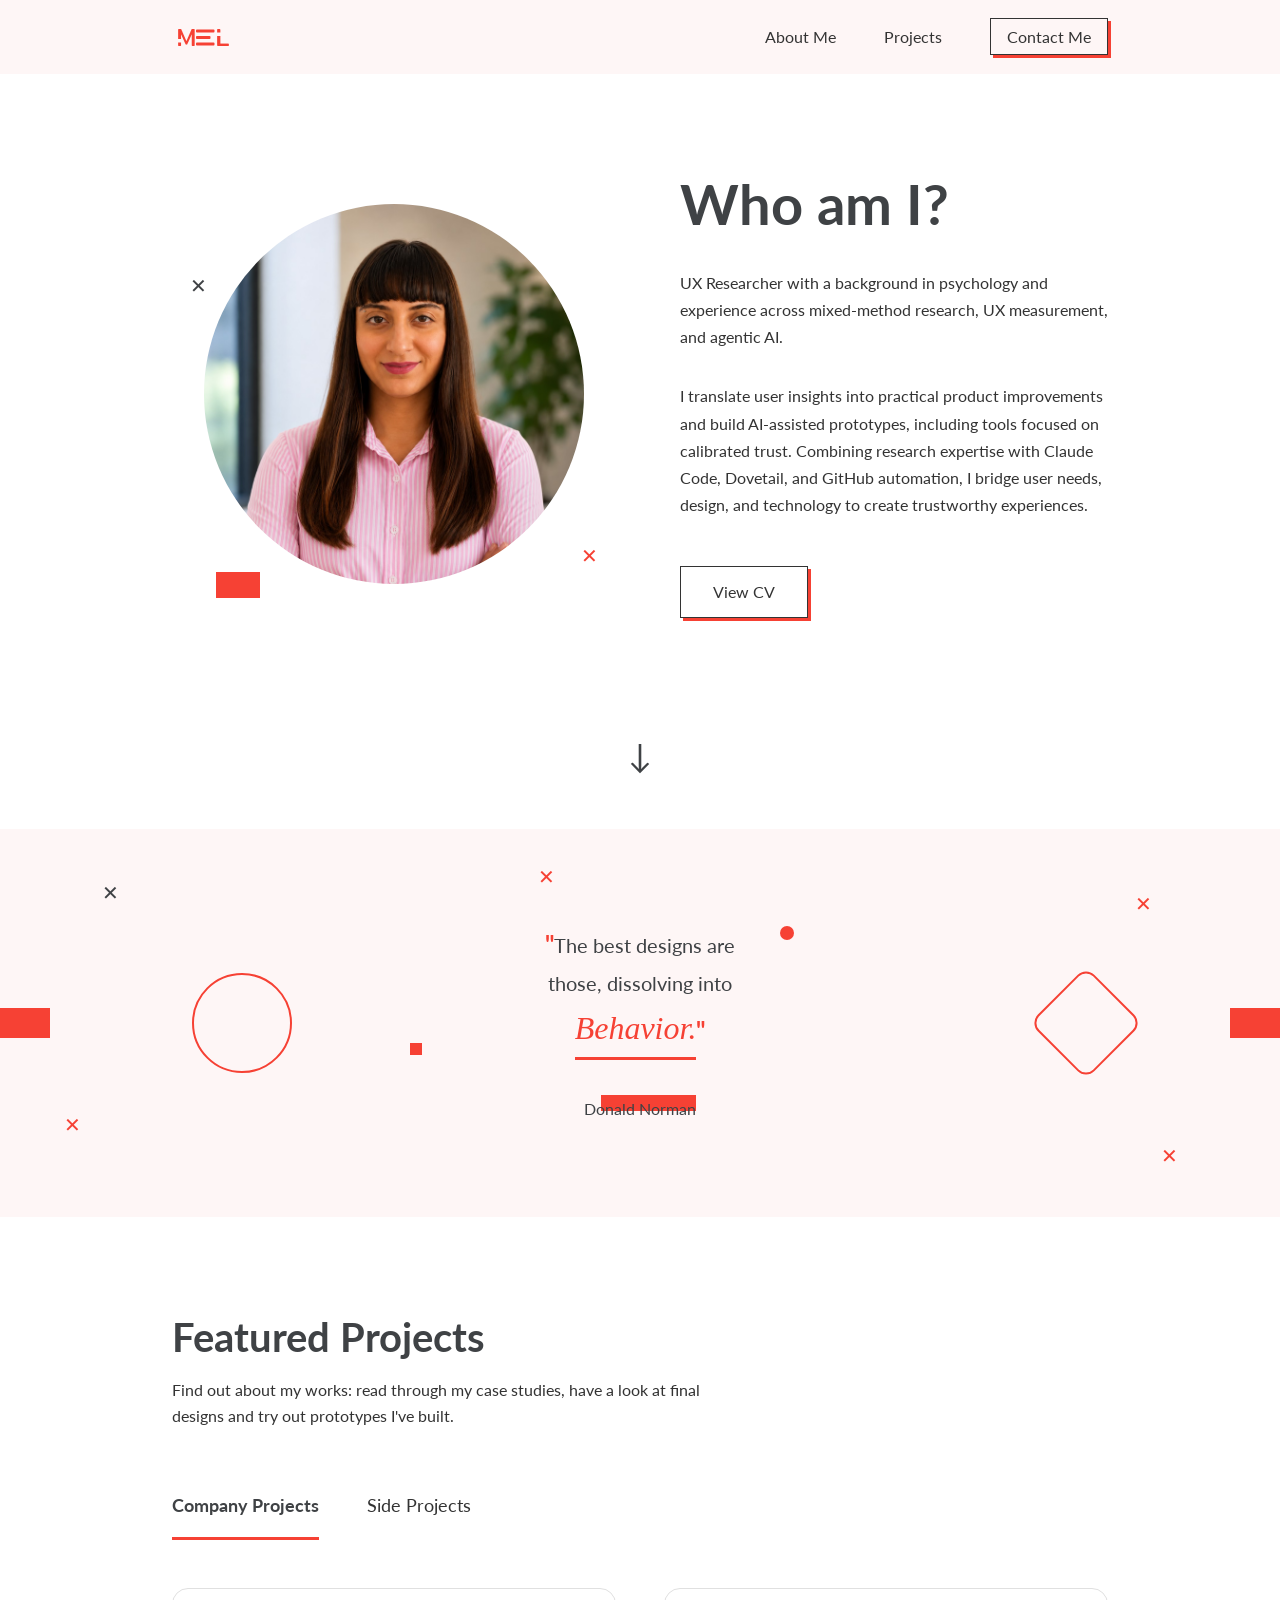
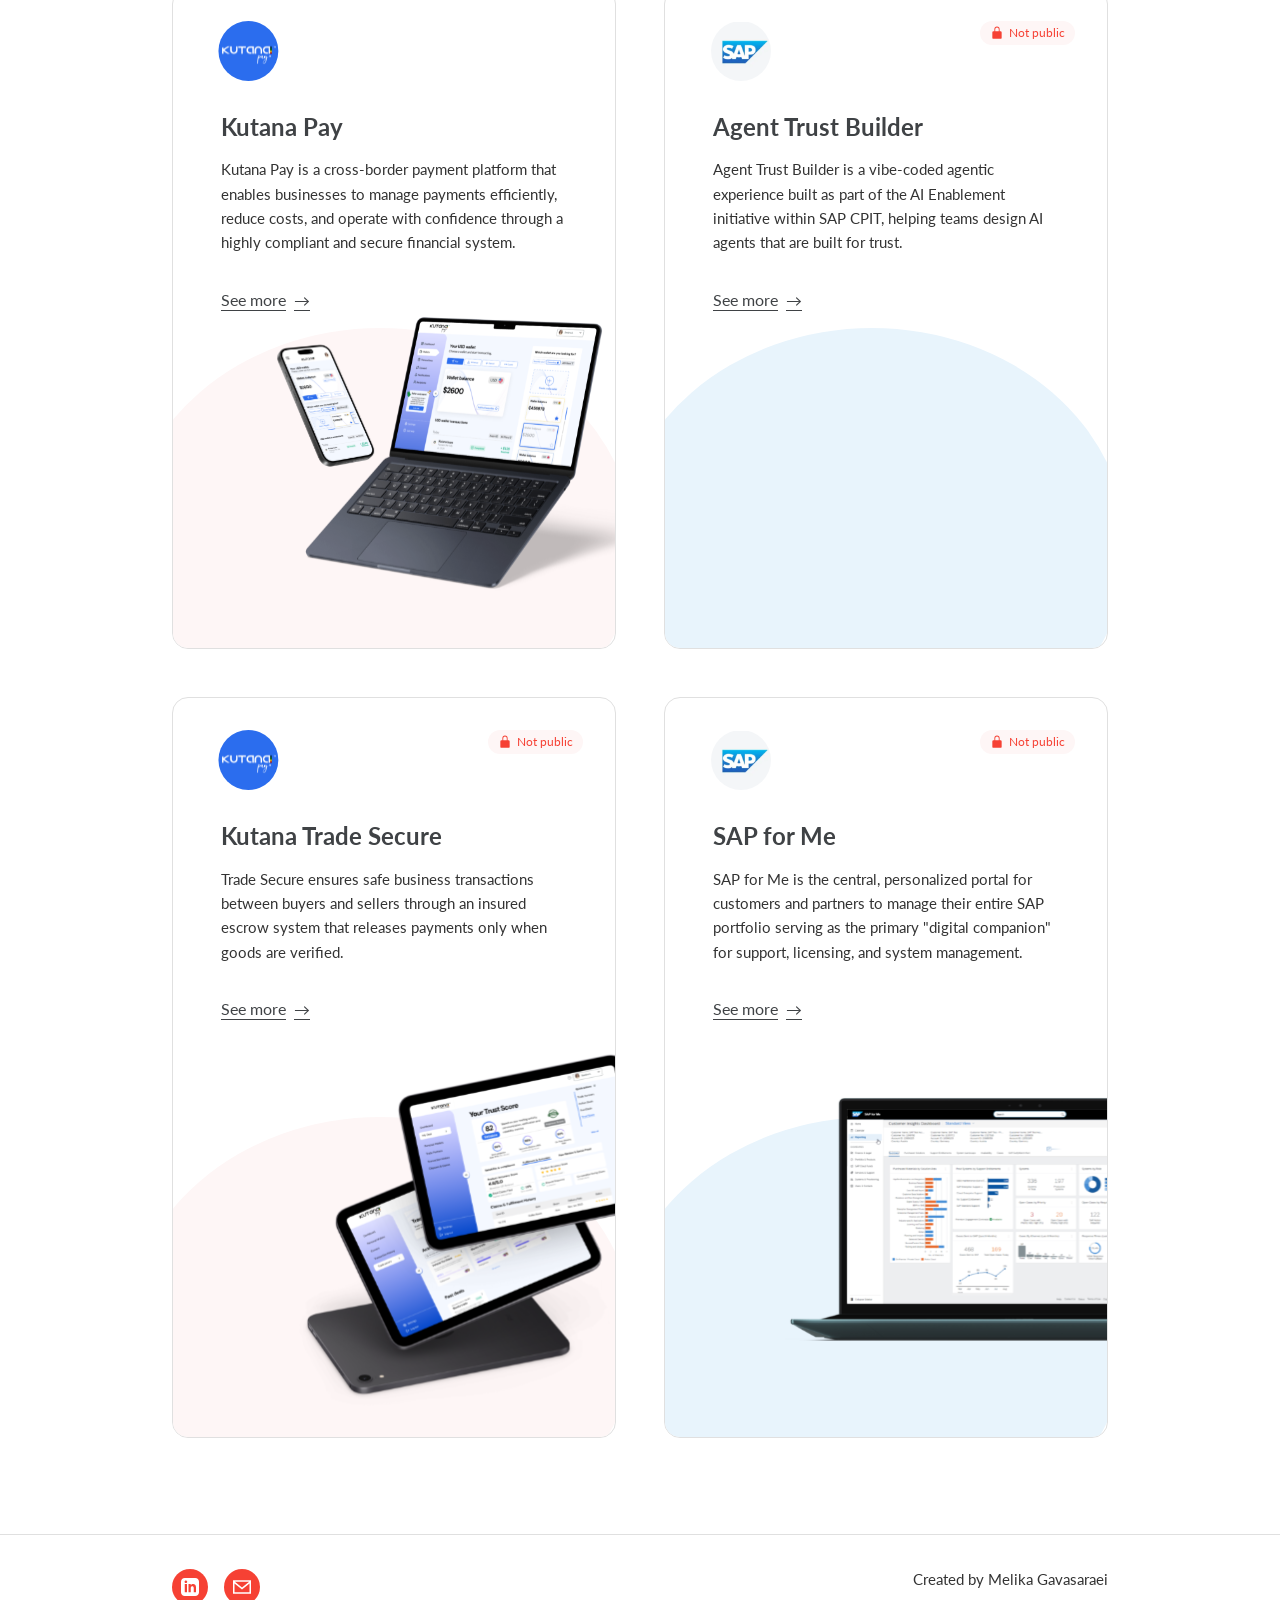
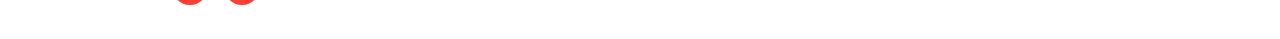
<file: index.html>
<!DOCTYPE html>
<html lang="en">

<head>
    <meta charset="UTF-8">
    <meta name="viewport" content="width=device-width, initial-scale=1.0">
    <meta name="description" content="Melika Gavasaraei: UX Researcher with a background in psychology and experience
across mixed-method research, UX measurement, and agentic AI">
    <meta name="keywords"
        content="Melika Gavasaraei, UI/UX Design, Portfolio, Web Design, Mobile Design, User Experience">
    <meta name="author" content="Your Name">

    <!-- Open Graph Meta Tags -->
    <meta property="og:title" content="Melika Gavasaraei: UI/UX Researcher & Designer Portfolio">
    <meta property="og:description" content="UX Researcher with a background in psychology and experience
across mixed-method research, UX measurement, and agentic AI">
    <meta property="og:type" content="website">
    <meta property="og:url" content="https://melikamzg.github.io/melika-portfolio/">

    <title>Melika Gavasaraei - UX Researcher with a background in psychology and experience
        across mixed-method research, UX measurement, and agentic AI</title>

    <!-- Google Fonts -->
    <link rel="preconnect" href="https://fonts.googleapis.com">
    <link rel="preconnect" href="https://fonts.gstatic.com" crossorigin>
    <link href="https://fonts.googleapis.com/css2?family=Lato:wght@300;400;700&display=swap" rel="stylesheet">

    <!-- Stylesheets -->
    <link rel="stylesheet" href="css/reset.css">
    <link rel="stylesheet" href="css/style.css">
</head>

<body>
    <!-- Navigation -->
    <nav class="nav">
        <div class="container nav__container">
            <a href="index.html" class="nav__logo">
                <img src="assets/home/logo.png" alt="MEL logo">
            </a>

            <div class="nav__toggle" id="navToggle" aria-label="Toggle navigation">
                <span class="nav__toggle-bar"></span>
                <span class="nav__toggle-bar"></span>
                <span class="nav__toggle-bar"></span>
            </div>

            <ul class="nav__menu" id="navMenu">
                <li><a href="#about" class="nav__link">About Me</a></li>
                <li><a href="#projects" class="nav__link">Projects</a></li>
                <li><a href="contact.html" class="nav__link nav__cta">Contact Me</a></li>
            </ul>
        </div>
    </nav>

    <!-- Hero Section -->
    <section class="hero" id="about">
        <div class="container">
            <div class="hero__content">
                <div class="hero__image-wrapper">
                    <div class="hero__image">
                        <img src="assets/home/me.png" alt="Melika - UX Designer" loading="lazy">
                    </div>
                    <span class="hero__decoration hero__decoration--x-left">✕</span>
                    <span class="hero__decoration hero__decoration--x-right">✕</span>
                    <span class="hero__decoration hero__decoration--square"></span>
                </div>
                <div class="hero__text">
                    <h1>Who am I?</h1>
                    <p>UX Researcher with a background in psychology and experience
                        across mixed-method research, UX measurement, and agentic AI. </p>
                    <p>
                        I translate user insights into practical product improvements and build
                        AI-assisted prototypes, including tools focused on calibrated trust.
                        Combining research expertise with Claude Code, Dovetail, and
                        GitHub automation, I bridge user needs, design, and technology to
                        create trustworthy experiences.</p>
                    <a href="assets/cv.pdf" target="_blank" class="btn btn--outline">View CV</a>
                </div>
            </div>
            <div class="hero__scroll-indicator">
                <span class="hero__scroll-arrow">↓</span>
            </div>
        </div>
    </section>

    <!-- Quote Section -->
    <section class="quote-section">
        <div class="quote-section__decorations">
            <span class="quote-decoration quote-decoration--x quote-decoration--x1">✕</span>
            <span class="quote-decoration quote-decoration--x quote-decoration--x2">✕</span>
            <span class="quote-decoration quote-decoration--x quote-decoration--x3">✕</span>
            <span class="quote-decoration quote-decoration--x quote-decoration--x4">✕</span>
            <span class="quote-decoration quote-decoration--x quote-decoration--x5">✕</span>
            <span class="quote-decoration quote-decoration--circle"></span>
            <span class="quote-decoration quote-decoration--diamond"></span>
            <span class="quote-decoration quote-decoration--dot"></span>
            <span class="quote-decoration quote-decoration--rect quote-decoration--rect-left"></span>
            <span class="quote-decoration quote-decoration--rect quote-decoration--rect-right"></span>
            <span class="quote-decoration quote-decoration--small-square"></span>
        </div>
        <div class="container">
            <blockquote class="quote-section__quote">
                <p class="quote-line"><span class="quote-mark">"</span>The best designs are</p>
                <p class="quote-line">those, dissolving into</p>
                <p class="quote-line"><em class="quote-highlight">Behavior.</em><span class="quote-mark">"</span></p>
                <cite>Donald Norman</cite>
            </blockquote>
        </div>
    </section>

    <!-- Projects Section -->
    <section class="projects" id="projects">
        <div class="container">
            <div class="projects__header">
                <h2>Featured Projects</h2>
                <p>Find out about my works: read through my case studies, have a look at final designs and try out
                    prototypes I've built.</p>
            </div>

            <!-- Project Tabs -->
            <div class="projects__tabs">
                <button class="tab active" data-tab="company">Company Projects</button>
                <button class="tab" data-tab="side">Side Projects</button>
            </div>

            <!-- Company Projects -->
            <div class="tab-content active" id="company">
                <div class="projects__grid">
                    <div class="project-card">
                        <div class="project-card__header">
                            <img src="assets/home/company-projects/kutana-logo.svg" alt="Kutana Pay logo"
                                class="project-card__logo project-card__logo--wide">
                        </div>
                        <div class="project-card__content">
                            <h3 class="project-card__title">Kutana Pay</h3>
                            <p class="project-card__description">Kutana Pay is a cross-border payment platform that
                                enables businesses to manage payments efficiently, reduce costs, and operate with
                                confidence through a highly compliant and secure financial system.</p>
                            <a href="projects/kutanapay.html" class="project-card__link">See more <span>→</span></a>
                        </div>
                        <div class="project-card__mockup project-card__mockup--pink">
                            <img src="assets/home/company-projects/kutanapay.svg" alt="Kutana Pay mockup"
                                loading="lazy">
                        </div>
                    </div>

                    <div class="project-card">
                        <div class="project-card__header">
                            <img src="assets/home/company-projects/sap-logo.svg" alt="SAP logo"
                                class="project-card__logo project-card__logo--wide">
                            <span class="project-card__badge">
                                <svg width="14" height="14" viewBox="0 0 24 24" fill="currentColor" aria-hidden="true">
                                    <path fill-rule="evenodd"
                                        d="M12 1a4.5 4.5 0 00-4.5 4.5V9H6a2 2 0 00-2 2v9a2 2 0 002 2h12a2 2 0 002-2v-9a2 2 0 00-2-2h-1.5V5.5A4.5 4.5 0 0012 1zm3 8V5.5a3 3 0 10-6 0V9h6z"
                                        clip-rule="evenodd" />
                                </svg>
                                Not public
                            </span>
                        </div>
                        <div class="project-card__content">
                            <h3 class="project-card__title">Agent Trust Builder</h3>
                            <p class="project-card__description">Agent Trust Builder is a vibe-coded agentic
                                experience built as part of the AI Enablement initiative within SAP CPIT, helping
                                teams design AI agents that are built for trust.</p>
                            <a href="#" class="project-card__link">See more <span>→</span></a>
                        </div>
                        <div class="project-card__mockup project-card__mockup--blue">
                        </div>
                    </div>

                    <div class="project-card">
                        <div class="project-card__header">
                            <img src="assets/home/company-projects/kutana-logo.svg" alt="Kutana logo"
                                class="project-card__logo project-card__logo--wide">
                            <span class="project-card__badge">
                                <svg width="14" height="14" viewBox="0 0 24 24" fill="currentColor" aria-hidden="true">
                                    <path fill-rule="evenodd"
                                        d="M12 1a4.5 4.5 0 00-4.5 4.5V9H6a2 2 0 00-2 2v9a2 2 0 002 2h12a2 2 0 002-2v-9a2 2 0 00-2-2h-1.5V5.5A4.5 4.5 0 0012 1zm3 8V5.5a3 3 0 10-6 0V9h6z"
                                        clip-rule="evenodd" />
                                </svg>
                                Not public
                            </span>
                        </div>
                        <div class="project-card__content">
                            <h3 class="project-card__title">Kutana Trade Secure</h3>
                            <p class="project-card__description">Trade Secure ensures safe business transactions between
                                buyers and sellers through an insured escrow system that releases payments only when
                                goods are verified.</p>
                            <a href="https://kutanapay.com/" class="project-card__link" target="_blank"
                                rel="noopener">See more <span>→</span></a>
                        </div>
                        <div class="project-card__mockup project-card__mockup--pink">
                            <img src="assets/home/company-projects/kutana-trade-secure.svg"
                                alt="Kutana Trade Secure mockup" loading="lazy">
                        </div>
                    </div>

                    <div class="project-card">
                        <div class="project-card__header">
                            <img src="assets/home/company-projects/sap-logo.svg" alt="SAP logo"
                                class="project-card__logo project-card__logo--wide">
                            <span class="project-card__badge">
                                <svg width="14" height="14" viewBox="0 0 24 24" fill="currentColor" aria-hidden="true">
                                    <path fill-rule="evenodd"
                                        d="M12 1a4.5 4.5 0 00-4.5 4.5V9H6a2 2 0 00-2 2v9a2 2 0 002 2h12a2 2 0 002-2v-9a2 2 0 00-2-2h-1.5V5.5A4.5 4.5 0 0012 1zm3 8V5.5a3 3 0 10-6 0V9h6z"
                                        clip-rule="evenodd" />
                                </svg>
                                Not public
                            </span>
                        </div>
                        <div class="project-card__content">
                            <h3 class="project-card__title">SAP for Me</h3>
                            <p class="project-card__description">SAP for Me is the central, personalized portal for
                                customers and partners to manage their entire SAP portfolio serving as the primary
                                "digital companion" for support, licensing, and system management.</p>
                            <a href="https://me.sap.com/" class="project-card__link">See more <span>→</span></a>
                        </div>
                        <div class="project-card__mockup project-card__mockup--blue">
                            <img src="assets/home/company-projects/sap-for-me.svg" alt="SAP For Me mockup"
                                loading="lazy">
                        </div>
                    </div>
                </div>
            </div>

            <!-- Side Projects -->
            <div class="tab-content" id="side">
                <div class="projects__grid projects__grid--side">
                    <!-- Tote Bag App -->
                    <div class="project-card project-card--small project-card--totebag">
                        <span class="project-card__circle project-card__circle--top"></span>
                        <div class="project-card__header">
                            <img src="assets/home/side-projects/totebag-logo.svg" alt="Totebag logo"
                                class="project-card__logo">
                        </div>
                        <div class="project-card__content">
                            <h3 class="project-card__title">Tote Bag App</h3>
                            <p class="project-card__description">AI powered shopping app designed to enhance user
                                experience by finding the perfect products that fit best with user needs.</p>
                            <a href="projects/totebag.html" class="project-card__link">See more <span>→</span></a>
                        </div>
                        <div class="project-card__mockup project-card__mockup--yellow">
                            <span class="project-card__circle project-card__circle--bottom"></span>
                            <img src="assets/home/side-projects/totebag-mockup.svg" alt="Totebag mockup" loading="lazy">
                        </div>
                    </div>

                    <!-- Gigulu Chatbot -->
                    <div class="project-card project-card--small project-card--gigulu">
                        <span class="project-card__circle project-card__circle--top"></span>
                        <div class="project-card__header">
                            <img src="assets/home/side-projects/gigulu-logo.svg" alt="Gigulu logo"
                                class="project-card__logo">
                        </div>
                        <div class="project-card__content">
                            <h3 class="project-card__title">Gigulu Chatbot</h3>
                            <p class="project-card__description">A platform which helps freelancers and clients from the
                                creative sector find their next gig or project, or the best talent with an AI assistant.
                            </p>
                            <a href="projects/gigulu.html" class="project-card__link">See more <span>→</span></a>
                        </div>
                        <div class="project-card__mockup project-card__mockup--blue-light">
                            <span class="project-card__circle project-card__circle--bottom"></span>
                            <img src="assets/home/side-projects/gigulu-mockup.svg" alt="Gigulu mockup" loading="lazy">
                        </div>
                    </div>

                    <!-- Floo Pay - Featured Horizontal Card -->
                    <div class="project-card project-card--featured">
                        <span class="project-card__circle project-card__circle--top"></span>
                        <div class="project-card__body">
                            <div class="project-card__left">
                                <div class="project-card__header">
                                    <img src="assets/home/side-projects/floopay-logo.svg" alt="Floopay logo"
                                        class="project-card__logo">
                                </div>
                                <div class="project-card__content">
                                    <h3 class="project-card__title">Floo Pay</h3>
                                    <p class="project-card__description">FlooPay is a digital financial management
                                        platform that enables users to track their income, expenses, transactions, and
                                        wallets while also providing currency conversion services.</p>
                                    <a href="projects/floopay.html" class="project-card__link">See more
                                        <span>→</span></a>
                                </div>
                            </div>
                            <div class="project-card__mockup project-card__mockup--pink">
                                <img src="assets/home/side-projects/floopay-mockup.svg" alt="Floopay mockup"
                                    loading="lazy">
                            </div>
                        </div>
                    </div>
                </div>
            </div>
        </div>
    </section>

    <!-- Footer -->
    <footer class="footer">
        <div class="container footer__container">
            <div class="footer__social">
                <a href="https://www.linkedin.com/in/melikamzg/" class="footer__social-link" aria-label="LinkedIn"
                    target="_blank" rel="noopener">
                    <svg width="24" height="24" viewBox="0 0 24 24" fill="currentColor">
                        <path
                            d="M19 0h-14c-2.761 0-5 2.239-5 5v14c0 2.761 2.239 5 5 5h14c2.762 0 5-2.239 5-5v-14c0-2.761-2.238-5-5-5zm-11 19h-3v-11h3v11zm-1.5-12.268c-.966 0-1.75-.79-1.75-1.764s.784-1.764 1.75-1.764 1.75.79 1.75 1.764-.783 1.764-1.75 1.764zm13.5 12.268h-3v-5.604c0-3.368-4-3.113-4 0v5.604h-3v-11h3v1.765c1.396-2.586 7-2.777 7 2.476v6.759z" />
                    </svg>
                </a>
                <a href="mailto:melikamzg@outlook.com" class="footer__social-link" aria-label="Email">
                    <svg width="24" height="24" viewBox="0 0 24 24" fill="currentColor">
                        <path
                            d="M0 3v18h24v-18h-24zm21.518 2l-9.518 7.713-9.518-7.713h19.036zm-19.518 14v-11.817l10 8.104 10-8.104v11.817h-20z" />
                    </svg>
                </a>
            </div>
            <p class="footer__credit">Created by Melika Gavasaraei</p>
        </div>
    </footer>

    <!-- JavaScript -->
    <script src="js/main.js"></script>
</body>

</html>
</file>
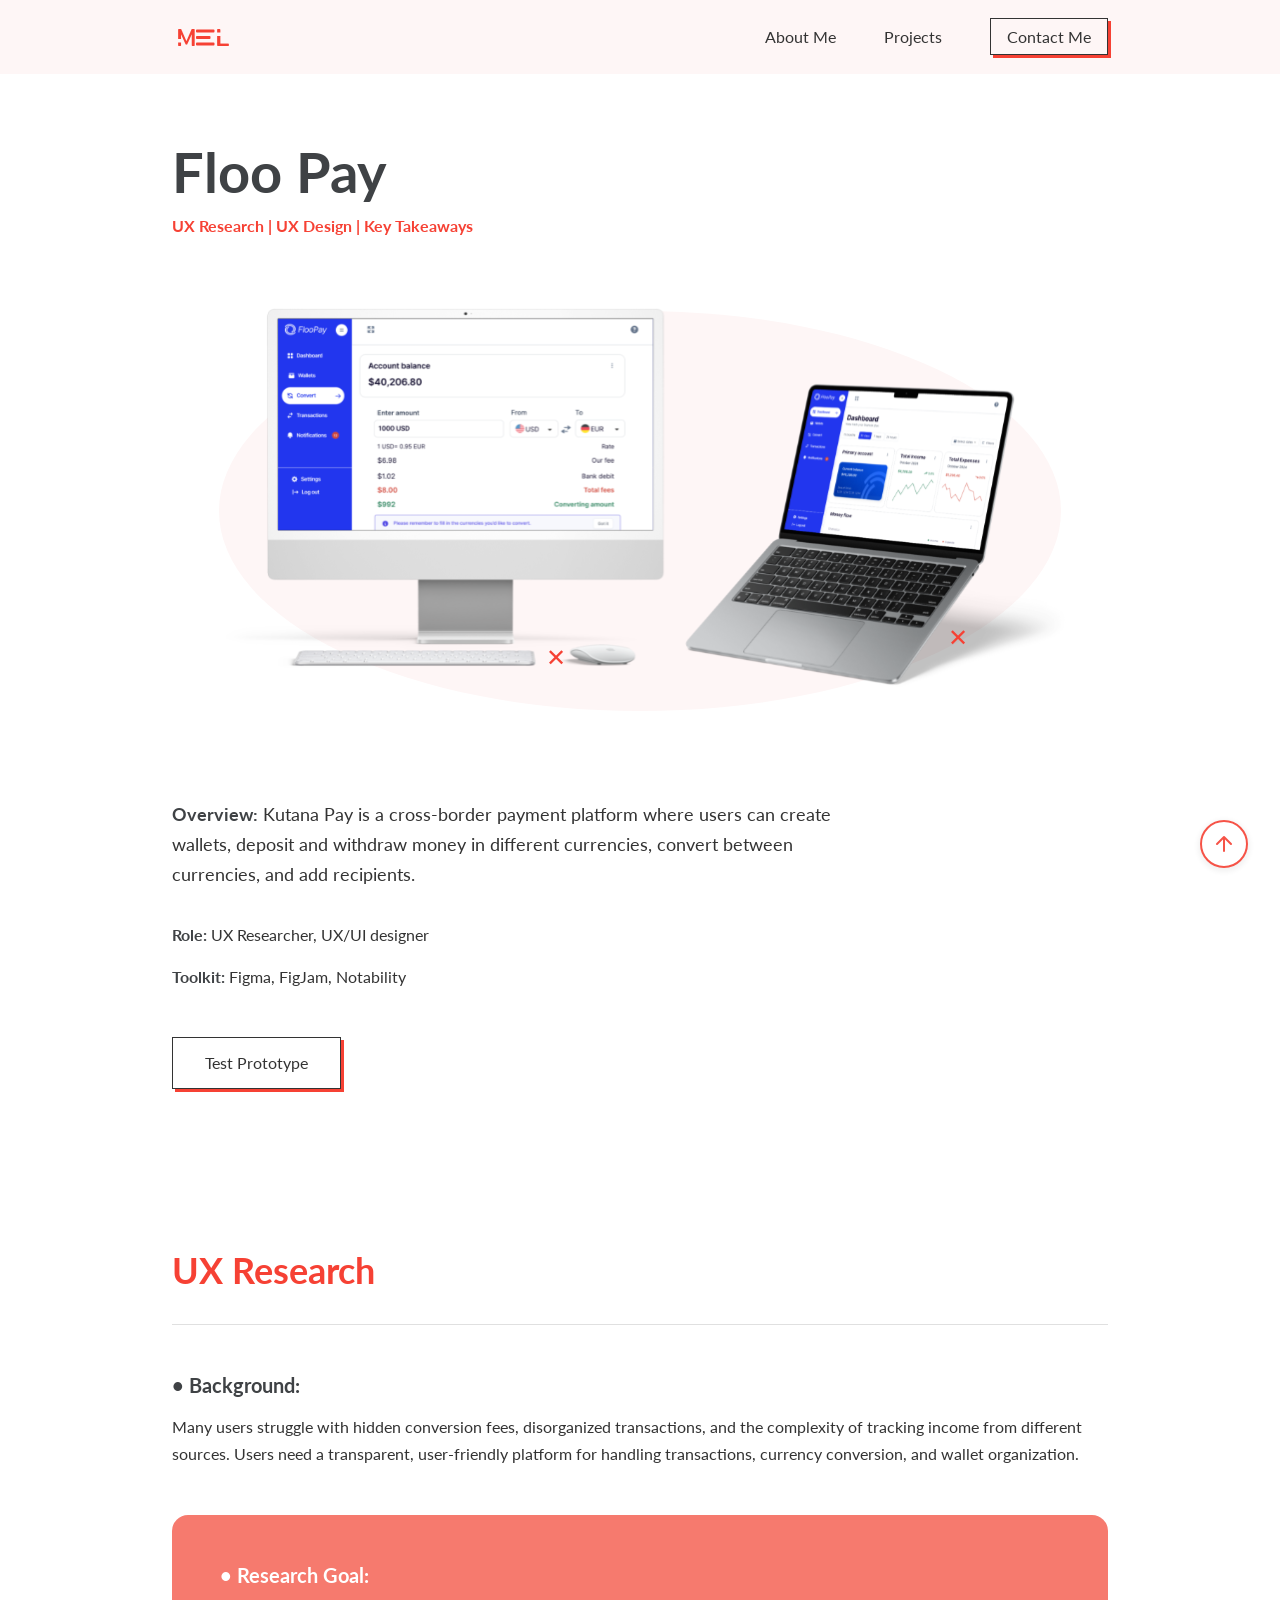
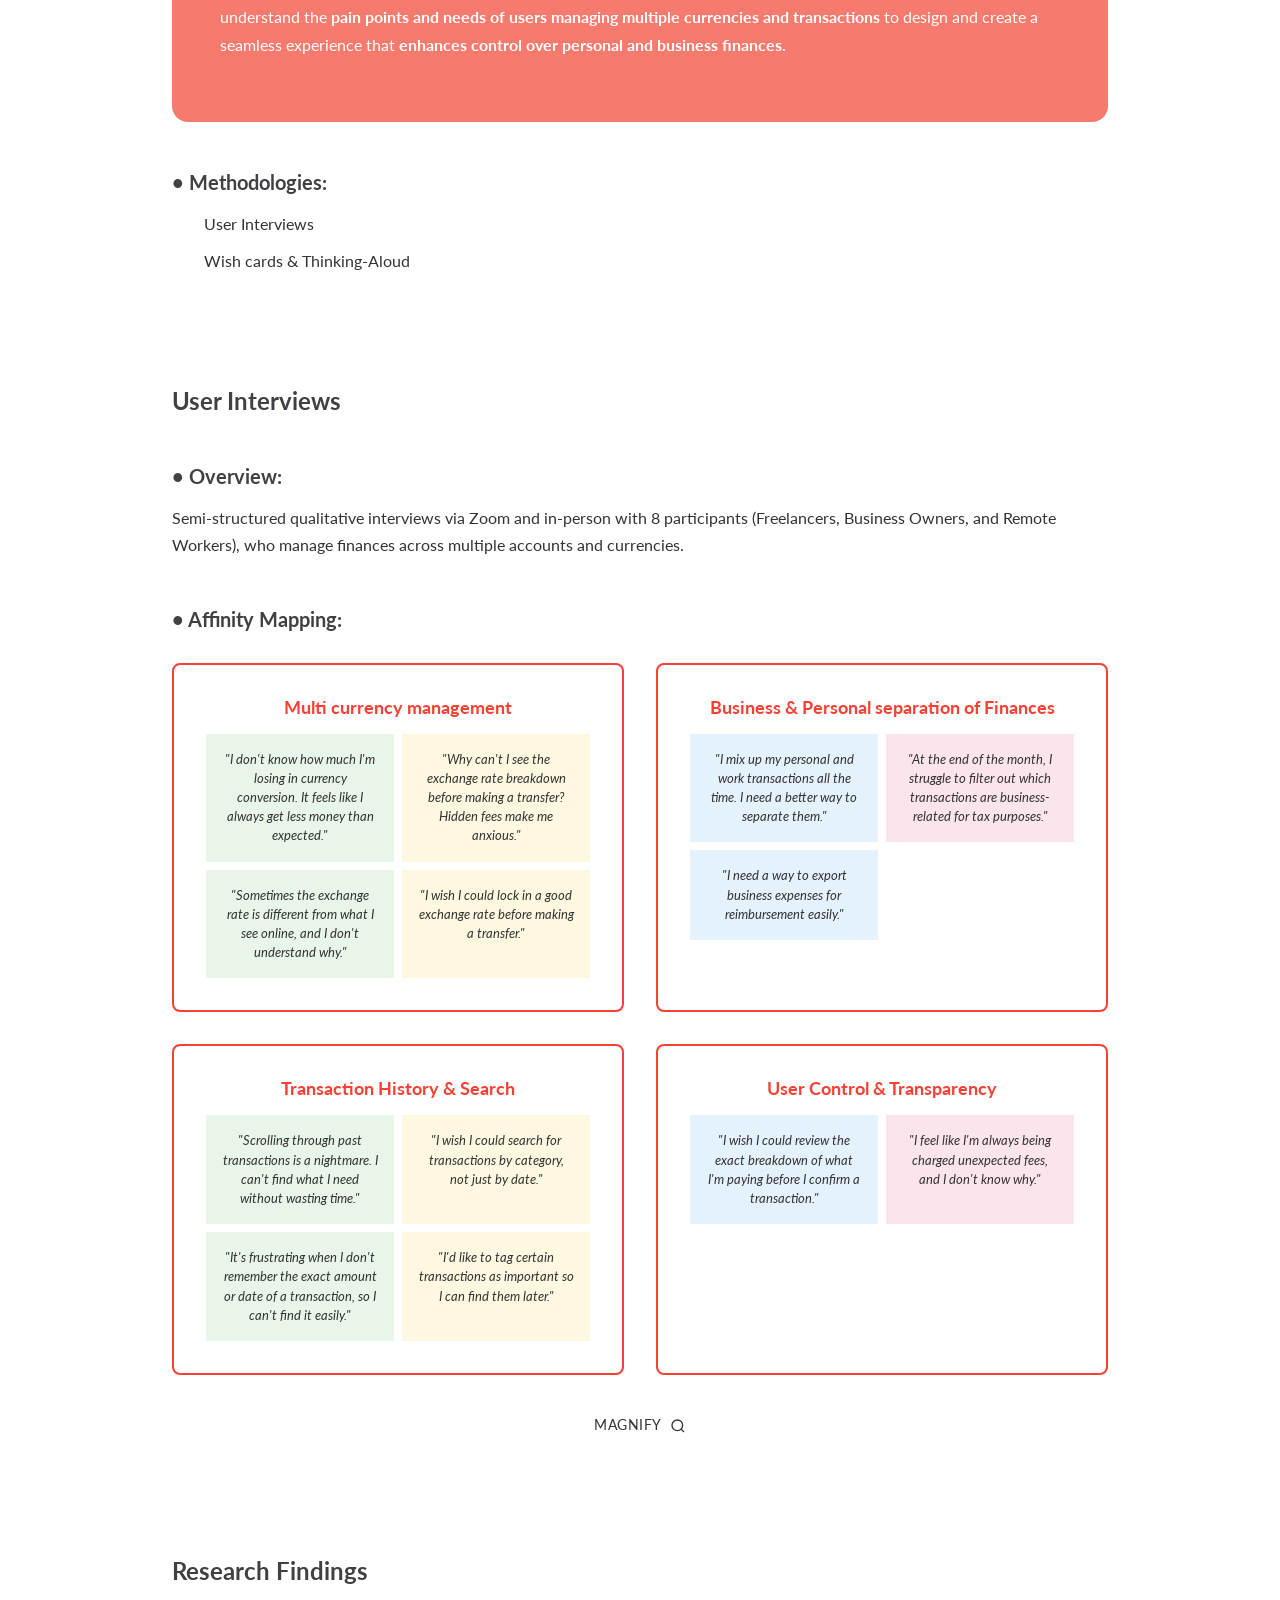
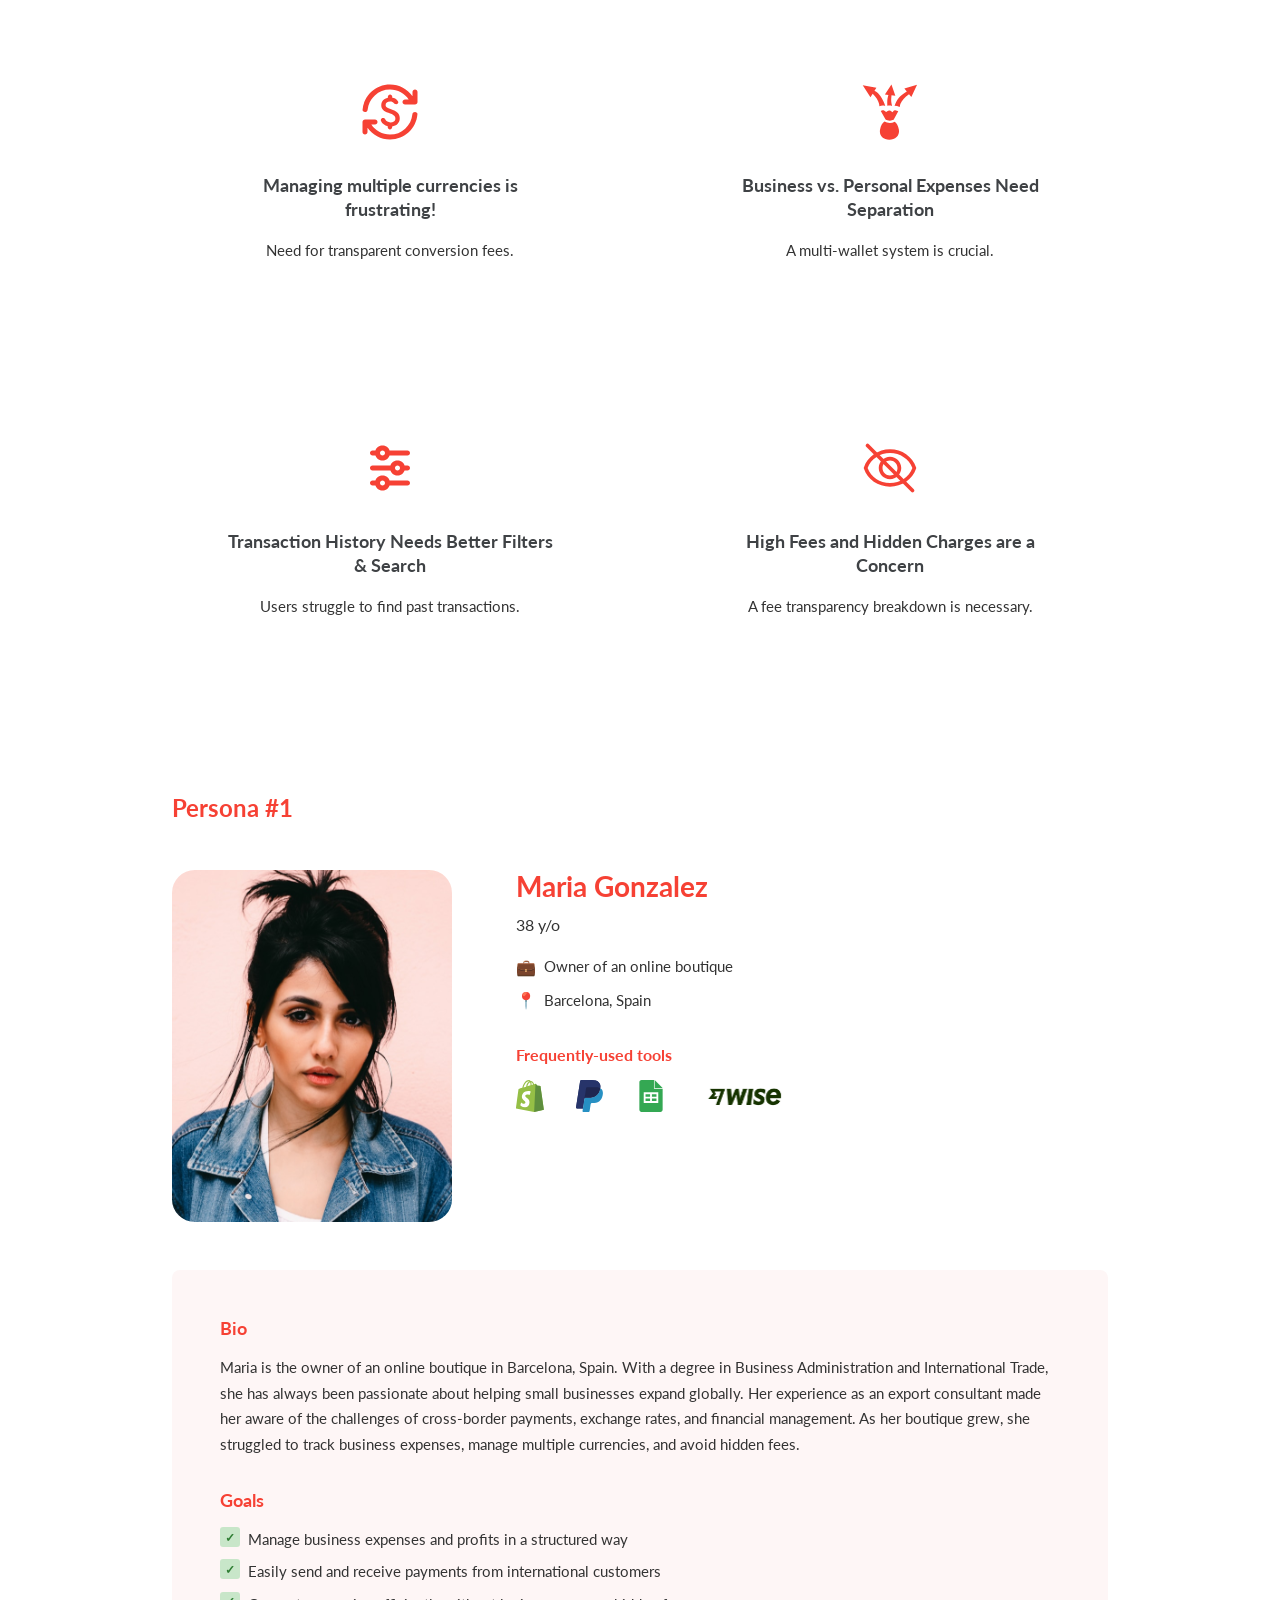
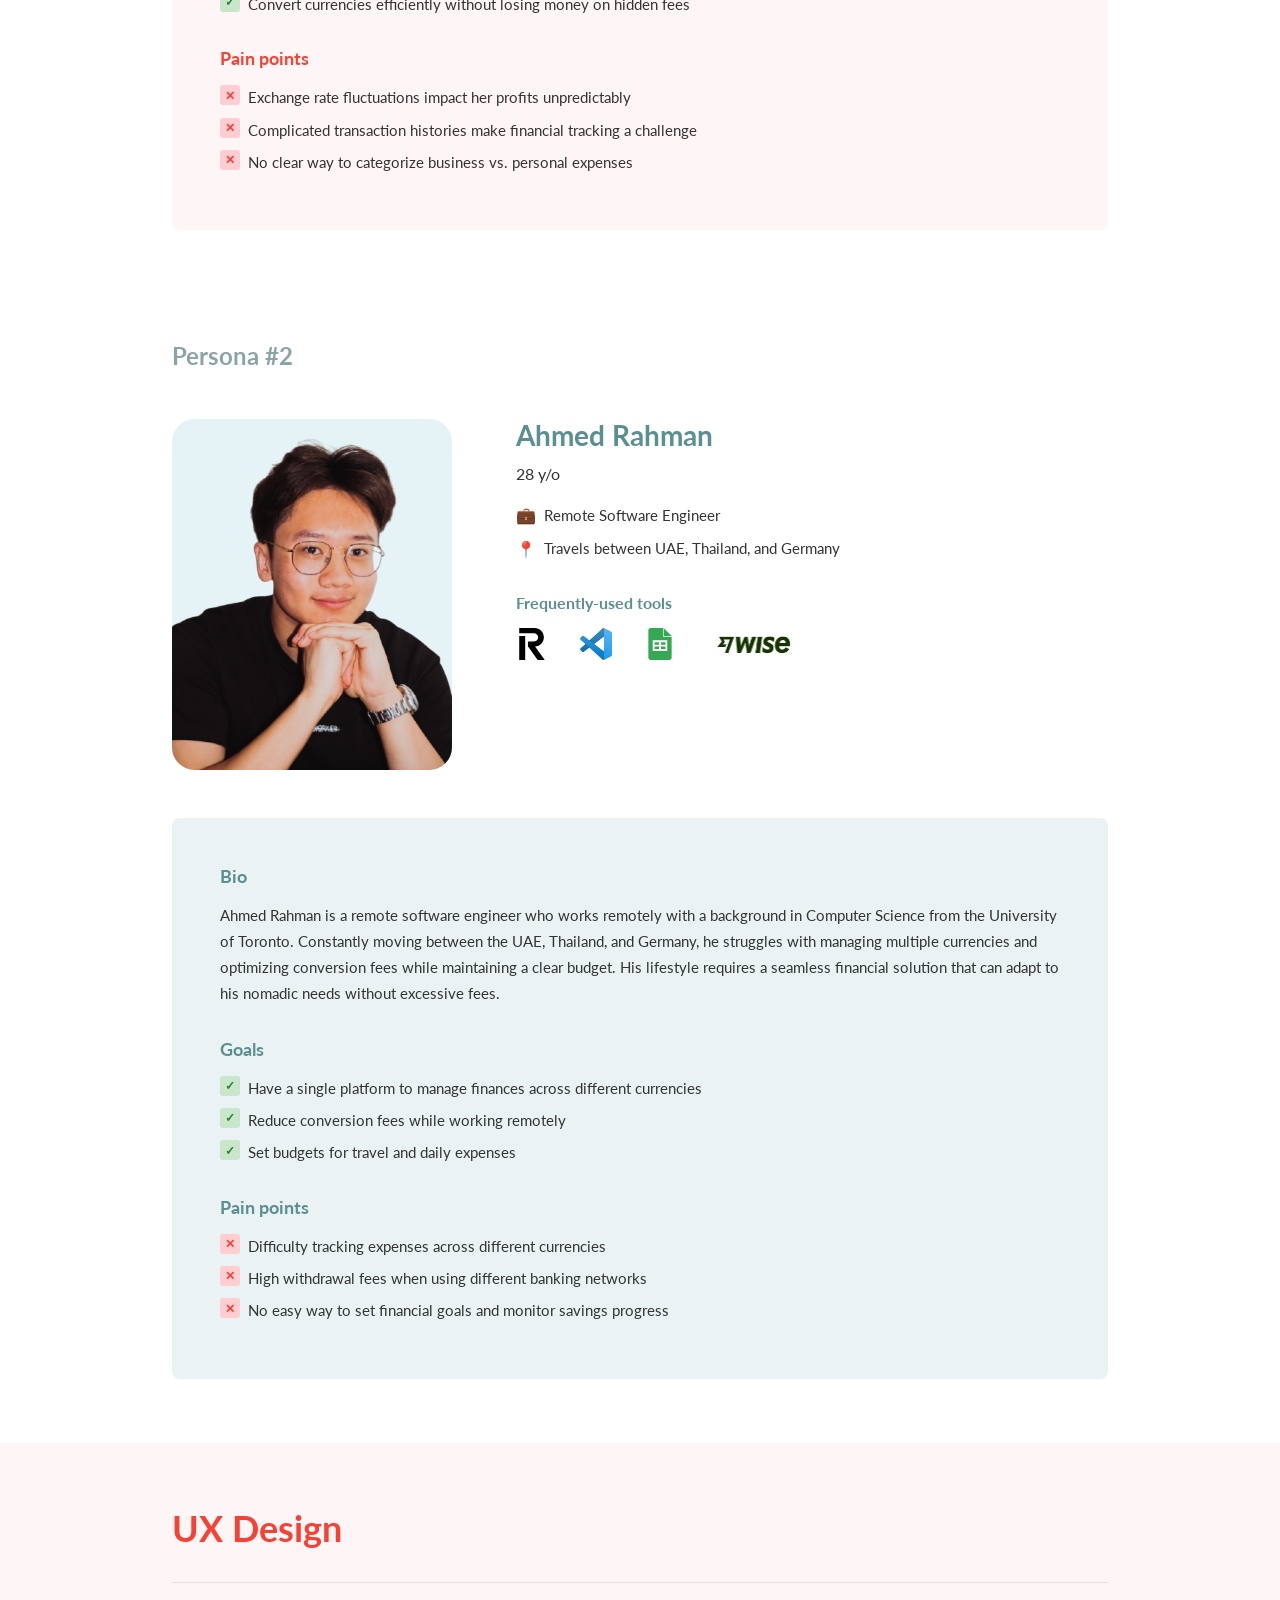
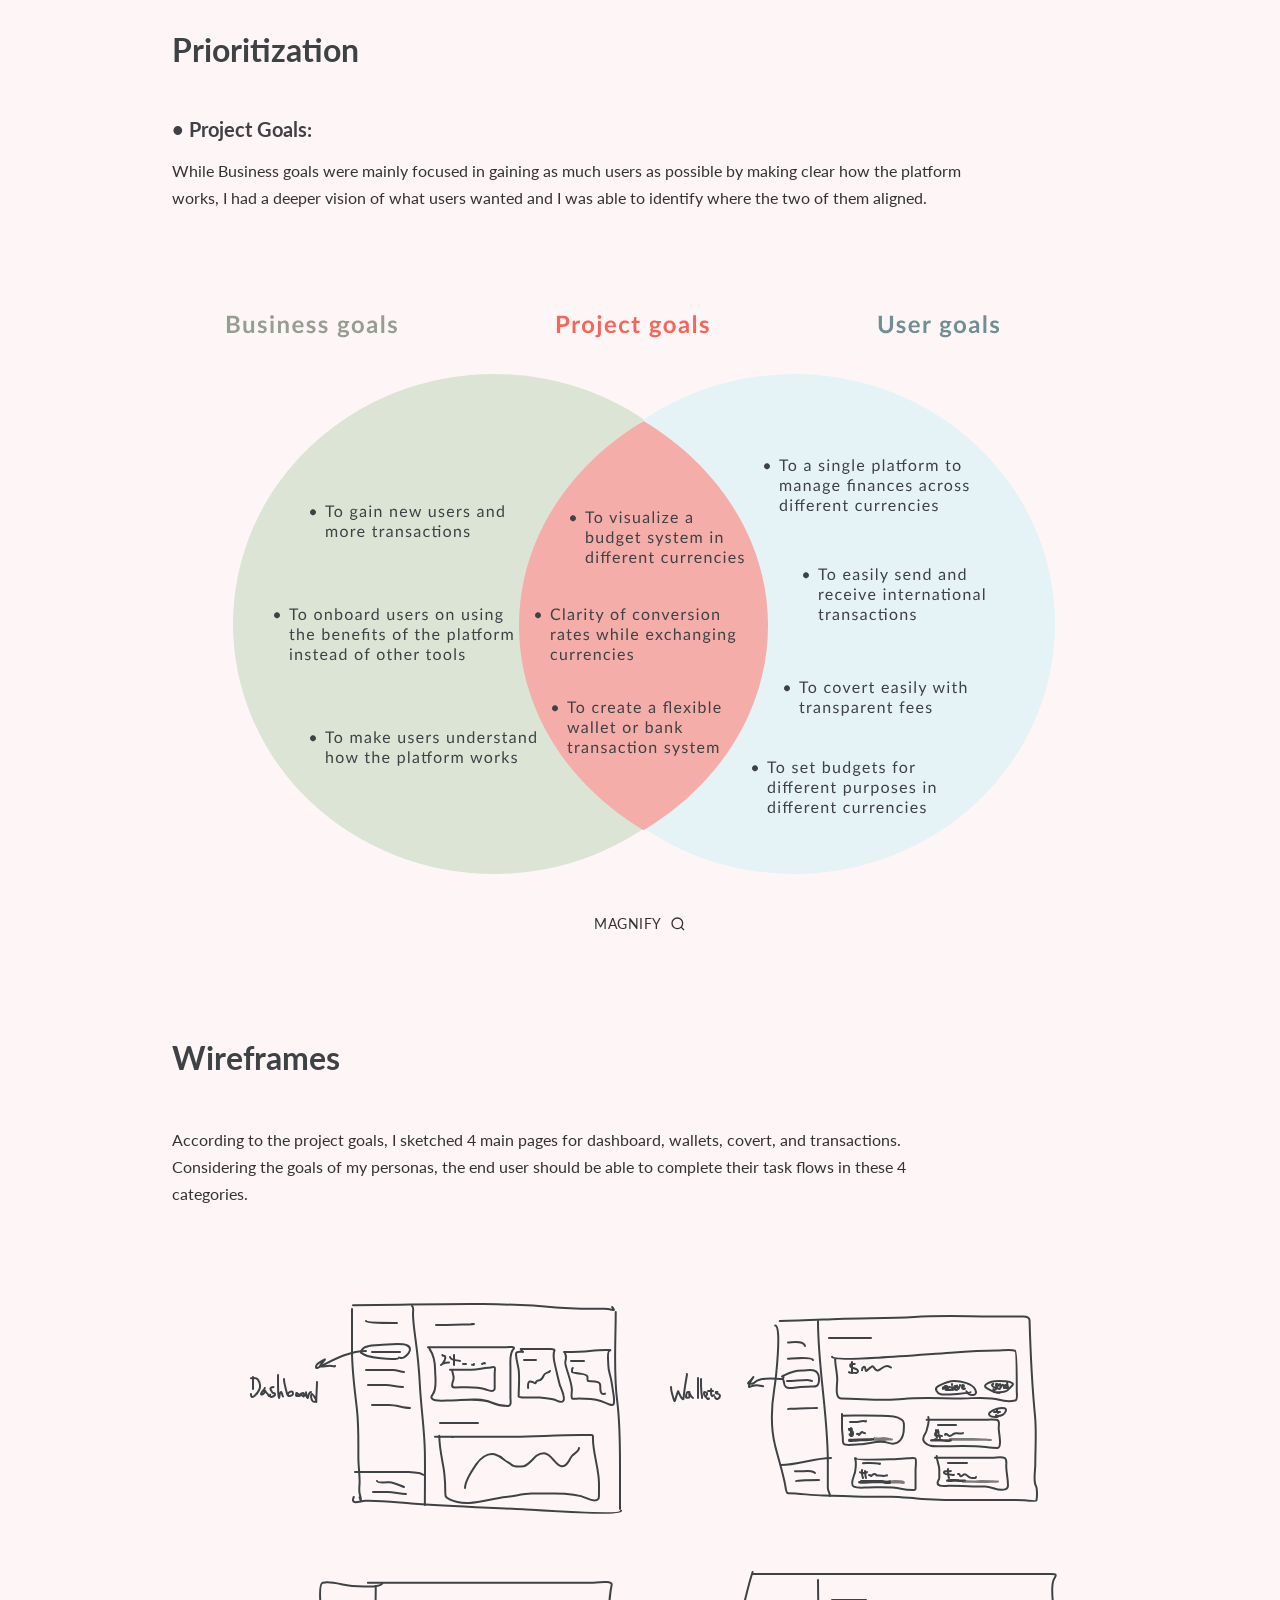
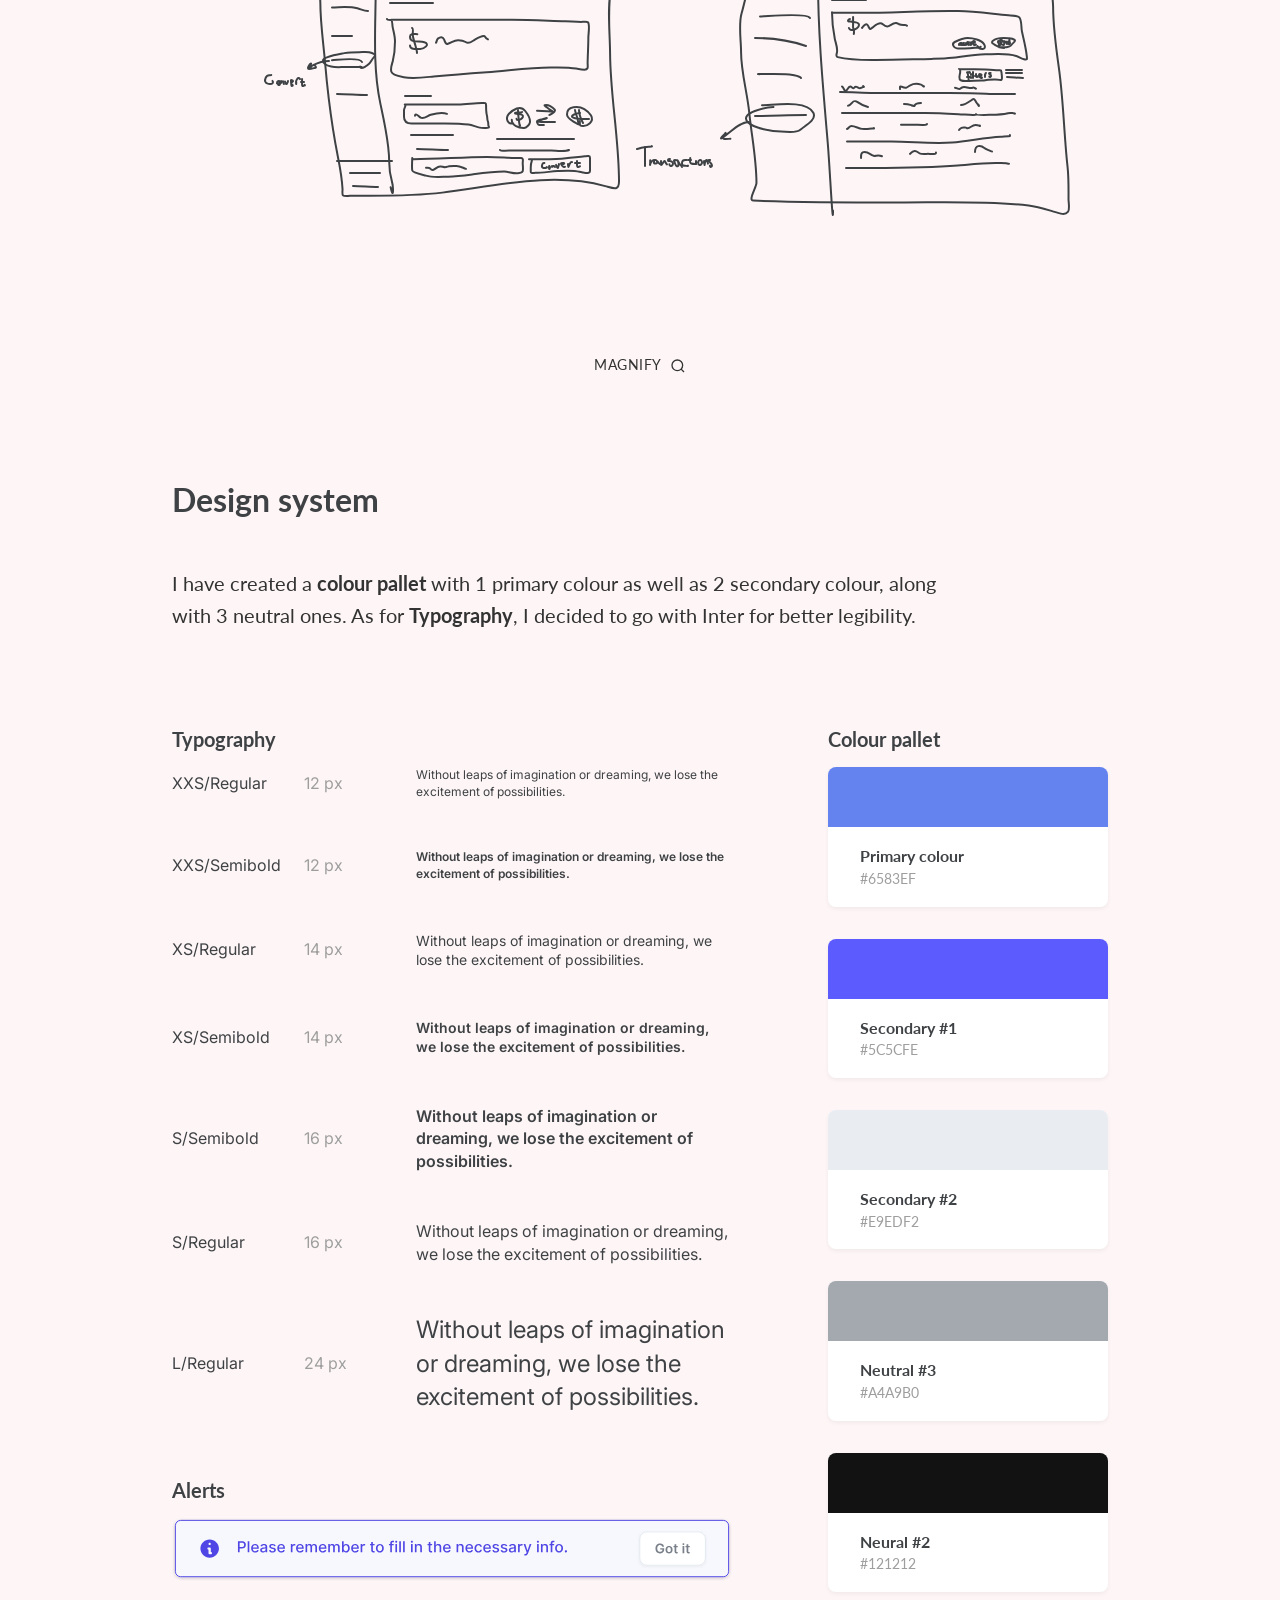
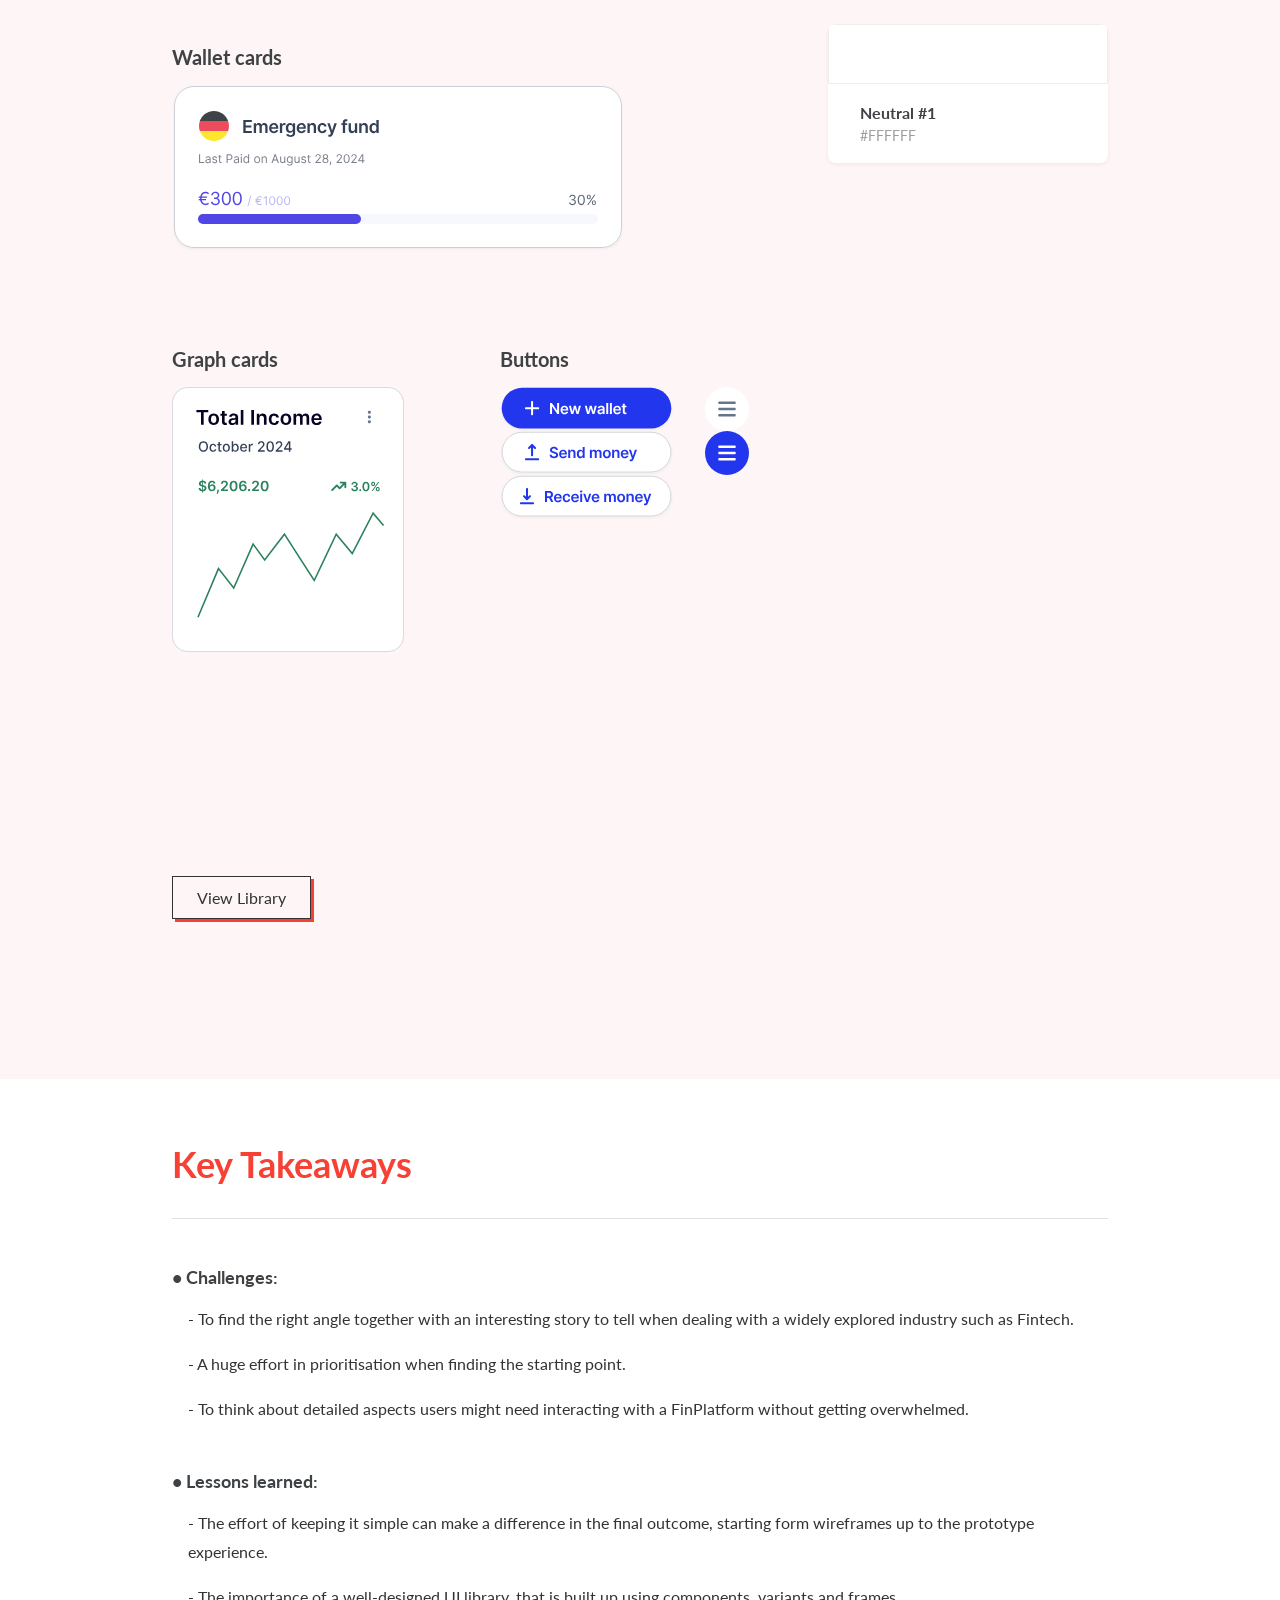
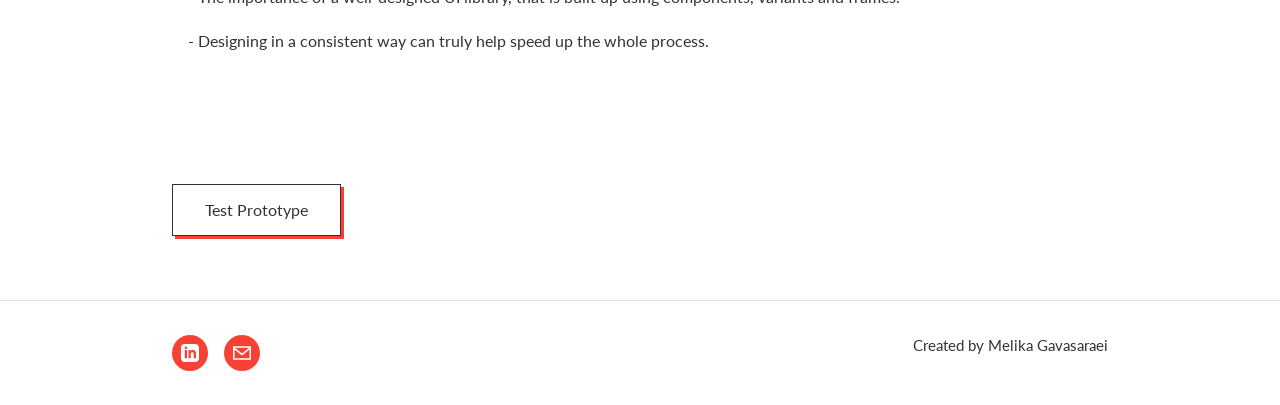
<file: projects/floopay.html>
<!DOCTYPE html>
<html lang="en">

<head>
    <meta charset="UTF-8">
    <meta name="viewport" content="width=device-width, initial-scale=1.0">
    <meta name="description" content="Floopay - Modern freelancer payment management app case study">
    <meta name="keywords" content="UI/UX Design, Floopay, Payment App, Freelancer, Case Study">
    <meta name="author" content="Your Name">

    <!-- Open Graph Meta Tags -->
    <meta property="og:title" content="Floopay Case Study - UI/UX Designer Portfolio">
    <meta property="og:description" content="Modern freelancer payment management app case study">
    <meta property="og:type" content="website">

    <title>Floopay Case Study - UI/UX Designer Portfolio</title>

    <!-- Google Fonts -->
    <link rel="preconnect" href="https://fonts.googleapis.com">
    <link rel="preconnect" href="https://fonts.gstatic.com" crossorigin>
    <link
        href="https://fonts.googleapis.com/css2?family=Lato:wght@300;400;700&family=Inter:wght@400;600;700&display=swap"
        rel="stylesheet">

    <!-- Stylesheets -->
    <link rel="stylesheet" href="../css/reset.css">
    <link rel="stylesheet" href="../css/style.css">
</head>

<body>
    <!-- Navigation -->
    <nav class="nav">
        <div class="container nav__container">
            <a href="../index.html" class="nav__logo">
                <img src="../assets/home/logo.png" alt="MEL logo">
            </a>

            <div class="nav__toggle" id="navToggle" aria-label="Toggle navigation">
                <span class="nav__toggle-bar"></span>
                <span class="nav__toggle-bar"></span>
                <span class="nav__toggle-bar"></span>
            </div>

            <ul class="nav__menu" id="navMenu">
                <li><a href="../index.html#about" class="nav__link">About Me</a></li>
                <li><a href="../index.html#projects" class="nav__link">Projects</a></li>
                <li><a href="../contact.html" class="nav__link nav__cta">Contact Me</a></li>
            </ul>
        </div>
    </nav>

    <!-- Case Study Content -->
    <main class="case-study">
        <!-- Hero Section -->
        <section class="case-study__hero">
            <div class="container">
                <div class="case-study__header">
                    <h1>Floo Pay</h1>
                    <p class="case-study__tags">
                        <a href="#ux-research" class="case-study__tag-link">UX Research</a> | 
                        <a href="#ux-design" class="case-study__tag-link">UX Design</a> | 
                        <a href="#key-takeaways" class="case-study__tag-link">Key Takeaways</a>
                    </p>
                </div>

                <div class="case-study__mockup-wrapper">
                    <div class="case-study__mockup-bg"></div>
                    <img src="../assets/floopay/floopay-screens.svg" alt="Floo Pay app screens"
                        class="case-study__mockup-img" loading="lazy">
                    <span class="case-study__decoration case-study__decoration--x1">✕</span>
                    <span class="case-study__decoration case-study__decoration--x2">✕</span>
                </div>

                <div class="case-study__info">
                    <p class="case-study__overview"><strong>Overview:</strong> Kutana Pay is a cross-border payment
                        platform where users can create wallets, deposit and withdraw money in different currencies,
                        convert between currencies, and add recipients.</p>
                    <p class="case-study__detail"><strong>Role:</strong> UX Researcher, UX/UI designer</p>
                    <p class="case-study__detail"><strong>Toolkit:</strong> Figma, FigJam, Notability</p>
                    <a href="https://www.figma.com/proto/hyI5PpmSeFoUoJUbZQVKau/Floo-Pay?node-id=3-2&p=f&viewport=227%2C143%2C0.65&t=alt76jIr6PstJtSr-1&scaling=scale-down&content-scaling=fixed&starting-point-node-id=3%3A2&page-id=0%3A1" target="_blank" rel="noopener" class="btn btn--outline case-study__cta">Test Prototype</a>
                </div>
            </div>
        </section>

        <!-- UX Research Section -->
        <section id="ux-research" class="case-study__section case-study__ux-research">
            <div class="container">
                <h2 class="case-study__section-title case-study__section-title--red">UX Research</h2>
                <hr class="case-study__divider">

                <div class="ux-research__content">
                    <div class="ux-research__block">
                        <h3 class="ux-research__heading">• Background:</h3>
                        <p class="ux-research__text">Many users struggle with hidden conversion fees, disorganized
                            transactions, and the complexity of tracking income from different sources. Users need a
                            transparent, user-friendly platform for handling transactions, currency conversion, and
                            wallet organization.</p>
                    </div>

                    <div class="ux-research__goal-card">
                        <h3 class="ux-research__goal-title">• Research Goal:</h3>
                        <p class="ux-research__goal-text">understand the <strong>pain points and needs of users managing
                                multiple currencies and transactions</strong> to design and create a seamless experience
                            that <strong>enhances control over personal and business finances.</strong></p>
                    </div>

                    <div class="ux-research__block">
                        <h3 class="ux-research__heading">• Methodologies:</h3>
                        <ol class="ux-research__list">
                            <li>User Interviews</li>
                            <li>Wish cards & Thinking-Aloud</li>
                        </ol>
                    </div>

                    <!-- User Interviews Subsection -->
                    <div class="ux-research__subsection">
                        <h3 class="ux-research__subtitle">User Interviews</h3>

                        <div class="ux-research__block">
                            <h4 class="ux-research__heading">• Overview:</h4>
                            <p class="ux-research__text">Semi-structured qualitative interviews via Zoom and in-person
                                with 8 participants (Freelancers, Business Owners, and Remote Workers), who manage
                                finances across multiple accounts and currencies.</p>
                        </div>

                        <div class="ux-research__block">
                            <h4 class="ux-research__heading">• Affinity Mapping:</h4>
                            <div class="affinity-map" id="affinityMapContainer">
                                <div class="affinity-grid">
                                    <!-- Multi currency management -->
                                    <div class="affinity-category">
                                        <h5 class="affinity-category__title">Multi currency management</h5>
                                        <div class="affinity-category__quotes">
                                            <div class="affinity-quote affinity-quote--mint">"I don't know how much I'm
                                                losing in currency conversion. It feels like I always get less money
                                                than expected."</div>
                                            <div class="affinity-quote affinity-quote--cream">"Why can't I see the
                                                exchange rate breakdown before making a transfer? Hidden fees make me
                                                anxious."</div>
                                            <div class="affinity-quote affinity-quote--mint">"Sometimes the exchange
                                                rate is different from what I see online, and I don't understand why."
                                            </div>
                                            <div class="affinity-quote affinity-quote--cream">"I wish I could lock in a
                                                good exchange rate before making a transfer."</div>
                                        </div>
                                    </div>

                                    <!-- Business & Personal separation of Finances -->
                                    <div class="affinity-category">
                                        <h5 class="affinity-category__title">Business & Personal separation of Finances
                                        </h5>
                                        <div class="affinity-category__quotes">
                                            <div class="affinity-quote affinity-quote--blue">"I mix up my personal and
                                                work transactions all the time. I need a better way to separate them."
                                            </div>
                                            <div class="affinity-quote affinity-quote--pink">"At the end of the month, I
                                                struggle to filter out which transactions are business-related for tax
                                                purposes."</div>
                                            <div class="affinity-quote affinity-quote--blue">"I need a way to export
                                                business expenses for reimbursement easily."</div>
                                        </div>
                                    </div>

                                    <!-- Transaction History & Search -->
                                    <div class="affinity-category">
                                        <h5 class="affinity-category__title">Transaction History & Search</h5>
                                        <div class="affinity-category__quotes">
                                            <div class="affinity-quote affinity-quote--mint">"Scrolling through past
                                                transactions is a nightmare. I can't find what I need without wasting
                                                time."</div>
                                            <div class="affinity-quote affinity-quote--cream">"I wish I could search for
                                                transactions by category, not just by date."</div>
                                            <div class="affinity-quote affinity-quote--mint">"It's frustrating when I
                                                don't remember the exact amount or date of a transaction, so I can't
                                                find it easily."</div>
                                            <div class="affinity-quote affinity-quote--cream">"I'd like to tag certain
                                                transactions as important so I can find them later."</div>
                                        </div>
                                    </div>

                                    <!-- User Control & Transparency -->
                                    <div class="affinity-category">
                                        <h5 class="affinity-category__title">User Control & Transparency</h5>
                                        <div class="affinity-category__quotes">
                                            <div class="affinity-quote affinity-quote--blue">"I wish I could review the
                                                exact breakdown of what I'm paying before I confirm a transaction."
                                            </div>
                                            <div class="affinity-quote affinity-quote--pink">"I feel like I'm always
                                                being charged unexpected fees, and I don't know why."</div>
                                        </div>
                                    </div>
                                </div>
                                <button class="affinity-map__magnify" onclick="openFullscreen('affinityMapContainer')">
                                    MAGNIFY
                                    <svg width="16" height="16" viewBox="0 0 24 24" fill="none" stroke="currentColor"
                                        stroke-width="2">
                                        <circle cx="11" cy="11" r="8"></circle>
                                        <path d="M21 21l-4.35-4.35"></path>
                                    </svg>
                                </button>
                            </div>
                        </div>
                    </div>

                    <!-- Research Findings Subsection -->
                    <div class="ux-research__subsection">
                        <h3 class="ux-research__subtitle">Research Findings</h3>

                        <div class="findings-grid">
                            <div class="finding-card">
                                <img src="../assets/floopay/icon/currency-icon.svg" alt="Currency icon"
                                    class="finding-card__icon">
                                <h4 class="finding-card__title">Managing multiple currencies is frustrating!</h4>
                                <p class="finding-card__text">Need for transparent conversion fees.</p>
                            </div>

                            <div class="finding-card">
                                <img src="../assets/floopay/icon/expenses-icon.svg" alt="Expenses icon"
                                    class="finding-card__icon">
                                <h4 class="finding-card__title">Business vs. Personal Expenses Need Separation</h4>
                                <p class="finding-card__text">A multi-wallet system is crucial.</p>
                            </div>

                            <div class="finding-card">
                                <img src="../assets/floopay/icon/filter-icon.svg" alt="Filter icon"
                                    class="finding-card__icon">
                                <h4 class="finding-card__title">Transaction History Needs Better Filters & Search</h4>
                                <p class="finding-card__text">Users struggle to find past transactions.</p>
                            </div>

                            <div class="finding-card">
                                <img src="../assets/floopay/icon/hide-icon.svg" alt="Hidden fees icon"
                                    class="finding-card__icon">
                                <h4 class="finding-card__title">High Fees and Hidden Charges are a Concern</h4>
                                <p class="finding-card__text">A fee transparency breakdown is necessary.</p>
                            </div>
                        </div>
                    </div>

                    <!-- Persona #1 Subsection -->
                    <div class="ux-research__subsection persona--red">
                        <h3 class="ux-research__subtitle">Persona #1</h3>

                        <div class="persona">
                            <div class="persona__header">
                                <div class="persona__photo-wrapper">
                                    <img src="../assets/floopay/persona-1.svg" alt="Maria Gonzalez"
                                        class="persona__photo">
                                </div>
                                <div class="persona__info">
                                    <h4 class="persona__name">Maria Gonzalez</h4>
                                    <p class="persona__age">38 y/o</p>
                                    <p class="persona__detail">
                                        <span class="persona__icon">💼</span> Owner of an online boutique
                                    </p>
                                    <p class="persona__detail">
                                        <span class="persona__icon">📍</span> Barcelona, Spain
                                    </p>

                                    <h5 class="persona__tools-title">Frequently-used tools</h5>
                                    <div class="persona__tools">
                                        <img src="../assets/floopay/shopify-logo.svg" alt="Shopify"
                                            class="persona__tool-logo">
                                        <img src="../assets/floopay/paypal-logo.svg" alt="PayPal"
                                            class="persona__tool-logo">
                                        <img src="../assets/floopay/sheets-logo.svg" alt="Google Sheets"
                                            class="persona__tool-logo">
                                        <img src="../assets/floopay/wise-logo.svg" alt="Wise"
                                            class="persona__tool-logo">
                                    </div>
                                </div>
                            </div>

                            <div class="persona__card">
                                <div class="persona__section">
                                    <h5 class="persona__section-title">Bio</h5>
                                    <p class="persona__section-text">Maria is the owner of an online boutique in
                                        Barcelona, Spain. With a degree in Business Administration and International
                                        Trade, she has always been passionate about helping small businesses expand
                                        globally. Her experience as an export consultant made her aware of the
                                        challenges of cross-border payments, exchange rates, and financial management.
                                        As her boutique grew, she struggled to track business expenses, manage multiple
                                        currencies, and avoid hidden fees.</p>
                                </div>

                                <div class="persona__section">
                                    <h5 class="persona__section-title">Goals</h5>
                                    <ul class="persona__list persona__list--goals">
                                        <li>Manage business expenses and profits in a structured way</li>
                                        <li>Easily send and receive payments from international customers</li>
                                        <li>Convert currencies efficiently without losing money on hidden fees</li>
                                    </ul>
                                </div>

                                <div class="persona__section">
                                    <h5 class="persona__section-title persona__section-title--pain">Pain points</h5>
                                    <ul class="persona__list persona__list--pain">
                                        <li>Exchange rate fluctuations impact her profits unpredictably</li>
                                        <li>Complicated transaction histories make financial tracking a challenge</li>
                                        <li>No clear way to categorize business vs. personal expenses</li>
                                    </ul>
                                </div>
                            </div>
                        </div>
                    </div>

                    <!-- Persona #2 Subsection -->
                    <div class="ux-research__subsection persona--blue">
                        <h3 class="ux-research__subtitle">Persona #2</h3>

                        <div class="persona persona--blue">
                            <div class="persona__header">
                                <div class="persona__photo-wrapper">
                                    <img src="../assets/floopay/persona-2.svg" alt="Ahmed Rahman"
                                        class="persona__photo">
                                </div>
                                <div class="persona__info">
                                    <h4 class="persona__name">Ahmed Rahman</h4>
                                    <p class="persona__age">28 y/o</p>
                                    <p class="persona__detail">
                                        <span class="persona__icon">💼</span> Remote Software Engineer
                                    </p>
                                    <p class="persona__detail">
                                        <span class="persona__icon">📍</span> Travels between UAE, Thailand, and Germany
                                    </p>

                                    <h5 class="persona__tools-title">Frequently-used tools</h5>
                                    <div class="persona__tools">
                                        <img src="../assets/floopay/revolut-logo.svg" alt="Revolut"
                                            class="persona__tool-logo">
                                        <img src="../assets/floopay/vscode-logo.svg" alt="VS Code"
                                            class="persona__tool-logo">
                                        <img src="../assets/floopay/sheets-logo.svg" alt="Google Sheets"
                                            class="persona__tool-logo">
                                        <img src="../assets/floopay/wise-logo.svg" alt="Wise"
                                            class="persona__tool-logo">
                                    </div>
                                </div>
                            </div>

                            <div class="persona__card">
                                <div class="persona__section">
                                    <h5 class="persona__section-title">Bio</h5>
                                    <p class="persona__section-text">Ahmed Rahman is a remote software engineer who
                                        works remotely with a background in Computer Science from the University of
                                        Toronto. Constantly moving between the UAE, Thailand, and Germany, he struggles
                                        with managing multiple currencies and optimizing conversion fees while
                                        maintaining a clear budget. His lifestyle requires a seamless financial solution
                                        that can adapt to his nomadic needs without excessive fees.</p>
                                </div>

                                <div class="persona__section">
                                    <h5 class="persona__section-title">Goals</h5>
                                    <ul class="persona__list persona__list--goals">
                                        <li>Have a single platform to manage finances across different currencies</li>
                                        <li>Reduce conversion fees while working remotely</li>
                                        <li>Set budgets for travel and daily expenses</li>
                                    </ul>
                                </div>

                                <div class="persona__section">
                                    <h5 class="persona__section-title persona__section-title--pain">Pain points</h5>
                                    <ul class="persona__list persona__list--pain">
                                        <li>Difficulty tracking expenses across different currencies</li>
                                        <li>High withdrawal fees when using different banking networks</li>
                                        <li>No easy way to set financial goals and monitor savings progress</li>
                                    </ul>
                                </div>
                            </div>
                        </div>
                    </div>
                </div>
            </div>
        </section>

        <!-- UX Design Section -->
        <section id="ux-design" class="case-study__section case-study__ux-design">
            <div class="container">
                <h2 class="case-study__section-title--red">UX Design</h2>
                <div class="case-study__divider"></div>

                <div class="ux-design__content">
                    <div class="ux-design__block">
                        <h3 class="ux-design__subtitle">Prioritization</h3>
                        <div class="ux-design__subblock">
                            <h4 class="ux-design__heading">• Project Goals:</h4>
                            <p class="ux-design__text">While Business goals were mainly focused in gaining as much users
                                as possible by making clear how the platform works, I had a deeper vision of what users
                                wanted and I was able to identify where the two of them aligned.</p>
                        </div>
                    </div>

                    <div class="ux-design__venn-section">
                        <div class="affinity-map" id="vennDiagramContainer">
                            <img src="../assets/floopay/venn-diagaram.svg"
                                alt="Prioritization Venn Diagram - Business, Project, and User Goals"
                                class="affinity-map__image" id="vennDiagramImage">
                            <button class="affinity-map__magnify" onclick="openFullscreen('vennDiagramContainer')">
                                MAGNIFY
                                <svg width="16" height="16" viewBox="0 0 24 24" fill="none" stroke="currentColor"
                                    stroke-width="2">
                                    <circle cx="11" cy="11" r="8"></circle>
                                    <path d="M21 21l-4.35-4.35"></path>
                                </svg>
                            </button>
                        </div>
                    </div>

                    <div class="ux-design__block" style="margin-top: var(--spacing-xxl);">
                        <h3 class="ux-design__subtitle">Wireframes</h3>
                        <div class="ux-design__subblock">
                            <p class="ux-design__text">According to the project goals, I sketched 4 main pages for
                                dashboard, wallets, covert, and transactions. Considering the goals of my personas, the
                                end user should be able to complete their task flows in these 4 categories.</p>
                        </div>
                    </div>

                    <div class="ux-design__image-section">
                        <div class="affinity-map" id="wireframesContainer">
                            <img src="../assets/floopay/wireframe-sketches.svg"
                                alt="Wireframe sketches for dashboard, wallets, convert, and transactions"
                                class="affinity-map__image" id="wireframesImage">
                            <button class="affinity-map__magnify" onclick="openFullscreen('wireframesContainer')">
                                MAGNIFY
                                <svg width="16" height="16" viewBox="0 0 24 24" fill="none" stroke="currentColor"
                                    stroke-width="2">
                                    <circle cx="11" cy="11" r="8"></circle>
                                    <path d="M21 21l-4.35-4.35"></path>
                                </svg>
                            </button>
                        </div>
                    </div>
                    <div class="ux-design__block" style="margin-top: var(--spacing-xxl);">
                        <h3 class="ux-design__subtitle">Design system</h3>
                        <div class="ux-design__subblock">

                            <p class="design-system__intro">I have created a <strong>colour pallet</strong> with 1
                                primary
                                colour as
                                well as 2 secondary colour, along with 3 neutral ones. As for
                                <strong>Typography</strong>, I
                                decided
                                to go with Inter for better legibility.
                            </p>

                            <div class="design-system__main-grid">
                                <!-- Left Column: Typography and Components -->
                                <div class="design-system__left-col">
                                    <div class="design-system__subsection">
                                        <h4 class="ux-design__heading">Typography</h4>
                                        <div class="typography-showcase">
                                            <div class="typography-row">
                                                <div class="typography-spec">XXS/Regular</div>
                                                <div class="typography-size">12 px</div>
                                                <div class="typography-example typography--xxs-reg">Without leaps of
                                                    imagination
                                                    or
                                                    dreaming, we lose the excitement of possibilities.</div>
                                            </div>
                                            <div class="typography-row">
                                                <div class="typography-spec">XXS/Semibold</div>
                                                <div class="typography-size">12 px</div>
                                                <div class="typography-example typography--xxs-semi">Without leaps of
                                                    imagination or
                                                    dreaming, we lose the excitement of possibilities.</div>
                                            </div>
                                            <div class="typography-row">
                                                <div class="typography-spec">XS/Regular</div>
                                                <div class="typography-size">14 px</div>
                                                <div class="typography-example typography--xs-reg">Without leaps of
                                                    imagination
                                                    or
                                                    dreaming, we lose the excitement of possibilities.</div>
                                            </div>
                                            <div class="typography-row">
                                                <div class="typography-spec">XS/Semibold</div>
                                                <div class="typography-size">14 px</div>
                                                <div class="typography-example typography--xs-semi">Without leaps of
                                                    imagination
                                                    or
                                                    dreaming, we lose the excitement of possibilities.</div>
                                            </div>
                                            <div class="typography-row">
                                                <div class="typography-spec">S/Semibold</div>
                                                <div class="typography-size">16 px</div>
                                                <div class="typography-example typography--s-semi">Without leaps of
                                                    imagination
                                                    or
                                                    dreaming, we lose the excitement of possibilities.</div>
                                            </div>
                                            <div class="typography-row">
                                                <div class="typography-spec">S/Regular</div>
                                                <div class="typography-size">16 px</div>
                                                <div class="typography-example typography--s-reg">Without leaps of
                                                    imagination
                                                    or
                                                    dreaming, we lose the excitement of possibilities.</div>
                                            </div>
                                            <div class="typography-row">
                                                <div class="typography-spec">L/Regular</div>
                                                <div class="typography-size">24 px</div>
                                                <div class="typography-example typography--l-reg">Without leaps of
                                                    imagination
                                                    or
                                                    dreaming, we lose the excitement of possibilities.</div>
                                            </div>
                                        </div>
                                    </div>

                                    <div class="design-system__subsection">
                                        <h4 class="ux-design__heading">Alerts</h4>
                                        <div class="ds-component-wrapper">
                                            <img src="../assets/floopay/alert-strip.svg" alt="Alert Design"
                                                class="ds-asset-img">
                                        </div>
                                    </div>

                                    <div class="design-system__subsection">
                                        <h4 class="ux-design__heading">Wallet cards</h4>
                                        <div class="ds-component-wrapper">
                                            <img src="../assets/floopay/wallet-asset.svg" alt="Wallet Card Design"
                                                class="ds-asset-img">
                                        </div>
                                    </div>

                                    <div class="design-system__bottom-flex">
                                        <div class="design-system__subsection">
                                            <h4 class="ux-design__heading">Graph cards</h4>
                                            <div class="ds-component-wrapper">
                                                <img src="../assets/floopay/income-chart.svg" alt="Graph Card Design"
                                                    class="ds-asset-img">
                                            </div>
                                        </div>

                                        <div class="design-system__subsection">
                                            <h4 class="ux-design__heading">Buttons</h4>
                                            <div class="component-svg--buttons">
                                                <div class="ds-btn-row">
                                                    <img src="../assets/floopay/main-button.svg" alt="Primary Button"
                                                        class="ds-asset-img btn-asset">
                                                    <img src="../assets/floopay/hamburger-menu-1.svg" alt="Menu Icon"
                                                        class="ds-asset-img icon-asset">
                                                </div>
                                                <div class="ds-btn-row">
                                                    <img src="../assets/floopay/button-2.svg" alt="Secondary Button"
                                                        class="ds-asset-img btn-asset">
                                                    <img src="../assets/floopay/hamburger-menu-2.svg"
                                                        alt="Menu Icon Alt" class="ds-asset-img icon-asset">
                                                </div>
                                                <div class="ds-btn-row">
                                                    <img src="../assets/floopay/button-1.svg" alt="Outline Button"
                                                        class="ds-asset-img btn-asset">
                                                </div>
                                            </div>
                                        </div>
                                    </div>
                                </div>

                                <!-- Right Column: Colour Pallet -->
                                <div class="design-system__right-col">
                                    <div class="design-system__subsection">
                                        <h4 class="ux-design__heading">Colour pallet</h4>
                                        <div class="palette-showcase">
                                            <div class="palette-card">
                                                <div class="palette-color" style="background-color: #6583EF;"></div>
                                                <div class="palette-info">
                                                    <div class="palette-name">Primary colour</div>
                                                    <div class="palette-hex">#6583EF</div>
                                                </div>
                                            </div>
                                            <div class="palette-card">
                                                <div class="palette-color" style="background-color: #5C5CFE;"></div>
                                                <div class="palette-info">
                                                    <div class="palette-name">Secondary #1</div>
                                                    <div class="palette-hex">#5C5CFE</div>
                                                </div>
                                            </div>
                                            <div class="palette-card">
                                                <div class="palette-color" style="background-color: #E9EDF2;"></div>
                                                <div class="palette-info">
                                                    <div class="palette-name">Secondary #2</div>
                                                    <div class="palette-hex">#E9EDF2</div>
                                                </div>
                                            </div>
                                            <div class="palette-card">
                                                <div class="palette-color" style="background-color: #A4A9B0;"></div>
                                                <div class="palette-info">
                                                    <div class="palette-name">Neutral #3</div>
                                                    <div class="palette-hex">#A4A9B0</div>
                                                </div>
                                            </div>
                                            <div class="palette-card">
                                                <div class="palette-color" style="background-color: #121212;"></div>
                                                <div class="palette-info">
                                                    <div class="palette-name">Neural #2</div>
                                                    <div class="palette-hex">#121212</div>
                                                </div>
                                            </div>
                                            <div class="palette-card">
                                                <div class="palette-color"
                                                    style="background-color: #FFFFFF; border: 1px solid #eee;"></div>
                                                <div class="palette-info">
                                                    <div class="palette-name">Neutral #1</div>
                                                    <div class="palette-hex">#FFFFFF</div>
                                                </div>
                                            </div>
                                        </div>
                                    </div>
                                </div>
                            </div>

                        </div> <!-- end ux-design__subblock -->

                        <div class="design-system__view-library">
                            <a href="https://www.figma.com/design/hyI5PpmSeFoUoJUbZQVKau/Floo-Pay?node-id=3-3&t=aPDFD925fm3sf1ns-1" target="_blank" rel="noopener" class="btn-view-library">View Library</a>
                        </div>
                    </div> <!-- end ux-design__block -->
                </div> <!-- end ux-design__content -->
            </div> <!-- end container -->
        </section>

        <!-- Key Takeaways Section -->
        <section id="key-takeaways" class="case-study__section case-study__takeaways">
            <div class="container">
                <h2 class="case-study__section-title--red">Key Takeaways</h2>
                <div class="case-study__divider"></div>

                <div class="takeaways__content">
                    <div class="takeaways__block">
                        <h3 class="takeaways__subtitle">• Challenges:</h3>
                        <div class="takeaways__list">
                            <p class="takeaways__item">- To find the right angle together with an interesting story to
                                tell when dealing with a widely explored industry such as Fintech.</p>
                            <p class="takeaways__item">- A huge effort in prioritisation when finding the starting
                                point.</p>
                            <p class="takeaways__item">- To think about detailed aspects users might need interacting
                                with a FinPlatform without getting overwhelmed.</p>
                        </div>
                    </div>

                    <div class="takeaways__block">
                        <h3 class="takeaways__subtitle">• Lessons learned:</h3>
                        <div class="takeaways__list">
                            <p class="takeaways__item">- The effort of keeping it simple can make a difference in the
                                final outcome, starting form wireframes up to the prototype experience.</p>
                            <p class="takeaways__item">- The importance of a well-designed UI library, that is built up
                                using components, variants and frames.</p>
                            <p class="takeaways__item">- Designing in a consistent way can truly help speed up the whole
                                process.</p>
                        </div>
                    </div>

                    <div class="takeaways__actions">
                        <a href="https://www.figma.com/proto/hyI5PpmSeFoUoJUbZQVKau/Floo-Pay?node-id=3-2&p=f&viewport=227%2C143%2C0.65&t=alt76jIr6PstJtSr-1&scaling=scale-down&content-scaling=fixed&starting-point-node-id=3%3A2&page-id=0%3A1" target="_blank" rel="noopener" class="btn-test-prototype">Test Prototype</a>
                    </div>
                </div>

                <!-- Back to Top Button -->
                <button class="btn-back-to-top" onclick="window.scrollTo({top: 0, behavior: 'smooth'})"
                    aria-label="Back to Top">
                    <svg width="24" height="24" viewBox="0 0 24 24" fill="none" stroke="#F64134" stroke-width="2"
                        stroke-linecap="round" stroke-linejoin="round">
                        <path d="M12 19V5M5 12l7-7 7 7" />
                    </svg>
                </button>
            </div>
        </section>
    </main>

    <!-- Footer -->
    <footer class="footer">
        <div class="container footer__container">
            <div class="footer__social">
                <a href="https://www.linkedin.com/in/melikamzg/" class="footer__social-link" aria-label="LinkedIn" target="_blank"
                    rel="noopener">
                    <svg width="24" height="24" viewBox="0 0 24 24" fill="currentColor">
                        <path
                            d="M19 0h-14c-2.761 0-5 2.239-5 5v14c0 2.761 2.239 5 5 5h14c2.762 0 5-2.239 5-5v-14c0-2.761-2.238-5-5-5zm-11 19h-3v-11h3v11zm-1.5-12.268c-.966 0-1.75-.79-1.75-1.764s.784-1.764 1.75-1.764 1.75.79 1.75 1.764-.783 1.764-1.75 1.764zm13.5 12.268h-3v-5.604c0-3.368-4-3.113-4 0v5.604h-3v-11h3v1.765c1.396-2.586 7-2.777 7 2.476v6.759z" />
                    </svg>
                </a>
                <a href="mailto:melikamzg@outlook.com" class="footer__social-link" aria-label="Email">
                    <svg width="24" height="24" viewBox="0 0 24 24" fill="currentColor">
                        <path
                            d="M0 3v18h24v-18h-24zm21.518 2l-9.518 7.713-9.518-7.713h19.036zm-19.518 14v-11.817l10 8.104 10-8.104v11.817h-20z" />
                    </svg>
                </a>
            </div>
            <p class="footer__credit">Created by Melika Gavasaraei</p>
        </div>
    </footer>

    <!-- Fullscreen Overlay -->
    <div class="fullscreen-overlay" id="fullscreenOverlay">
        <button class="fullscreen-overlay__close" onclick="closeFullscreen()">&times;</button>
        <div class="fullscreen-overlay__content" id="fullscreenContent"></div>
    </div>

    <!-- JavaScript -->
    <script src="../js/main.js"></script>
    <script>
        // Fullscreen content functionality
        function openFullscreen(elementId) {
            const element = document.getElementById(elementId);
            const overlay = document.getElementById('fullscreenOverlay');
            const fullscreenContent = document.getElementById('fullscreenContent');

            fullscreenContent.innerHTML = '';

            // Check if there's an affinity-grid (HTML content)
            const affinityGrid = element.querySelector('.affinity-grid');
            if (affinityGrid) {
                const clone = affinityGrid.cloneNode(true);
                clone.classList.add('fullscreen-affinity-grid');
                fullscreenContent.appendChild(clone);
            } else {
                // Check if there's an image
                const img = element.querySelector('img');
                if (img) {
                    const fullImg = document.createElement('img');
                    fullImg.src = img.src;
                    fullImg.alt = img.alt;
                    fullImg.className = 'fullscreen-overlay__image';
                    fullscreenContent.appendChild(fullImg);
                }
            }

            overlay.classList.add('active');
            document.body.style.overflow = 'hidden';
        }

        function closeFullscreen() {
            const overlay = document.getElementById('fullscreenOverlay');
            overlay.classList.remove('active');
            document.body.style.overflow = '';
        }

        // Close on overlay click
        document.getElementById('fullscreenOverlay').addEventListener('click', function (e) {
            if (e.target === this) {
                closeFullscreen();
            }
        });

        // Close on Escape key
        document.addEventListener('keydown', function (e) {
            if (e.key === 'Escape') {
                closeFullscreen();
            }
        });
    </script>
</body>

</html>
</file>
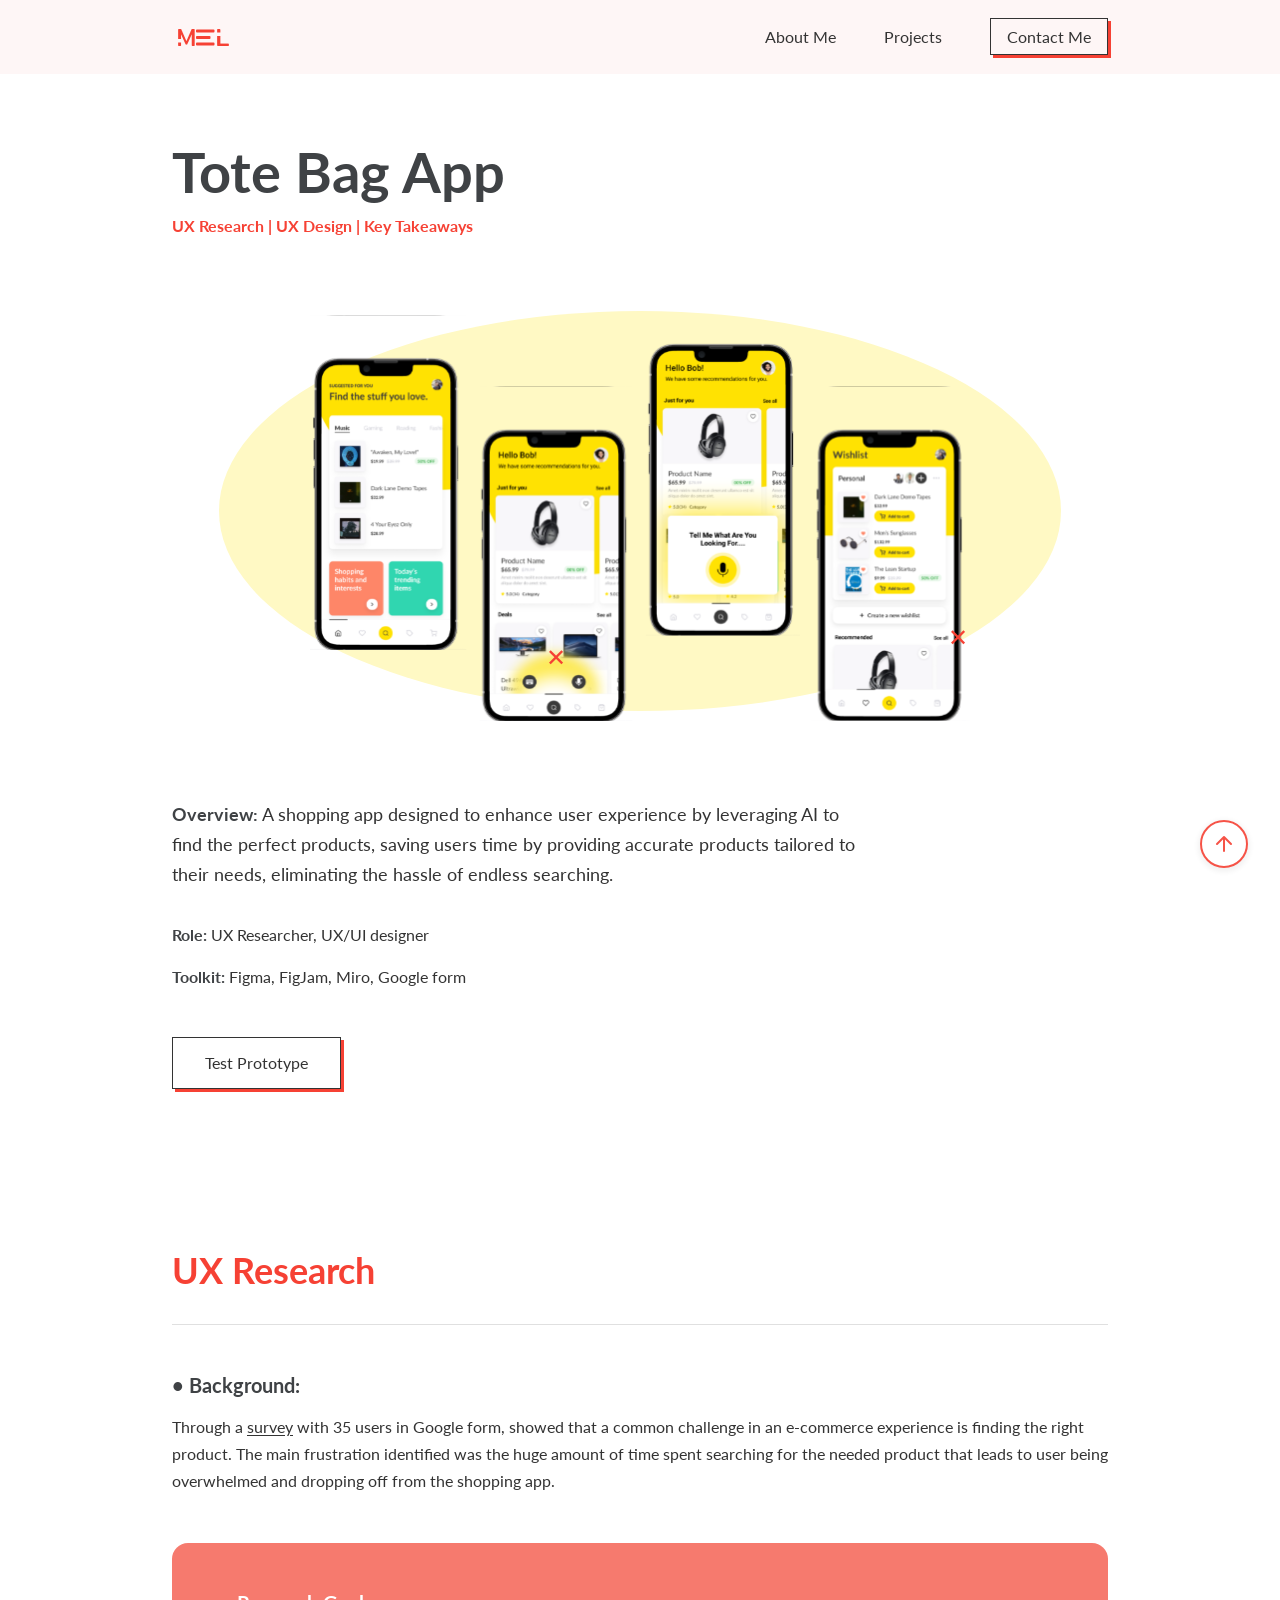
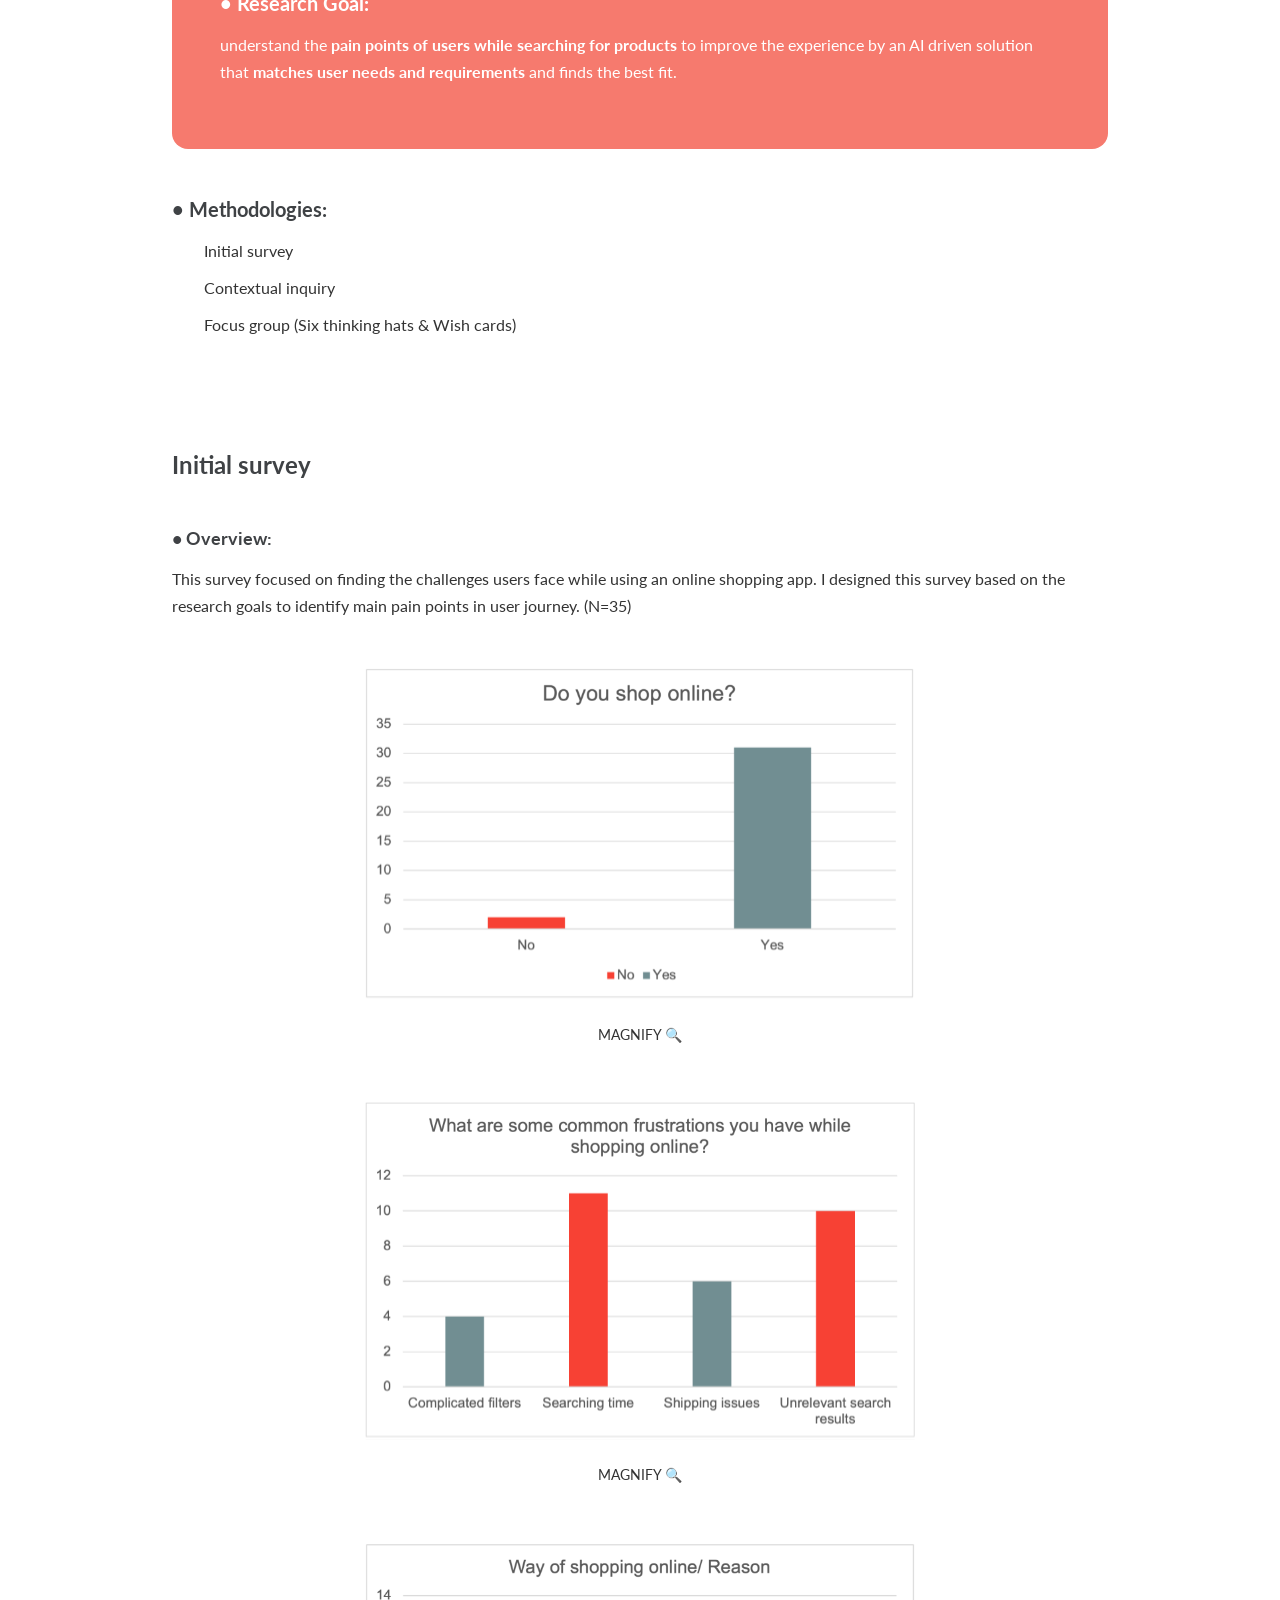
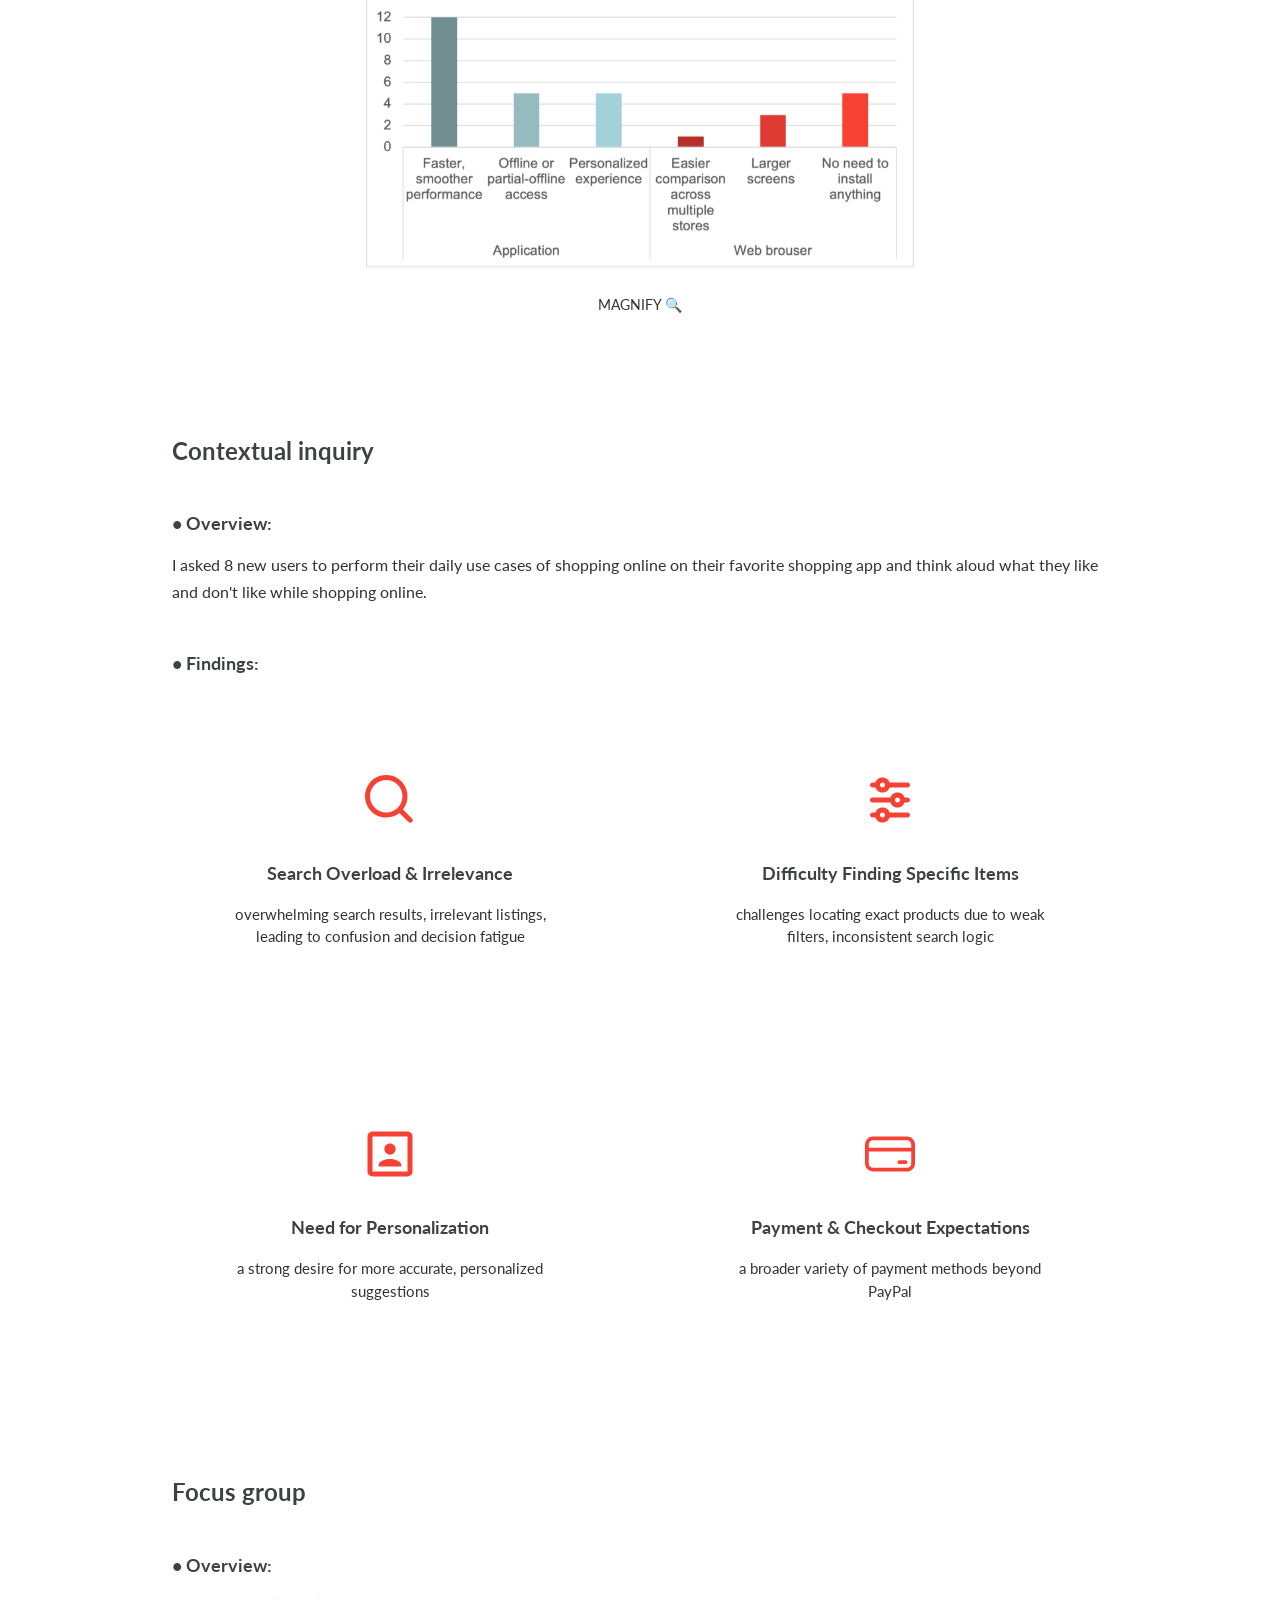
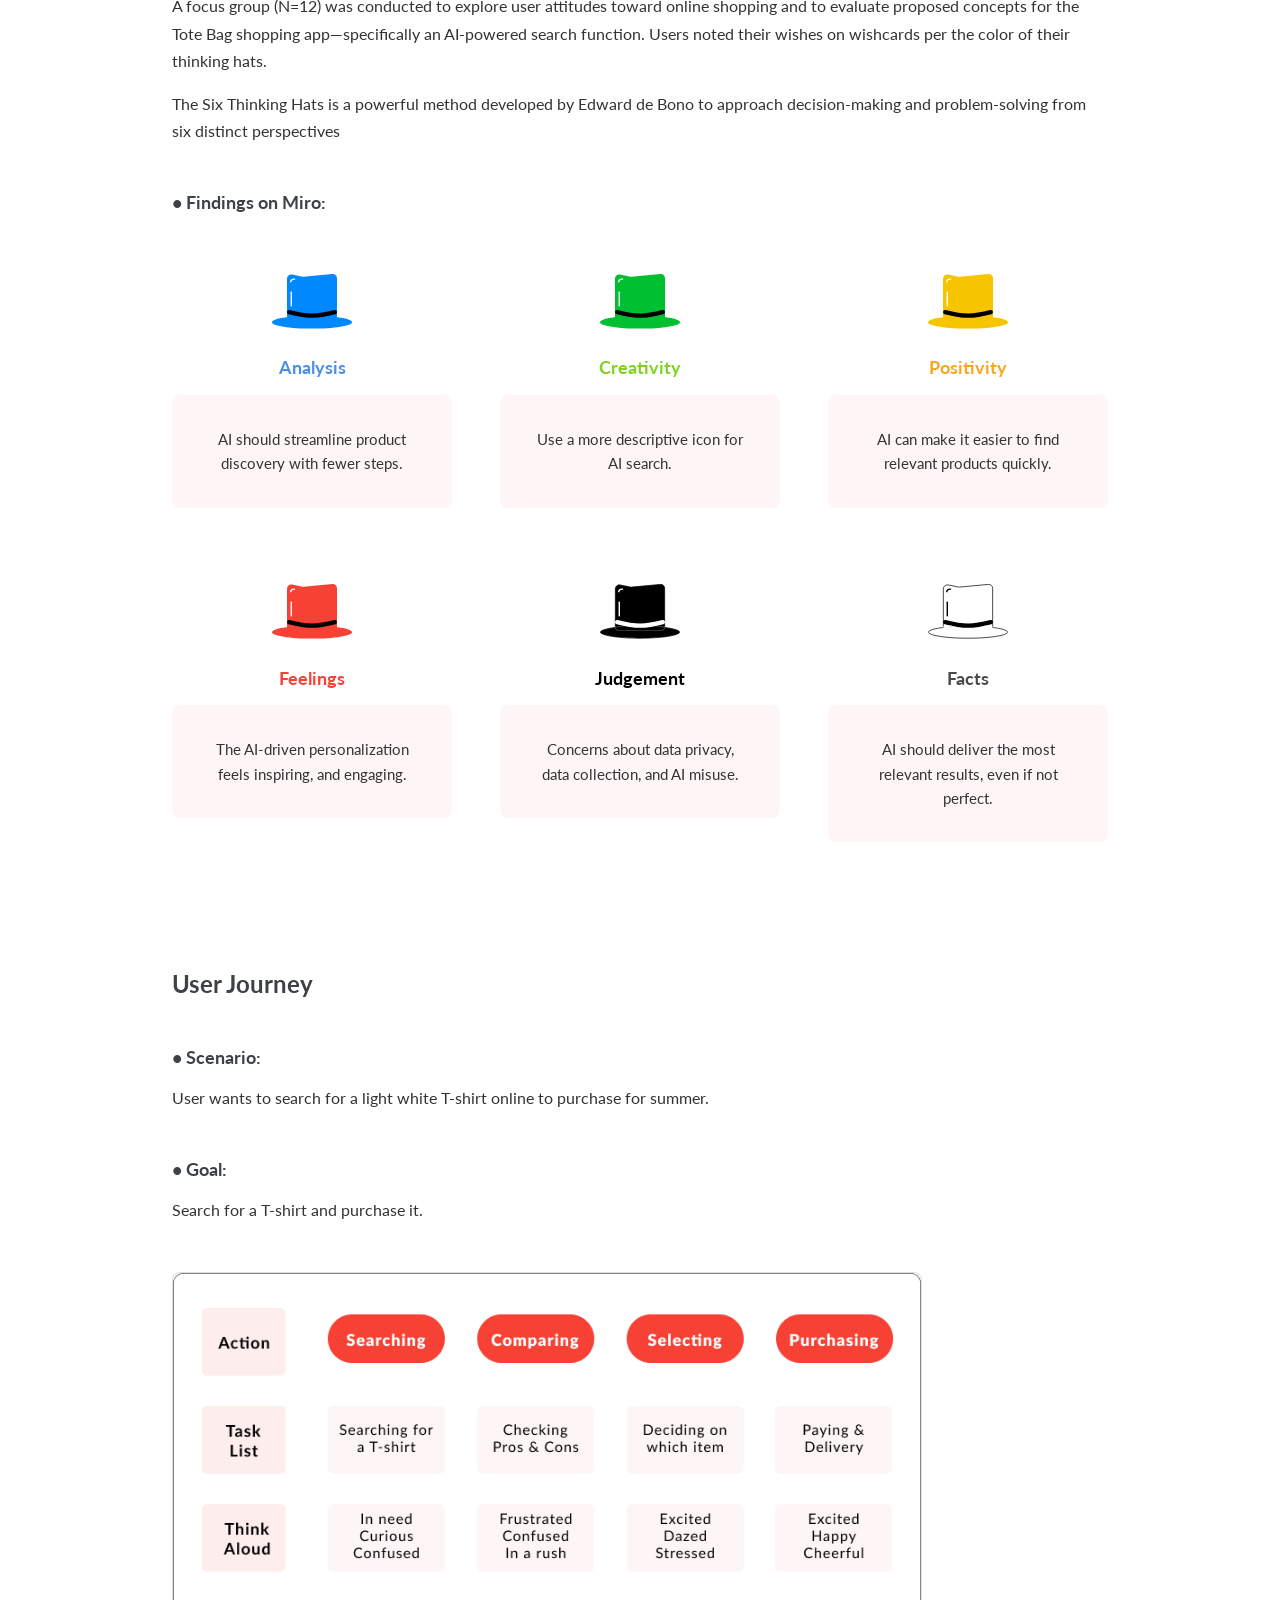
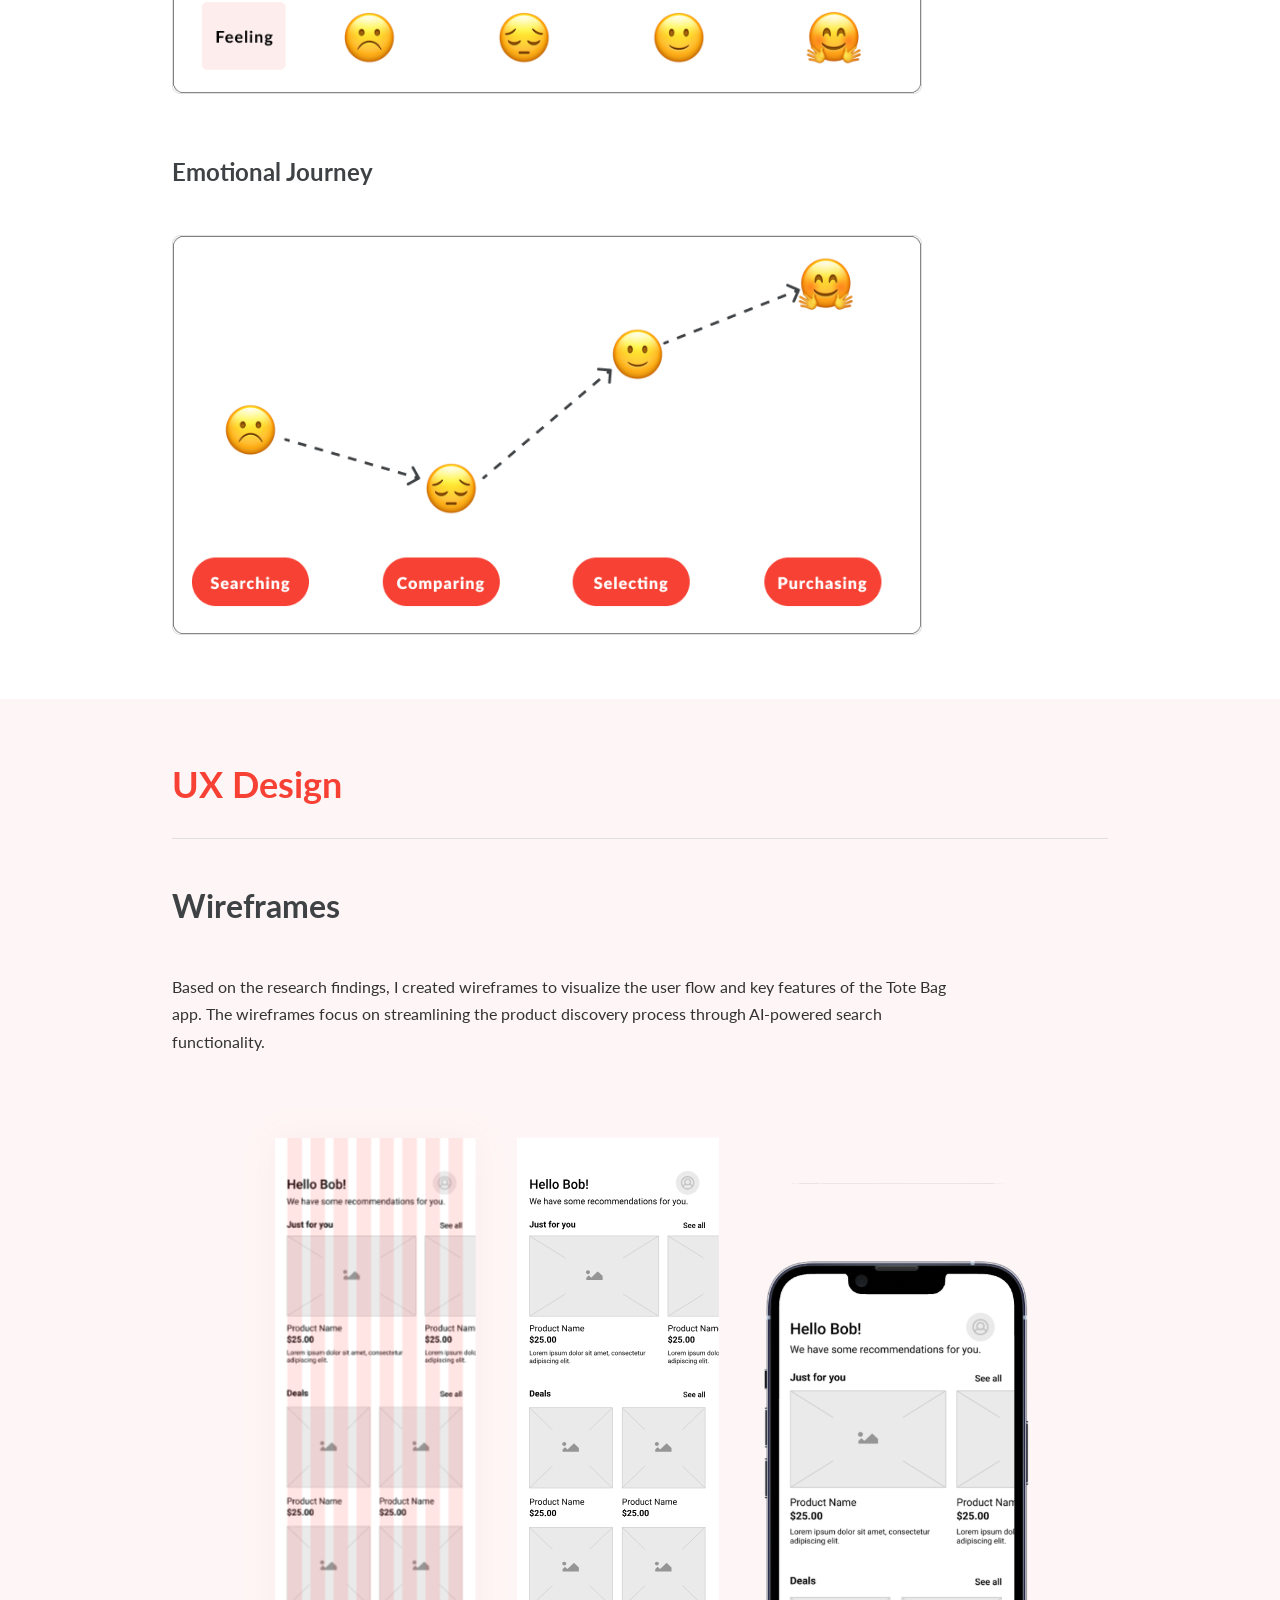
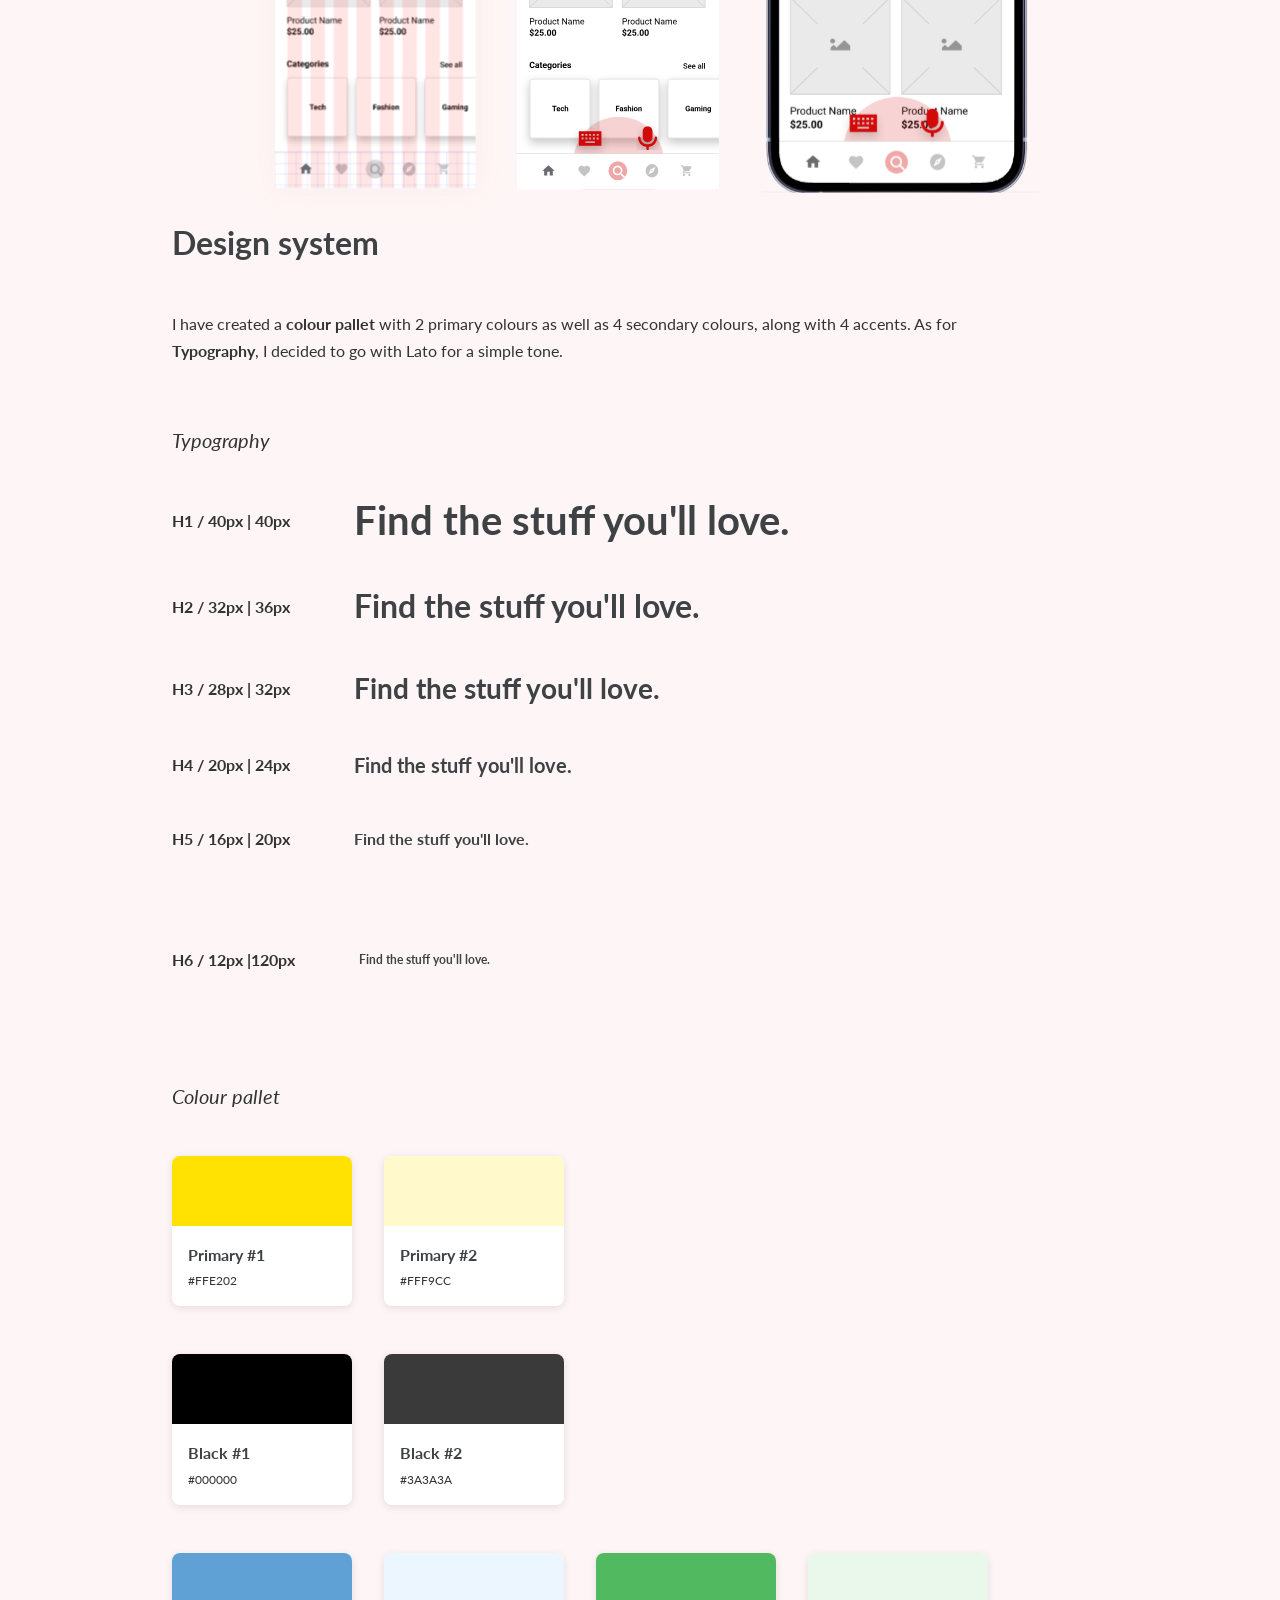
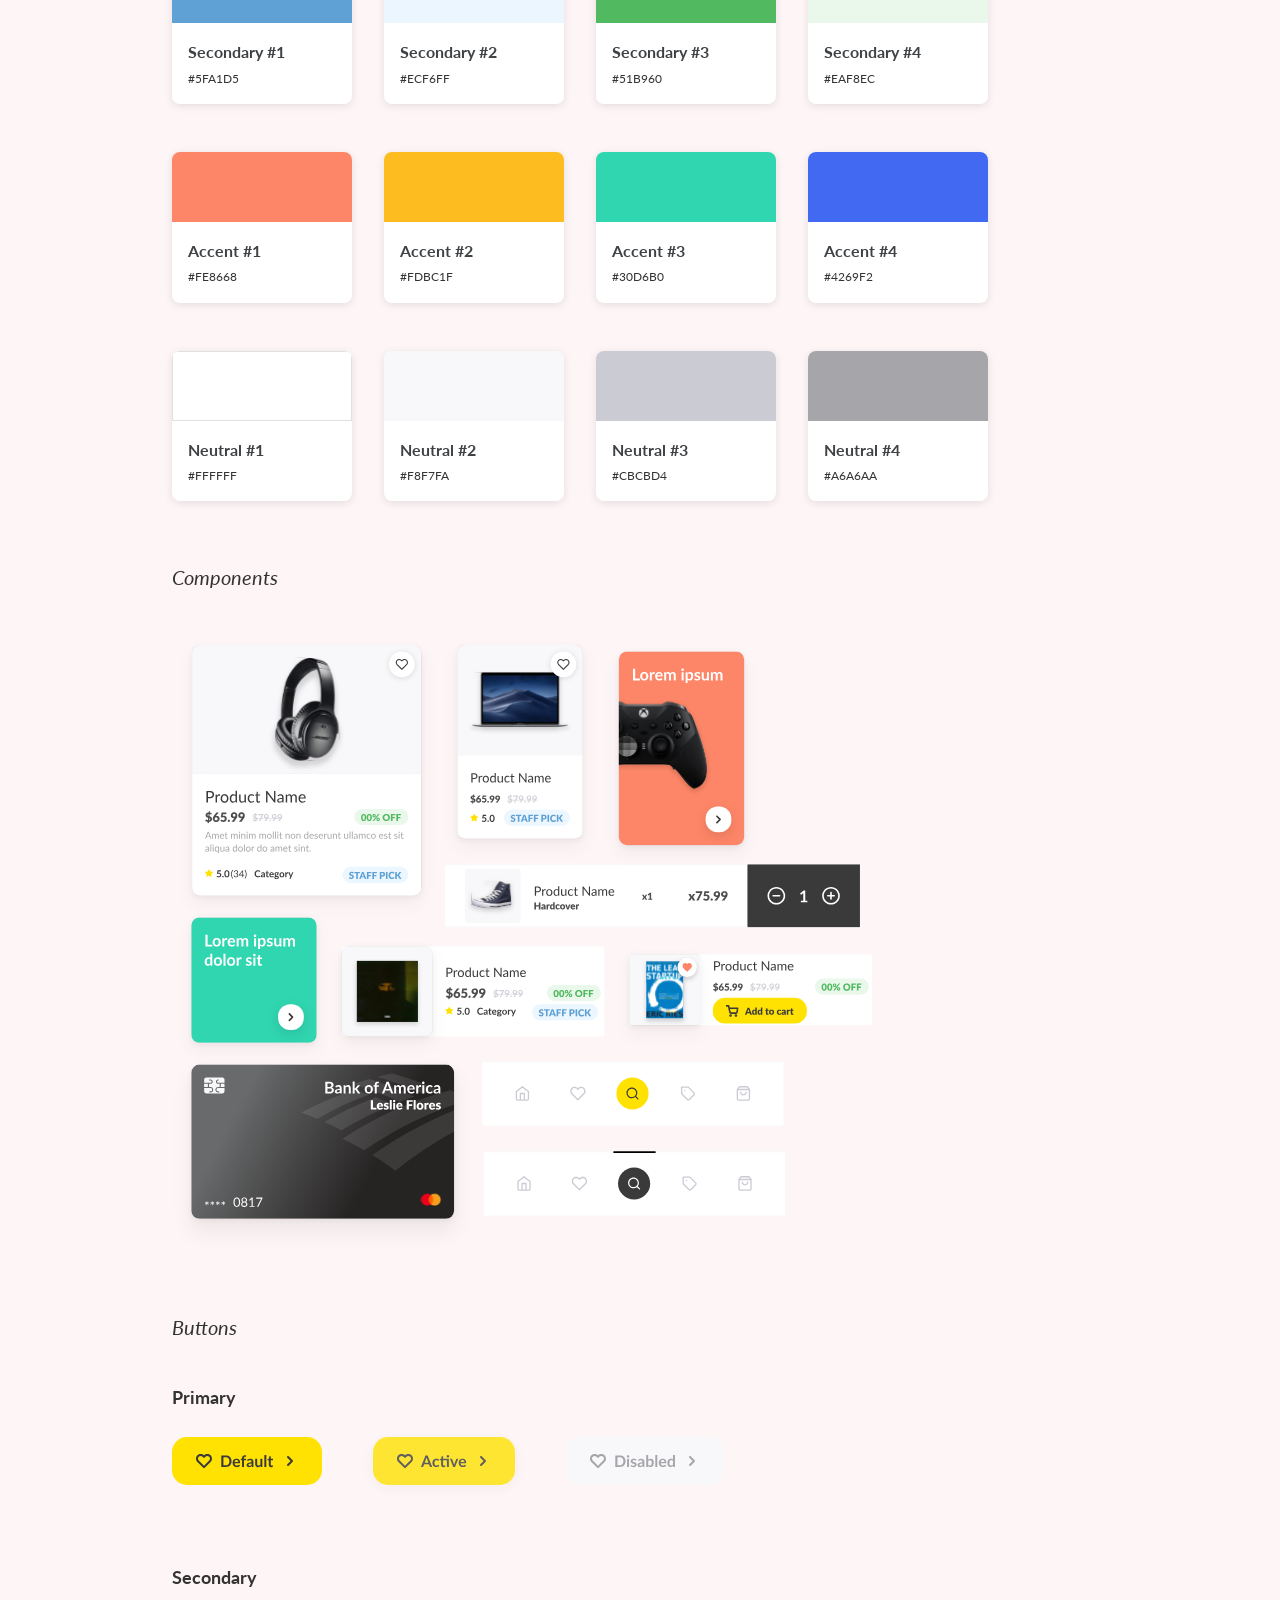
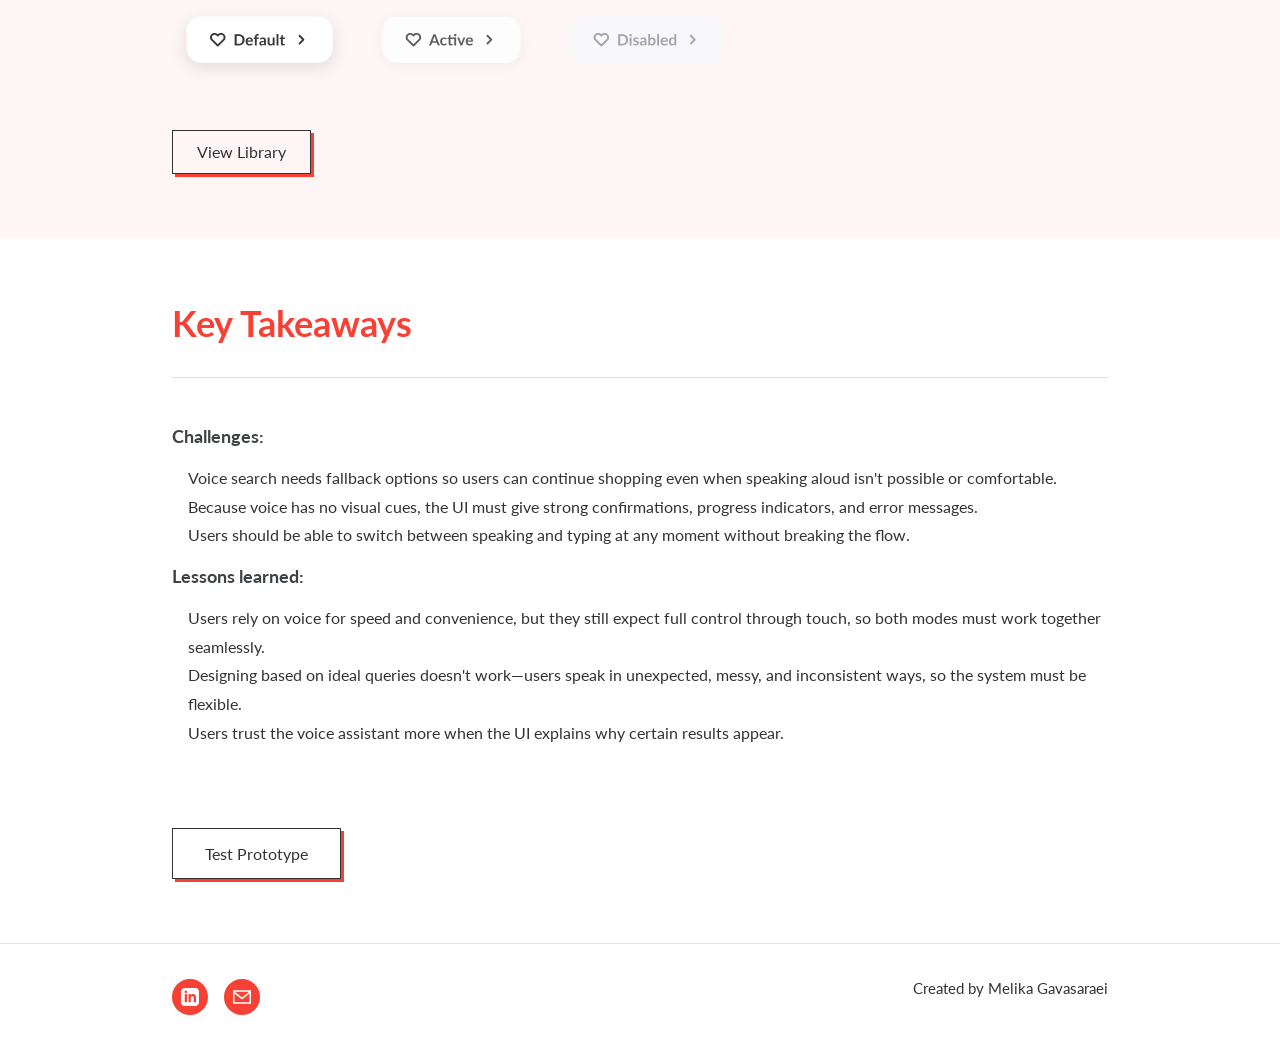
<file: projects/totebag.html>
<!DOCTYPE html>
<html lang="en">

<head>
    <meta charset="UTF-8">
    <meta name="viewport" content="width=device-width, initial-scale=1.0">
    <meta name="description" content="Totebag - E-commerce platform for sustainable fashion case study">
    <meta name="keywords" content="UI/UX Design, Totebag, E-commerce, Sustainable Fashion, Case Study">
    <meta name="author" content="Your Name">

    <!-- Open Graph Meta Tags -->
    <meta property="og:title" content="Totebag Case Study - UI/UX Designer Portfolio">
    <meta property="og:description" content="E-commerce platform for sustainable fashion case study">
    <meta property="og:type" content="website">

    <title>Totebag Case Study - UI/UX Designer Portfolio</title>

    <!-- Google Fonts -->
    <link rel="preconnect" href="https://fonts.googleapis.com">
    <link rel="preconnect" href="https://fonts.gstatic.com" crossorigin>
    <link href="https://fonts.googleapis.com/css2?family=Lato:wght@300;400;700&display=swap" rel="stylesheet">

    <!-- Stylesheets -->
    <link rel="stylesheet" href="../css/reset.css">
    <link rel="stylesheet" href="../css/style.css">
</head>

<body>
    <!-- Navigation -->
    <nav class="nav">
        <div class="container nav__container">
            <a href="../index.html" class="nav__logo">
                <img src="../assets/home/logo.png" alt="MEL logo">
            </a>

            <div class="nav__toggle" id="navToggle" aria-label="Toggle navigation">
                <span class="nav__toggle-bar"></span>
                <span class="nav__toggle-bar"></span>
                <span class="nav__toggle-bar"></span>
            </div>

            <ul class="nav__menu" id="navMenu">
                <li><a href="../index.html#about" class="nav__link">About Me</a></li>
                <li><a href="../index.html#projects" class="nav__link">Projects</a></li>
                <li><a href="../contact.html" class="nav__link nav__cta">Contact Me</a></li>
            </ul>
        </div>
    </nav>

    <!-- Case Study Content -->
    <main id="hero" class="case-study">
        <!-- Hero Section -->
        <section class="case-study__hero">
            <div class="container">
                <div class="case-study__header">
                    <h1>Tote Bag App</h1>
                    <p class="case-study__tags">
                        <a href="#ux-research" class="case-study__tag-link">UX Research</a> |
                        <a href="#ux-design" class="case-study__tag-link">UX Design</a> |
                        <a href="#key-takeaways" class="case-study__tag-link">Key Takeaways</a>
                    </p>
                </div>

                <div class="case-study__mockup-wrapper">
                    <div class="case-study__mockup-bg case-study__mockup-bg--yellow"></div>
                    <img src="../assets/totebag/totebag-screens.svg" alt="Tote Bag App screens"
                        class="case-study__mockup-img" loading="lazy">
                    <span class="case-study__decoration case-study__decoration--x1">✕</span>
                    <span class="case-study__decoration case-study__decoration--x2">✕</span>
                </div>

                <div class="case-study__info">
                    <p class="case-study__overview"><strong>Overview:</strong> A shopping app designed to enhance user
                        experience by leveraging AI to find the perfect products, saving users time by providing
                        accurate products tailored to their needs, eliminating the hassle of endless searching.</p>
                    <p class="case-study__detail"><strong>Role:</strong> UX Researcher, UX/UI designer</p>
                    <p class="case-study__detail"><strong>Toolkit:</strong> Figma, FigJam, Miro, Google form</p>
                    <a href="https://www.figma.com/proto/QusVEtt9qi3tLyGCTa6sBC/Tote-bag-App?node-id=348-26504&p=f&viewport=362%2C-257%2C0.11&t=dlT2sCyJP0XYzOHc-1&scaling=scale-down&content-scaling=fixed&starting-point-node-id=348%3A26504&show-proto-sidebar=1&page-id=344%3A4568" target="_blank" rel="noopener" class="btn btn--outline case-study__cta">Test Prototype</a>
                </div>
            </div>
        </section>

        <!-- UX Research Section -->
        <section id="ux-research" class="case-study__section case-study__ux-research">
            <div class="container">
                <h2 class="case-study__section-title case-study__section-title--red">UX Research</h2>
                <hr class="case-study__divider">

                <div class="ux-research__content">
                    <div class="ux-research__block">
                        <h3 class="ux-research__heading">• Background:</h3>
                        <p class="ux-research__text">Through a <a
                                href="https://docs.google.com/forms/d/e/1FAIpQLScawt1AxNwiSTdVsvpAZ7MMUfA0pPfOmtQImrFzbtsAxSx73w/viewform?pli=1"
                                target="_blank" rel="noopener" class="ux-research__link">survey</a> with 35 users in
                            Google form, showed that a common challenge in an e-commerce experience is finding the right
                            product. The main frustration identified was the huge amount of time spent searching for the
                            needed product that leads to user being overwhelmed and dropping off from the shopping app.
                        </p>
                    </div>

                    <div class="ux-research__goal-card">
                        <h3 class="ux-research__goal-title">• Research Goal:</h3>
                        <p class="ux-research__goal-text">understand the <strong>pain points of users while searching
                                for products</strong> to improve the experience by an AI driven solution that
                            <strong>matches user needs and requirements</strong> and finds the best fit.</p>
                    </div>

                    <div class="ux-research__block">
                        <h3 class="ux-research__heading">• Methodologies:</h3>
                        <ol class="ux-research__list">
                            <li>Initial survey</li>
                            <li>Contextual inquiry</li>
                            <li>Focus group (Six thinking hats & Wish cards)</li>
                        </ol>
                    </div>

                    <!-- Initial Survey Subsection -->
                    <div class="ux-research__subsection">
                        <h3 class="ux-research__subtitle">Initial survey</h3>

                        <div class="ux-research__block">
                            <h4 class="ux-research__subheading">• Overview:</h4>
                            <p class="ux-research__text">This survey focused on finding the challenges users face while
                                using an online shopping app. I designed this survey based on the research goals to
                                identify main pain points in user journey. (N=35)</p>
                        </div>

                        <div class="ux-research__charts">
                            <div class="ux-research__chart-wrapper">
                                <div class="ux-research__chart" id="chart1" onclick="openFullscreen('chart1')">
                                    <img src="../assets/totebag/chart-1.svg" alt="Do you shop online?" loading="lazy">
                                </div>
                                <button class="chart-magnify" onclick="openFullscreen('chart1')">MAGNIFY 🔍</button>
                            </div>
                            <div class="ux-research__chart-wrapper">
                                <div class="ux-research__chart" id="chart2" onclick="openFullscreen('chart2')">
                                    <img src="../assets/totebag/chart-2.svg"
                                        alt="What are some common frustrations you have while shopping online?"
                                        loading="lazy">
                                </div>
                                <button class="chart-magnify" onclick="openFullscreen('chart2')">MAGNIFY 🔍</button>
                            </div>
                            <div class="ux-research__chart-wrapper">
                                <div class="ux-research__chart" id="chart3" onclick="openFullscreen('chart3')">
                                    <img src="../assets/totebag/chart-3.svg" alt="Way of shopping online/ Reason"
                                        loading="lazy">
                                </div>
                                <button class="chart-magnify" onclick="openFullscreen('chart3')">MAGNIFY 🔍</button>
                            </div>
                        </div>
                    </div>

                    <!-- Contextual Inquiry Subsection -->
                    <div class="ux-research__subsection">
                        <h3 class="ux-research__subtitle">Contextual inquiry</h3>

                        <div class="ux-research__block">
                            <h4 class="ux-research__subheading">• Overview:</h4>
                            <p class="ux-research__text">I asked 8 new users to perform their daily use cases of
                                shopping online on their favorite shopping app and think aloud what they like and don't
                                like while shopping online.</p>
                        </div>

                        <div class="ux-research__block">
                            <h4 class="ux-research__subheading">• Findings:</h4>
                        </div>

                        <div class="findings-grid">
                            <div class="finding-card">
                                <img src="../assets/totebag/icons/search-icon.svg" alt="Search icon"
                                    class="finding-card__icon">
                                <h4 class="finding-card__title">Search Overload & Irrelevance</h4>
                                <p class="finding-card__text">overwhelming search results, irrelevant listings, leading
                                    to confusion and decision fatigue</p>
                            </div>

                            <div class="finding-card">
                                <img src="../assets/totebag/icons/filter-icon.svg" alt="Filter icon"
                                    class="finding-card__icon">
                                <h4 class="finding-card__title">Difficulty Finding Specific Items</h4>
                                <p class="finding-card__text">challenges locating exact products due to weak filters,
                                    inconsistent search logic</p>
                            </div>

                            <div class="finding-card">
                                <img src="../assets/totebag/icons/persona-icon.svg" alt="Personalization icon"
                                    class="finding-card__icon">
                                <h4 class="finding-card__title">Need for Personalization</h4>
                                <p class="finding-card__text">a strong desire for more accurate, personalized
                                    suggestions</p>
                            </div>

                            <div class="finding-card">
                                <img src="../assets/totebag/icons/card-icon.svg" alt="Payment icon"
                                    class="finding-card__icon">
                                <h4 class="finding-card__title">Payment & Checkout Expectations</h4>
                                <p class="finding-card__text">a broader variety of payment methods beyond PayPal</p>
                            </div>
                        </div>
                    </div>

                    <!-- Focus Group Subsection -->
                    <div class="ux-research__subsection">
                        <h3 class="ux-research__subtitle">Focus group</h3>

                        <div class="ux-research__block">
                            <h4 class="ux-research__subheading">• Overview:</h4>
                            <p class="ux-research__text">A focus group (N=12) was conducted to explore user attitudes
                                toward online shopping and to evaluate proposed concepts for the Tote Bag shopping
                                app—specifically an AI-powered search function. Users noted their wishes on wishcards
                                per the color of their thinking hats.</p>
                            <p class="ux-research__text">The Six Thinking Hats is a powerful method developed by Edward
                                de Bono to approach decision-making and problem-solving from six distinct perspectives
                            </p>
                        </div>

                        <div class="ux-research__block">
                            <h4 class="ux-research__subheading">• Findings on Miro:</h4>
                        </div>

                        <div class="thinking-hats">
                            <div class="thinking-hat">
                                <img src="../assets/totebag/hat-blue.svg" alt="Blue hat" class="thinking-hat__image">
                                <h5 class="thinking-hat__label" style="color: #4A90E2;">Analysis</h5>
                                <p class="thinking-hat__text">AI should streamline product discovery with fewer steps.
                                </p>
                            </div>

                            <div class="thinking-hat">
                                <img src="../assets/totebag/hat-green.svg" alt="Green hat" class="thinking-hat__image">
                                <h5 class="thinking-hat__label" style="color: #7ED321;">Creativity</h5>
                                <p class="thinking-hat__text">Use a more descriptive icon for AI search.</p>
                            </div>

                            <div class="thinking-hat">
                                <img src="../assets/totebag/hat-yellow.svg" alt="Yellow hat"
                                    class="thinking-hat__image">
                                <h5 class="thinking-hat__label" style="color: #F5A623;">Positivity</h5>
                                <p class="thinking-hat__text">AI can make it easier to find relevant products quickly.
                                </p>
                            </div>

                            <div class="thinking-hat">
                                <img src="../assets/totebag/hat-red.svg" alt="Red hat" class="thinking-hat__image">
                                <h5 class="thinking-hat__label" style="color: #F64134;">Feelings</h5>
                                <p class="thinking-hat__text">The AI-driven personalization feels inspiring, and
                                    engaging.</p>
                            </div>

                            <div class="thinking-hat">
                                <img src="../assets/totebag/hat-black.svg" alt="Black hat" class="thinking-hat__image">
                                <h5 class="thinking-hat__label" style="color: #000000;">Judgement</h5>
                                <p class="thinking-hat__text">Concerns about data privacy, data collection, and AI
                                    misuse.</p>
                            </div>

                            <div class="thinking-hat">
                                <img src="../assets/totebag/hat-white.svg" alt="White hat" class="thinking-hat__image">
                                <h5 class="thinking-hat__label" style="color: #4A4A4A;">Facts</h5>
                                <p class="thinking-hat__text">AI should deliver the most relevant results, even if not
                                    perfect.</p>
                            </div>
                        </div>
                    </div>

                    <!-- User Journey Subsection -->
                    <div class="ux-research__subsection">
                        <h3 class="ux-research__subtitle">User Journey</h3>

                        <div class="ux-research__block">
                            <h4 class="ux-research__subheading">• Scenario:</h4>
                            <p class="ux-research__text">User wants to search for a light white T-shirt online to
                                purchase for summer.</p>
                        </div>

                        <div class="ux-research__block">
                            <h4 class="ux-research__subheading">• Goal:</h4>
                            <p class="ux-research__text">Search for a T-shirt and purchase it.</p>
                        </div>

                        <div class="user-journey__image">
                            <img src="../assets/totebag/user-journey.png" alt="User Journey Map" loading="lazy">
                        </div>

                        <h4 class="ux-research__subtitle" style="margin-top: var(--spacing-xl);">Emotional Journey</h4>

                        <div class="user-journey__image">
                            <img src="../assets/totebag/emotional-journey.png" alt="Emotional Journey" loading="lazy">
                        </div>
                    </div>
                </div>
            </div>
        </section>

        <!-- UX Design Section -->
        <section id="ux-design" class="case-study__section case-study__ux-design">
            <div class="container">
                <h2 class="case-study__section-title--red">UX Design</h2>
                <div class="case-study__divider"></div>

                <div class="ux-design__content">
                    <!-- Wireframes Subsection -->
                    <div class="ux-design__block">
                        <h3 class="ux-design__subtitle">Wireframes</h3>
                        <p class="ux-design__text">Based on the research findings, I created wireframes to visualize the
                            user flow and key features of the Tote Bag app. The wireframes focus on streamlining the
                            product discovery process through AI-powered search functionality.</p>

                        <div class="ux-design__image">
                            <img src="../assets/totebag/wireframes.svg" alt="Wireframes" loading="lazy">
                        </div>
                    </div>

                    <!-- Design System Subsection -->
                    <div class="ux-design__block">
                        <h3 class="ux-design__subtitle">Design system</h3>
                        <p class="ux-design__text">I have created a <strong>colour pallet</strong> with 2 primary
                            colours as well as 4 secondary colours, along with 4 accents. As for
                            <strong>Typography</strong>, I decided to go with Lato for a simple tone.</p>

                        <div class="design-system__section">
                            <h4 class="design-system__heading">Typography</h4>

                            <div class="typography-list">
                                <div class="typography-item">
                                    <span class="typography-label">H1 / 40px | 40px</span>
                                    <h1 class="typography-sample typography-sample--h1">Find the stuff you'll love.</h1>
                                </div>

                                <div class="typography-item">
                                    <span class="typography-label">H2 / 32px | 36px</span>
                                    <h2 class="typography-sample typography-sample--h2">Find the stuff you'll love.</h2>
                                </div>

                                <div class="typography-item">
                                    <span class="typography-label">H3 / 28px | 32px</span>
                                    <h3 class="typography-sample typography-sample--h3">Find the stuff you'll love.</h3>
                                </div>

                                <div class="typography-item">
                                    <span class="typography-label">H4 / 20px | 24px</span>
                                    <h4 class="typography-sample typography-sample--h4">Find the stuff you'll love.</h4>
                                </div>

                                <div class="typography-item">
                                    <span class="typography-label">H5 / 16px | 20px</span>
                                    <h5 class="typography-sample typography-sample--h5">Find the stuff you'll love.</h5>
                                </div>

                                <div class="typography-item">
                                    <span class="typography-label">H6 / 12px |120px</span>
                                    <h6 class="typography-sample typography-sample--h6">Find the stuff you'll love.</h6>
                                </div>
                            </div>
                        </div>

                        <div class="design-system__section">
                            <h4 class="design-system__heading">Colour pallet</h4>

                            <div class="color-palette">
                                <!-- Primary Colors -->
                                <div class="color-group">
                                    <div class="color-card">
                                        <div class="color-swatch" style="background-color: #FFE202;"></div>
                                        <div class="color-info">
                                            <span class="color-name">Primary #1</span>
                                            <span class="color-code">#FFE202</span>
                                        </div>
                                    </div>
                                    <div class="color-card">
                                        <div class="color-swatch" style="background-color: #FFF9CC;"></div>
                                        <div class="color-info">
                                            <span class="color-name">Primary #2</span>
                                            <span class="color-code">#FFF9CC</span>
                                        </div>
                                    </div>
                                </div>

                                <!-- Black Colors -->
                                <div class="color-group">
                                    <div class="color-card">
                                        <div class="color-swatch" style="background-color: #000000;"></div>
                                        <div class="color-info">
                                            <span class="color-name">Black #1</span>
                                            <span class="color-code">#000000</span>
                                        </div>
                                    </div>
                                    <div class="color-card">
                                        <div class="color-swatch" style="background-color: #3A3A3A;"></div>
                                        <div class="color-info">
                                            <span class="color-name">Black #2</span>
                                            <span class="color-code">#3A3A3A</span>
                                        </div>
                                    </div>
                                </div>

                                <!-- Secondary Colors -->
                                <div class="color-group">
                                    <div class="color-card">
                                        <div class="color-swatch" style="background-color: #5FA1D5;"></div>
                                        <div class="color-info">
                                            <span class="color-name">Secondary #1</span>
                                            <span class="color-code">#5FA1D5</span>
                                        </div>
                                    </div>
                                    <div class="color-card">
                                        <div class="color-swatch" style="background-color: #ECF6FF;"></div>
                                        <div class="color-info">
                                            <span class="color-name">Secondary #2</span>
                                            <span class="color-code">#ECF6FF</span>
                                        </div>
                                    </div>
                                    <div class="color-card">
                                        <div class="color-swatch" style="background-color: #51B960;"></div>
                                        <div class="color-info">
                                            <span class="color-name">Secondary #3</span>
                                            <span class="color-code">#51B960</span>
                                        </div>
                                    </div>
                                    <div class="color-card">
                                        <div class="color-swatch" style="background-color: #EAF8EC;"></div>
                                        <div class="color-info">
                                            <span class="color-name">Secondary #4</span>
                                            <span class="color-code">#EAF8EC</span>
                                        </div>
                                    </div>
                                </div>

                                <!-- Accent Colors -->
                                <div class="color-group">
                                    <div class="color-card">
                                        <div class="color-swatch" style="background-color: #FE8668;"></div>
                                        <div class="color-info">
                                            <span class="color-name">Accent #1</span>
                                            <span class="color-code">#FE8668</span>
                                        </div>
                                    </div>
                                    <div class="color-card">
                                        <div class="color-swatch" style="background-color: #FDBC1F;"></div>
                                        <div class="color-info">
                                            <span class="color-name">Accent #2</span>
                                            <span class="color-code">#FDBC1F</span>
                                        </div>
                                    </div>
                                    <div class="color-card">
                                        <div class="color-swatch" style="background-color: #30D6B0;"></div>
                                        <div class="color-info">
                                            <span class="color-name">Accent #3</span>
                                            <span class="color-code">#30D6B0</span>
                                        </div>
                                    </div>
                                    <div class="color-card">
                                        <div class="color-swatch" style="background-color: #4269F2;"></div>
                                        <div class="color-info">
                                            <span class="color-name">Accent #4</span>
                                            <span class="color-code">#4269F2</span>
                                        </div>
                                    </div>
                                </div>

                                <!-- Neutral Colors -->
                                <div class="color-group">
                                    <div class="color-card">
                                        <div class="color-swatch"
                                            style="background-color: #FFFFFF; border: 1px solid #E0E0E0;"></div>
                                        <div class="color-info">
                                            <span class="color-name">Neutral #1</span>
                                            <span class="color-code">#FFFFFF</span>
                                        </div>
                                    </div>
                                    <div class="color-card">
                                        <div class="color-swatch" style="background-color: #F8F7FA;"></div>
                                        <div class="color-info">
                                            <span class="color-name">Neutral #2</span>
                                            <span class="color-code">#F8F7FA</span>
                                        </div>
                                    </div>
                                    <div class="color-card">
                                        <div class="color-swatch" style="background-color: #CBCBD4;"></div>
                                        <div class="color-info">
                                            <span class="color-name">Neutral #3</span>
                                            <span class="color-code">#CBCBD4</span>
                                        </div>
                                    </div>
                                    <div class="color-card">
                                        <div class="color-swatch" style="background-color: #A6A6AA;"></div>
                                        <div class="color-info">
                                            <span class="color-name">Neutral #4</span>
                                            <span class="color-code">#A6A6AA</span>
                                        </div>
                                    </div>
                                </div>
                            </div>
                        </div>

                        <div class="design-system__section">
                            <h4 class="design-system__heading">Components</h4>

                            <div class="components-image">
                                <img src="../assets/totebag/components-group.svg" alt="Design System Components"
                                    loading="lazy">
                            </div>
                        </div>

                        <div class="design-system__section">
                            <h4 class="design-system__heading">Buttons</h4>

                            <div class="buttons-display">
                                <div class="button-group">
                                    <h5 class="button-subheading">Primary</h5>
                                    <img src="../assets/totebag/buttons-primary.svg" alt="Primary Buttons"
                                        loading="lazy">
                                </div>

                                <div class="button-group">
                                    <h5 class="button-subheading">Secondary</h5>
                                    <img src="../assets/totebag/buttons-secondary.svg" alt="Secondary Buttons"
                                        loading="lazy">
                                </div>
                            </div>

                            <a href="https://www.figma.com/design/QusVEtt9qi3tLyGCTa6sBC/Tote-bag-App?node-id=0-1&t=ZxXpXGTL6XolxkWu-1" target="_blank" rel="noopener" class="btn-view-library">View Library</a>
                        </div>
                    </div>
                </div>
            </div>
        </section>

        <!-- Key Takeaways Section -->
        <section id="key-takeaways" class="case-study__section case-study__takeaways">
            <div class="container">
                <h2 class="case-study__section-title--red">Key Takeaways</h2>
                <div class="case-study__divider"></div>

                <div class="takeaways__content">
                    <div class="takeaways__item">
                        <h3 class="takeaways__subtitle">Challenges:</h3>
                        <ul class="takeaways__list">
                            <li>Voice search needs fallback options so users can continue shopping even when speaking
                                aloud isn't possible or comfortable.</li>
                            <li>Because voice has no visual cues, the UI must give strong confirmations, progress
                                indicators, and error messages.</li>
                            <li>Users should be able to switch between speaking and typing at any moment without
                                breaking the flow.</li>
                        </ul>
                    </div>

                    <div class="takeaways__item">
                        <h3 class="takeaways__subtitle">Lessons learned:</h3>
                        <ul class="takeaways__list">
                            <li>Users rely on voice for speed and convenience, but they still expect full control
                                through touch, so both modes must work together seamlessly.</li>
                            <li>Designing based on ideal queries doesn't work—users speak in unexpected, messy, and
                                inconsistent ways, so the system must be flexible.</li>
                            <li>Users trust the voice assistant more when the UI explains why certain results appear.
                            </li>
                        </ul>
                    </div>

                    <a href="https://www.figma.com/proto/QusVEtt9qi3tLyGCTa6sBC/Tote-bag-App?node-id=348-26504&p=f&viewport=362%2C-257%2C0.11&t=dlT2sCyJP0XYzOHc-1&scaling=scale-down&content-scaling=fixed&starting-point-node-id=348%3A26504&show-proto-sidebar=1&page-id=344%3A4568" target="_blank" rel="noopener" class="btn-test-prototype">Test Prototype</a>
                </div>
            </div>
        </section>
    </main>

    <!-- Back to Top Button -->
    <button class="btn-back-to-top" onclick="window.scrollTo({top: 0, behavior: 'smooth'})" aria-label="Back to Top">
        <svg width="24" height="24" viewBox="0 0 24 24" fill="none" stroke="#F64134" stroke-width="2"
            stroke-linecap="round" stroke-linejoin="round">
            <path d="M12 19V5M5 12l7-7 7 7" />
        </svg>
    </button>

    <!-- Footer -->
    <footer class="footer">
        <div class="container footer__container">
            <div class="footer__social">
                <a href="https://www.linkedin.com/in/melikamzg/" class="footer__social-link" aria-label="LinkedIn" target="_blank"
                    rel="noopener">
                    <svg width="24" height="24" viewBox="0 0 24 24" fill="currentColor">
                        <path
                            d="M19 0h-14c-2.761 0-5 2.239-5 5v14c0 2.761 2.239 5 5 5h14c2.762 0 5-2.239 5-5v-14c0-2.761-2.238-5-5-5zm-11 19h-3v-11h3v11zm-1.5-12.268c-.966 0-1.75-.79-1.75-1.764s.784-1.764 1.75-1.764 1.75.79 1.75 1.764-.783 1.764-1.75 1.764zm13.5 12.268h-3v-5.604c0-3.368-4-3.113-4 0v5.604h-3v-11h3v1.765c1.396-2.586 7-2.777 7 2.476v6.759z" />
                    </svg>
                </a>
                <a href="mailto:melikamzg@outlook.com" class="footer__social-link" aria-label="Email">
                    <svg width="24" height="24" viewBox="0 0 24 24" fill="currentColor">
                        <path
                            d="M0 3v18h24v-18h-24zm21.518 2l-9.518 7.713-9.518-7.713h19.036zm-19.518 14v-11.817l10 8.104 10-8.104v11.817h-20z" />
                    </svg>
                </a>
            </div>
            <p class="footer__credit">Created by Melika Gavasaraei</p>
        </div>
    </footer>

    <!-- Fullscreen Overlay -->
    <div class="fullscreen-overlay" id="fullscreenOverlay">
        <button class="fullscreen-overlay__close" onclick="closeFullscreen()">&times;</button>
        <div class="fullscreen-overlay__content" id="fullscreenContent"></div>
    </div>

    <!-- JavaScript -->
    <script src="../js/main.js"></script>
    <script>
        // Fullscreen content functionality
        function openFullscreen(elementId) {
            const element = document.getElementById(elementId);
            const overlay = document.getElementById('fullscreenOverlay');
            const fullscreenContent = document.getElementById('fullscreenContent');

            fullscreenContent.innerHTML = '';

            const img = element.querySelector('img');
            if (img) {
                const fullImg = document.createElement('img');
                fullImg.src = img.src;
                fullImg.alt = img.alt;
                fullImg.className = 'fullscreen-overlay__image';
                fullscreenContent.appendChild(fullImg);
            }

            overlay.classList.add('active');
            document.body.style.overflow = 'hidden';
        }

        function closeFullscreen() {
            const overlay = document.getElementById('fullscreenOverlay');
            overlay.classList.remove('active');
            document.body.style.overflow = '';
        }

        // Close on overlay click
        document.getElementById('fullscreenOverlay').addEventListener('click', function (e) {
            if (e.target === this) {
                closeFullscreen();
            }
        });

        // Close on Escape key
        document.addEventListener('keydown', function (e) {
            if (e.key === 'Escape') {
                closeFullscreen();
            }
        });
    </script>
</body>

</html>
</file>
<file: css/style.css>
/* ========================================
   CSS Variables
   ======================================== */
:root {
    /* Colors */
    --color-primary: #F64134;
    --color-secondary: #3F4245;
    --color-bg-accent: #FEF6F6;
    --color-bg-main: #F5F5F5;
    --color-text: #333333;
    --color-white: #FFFFFF;
    --color-gray-light: #E0E0E0;

    /* Typography */
    --font-primary: 'Lato', sans-serif;
    --font-weight-light: 300;
    --font-weight-regular: 400;
    --font-weight-bold: 700;

    /* Spacing */
    --spacing-xs: 0.5rem;
    --spacing-sm: 1rem;
    --spacing-md: 2rem;
    --spacing-lg: 3rem;
    --spacing-xl: 4rem;
    --spacing-xxl: 6rem;

    /* Layout */
    --max-width: 1000px;
    --border-radius: 8px;
    --transition: all 0.3s ease;
}

/* ========================================
   Global Styles
   ======================================== */
html {
    scroll-behavior: smooth;
}

body {
    font-family: var(--font-primary);
    font-weight: var(--font-weight-regular);
    color: var(--color-text);
    background-color: var(--color-bg-main);
    font-size: 16px;
    line-height: 1.6;
}

.container {
    max-width: var(--max-width);
    margin: 0 auto;
    padding: 0 var(--spacing-md);
}

/* ========================================
   Typography
   ======================================== */
h1,
h2,
h3,
h4,
h5,
h6 {
    font-weight: var(--font-weight-bold);
    color: var(--color-secondary);
    line-height: 1.2;
    margin-bottom: var(--spacing-sm);
}

h1 {
    font-size: clamp(2rem, 5vw, 3.5rem);
}

h2 {
    font-size: clamp(1.75rem, 4vw, 2.5rem);
}

h3 {
    font-size: clamp(1.5rem, 3vw, 2rem);
}

h4 {
    font-size: clamp(1.25rem, 2.5vw, 1.5rem);
}

p {
    margin-bottom: var(--spacing-sm);
}

/* ========================================
   Navigation
   ======================================== */
.nav {
    background-color: var(--color-bg-accent);
    padding: calc(var(--spacing-sm) + 8px) 0;
    position: sticky;
    top: 0;
    z-index: 1000;
    box-shadow: none !important;
}

.nav__container {
    display: flex;
    justify-content: space-between;
    align-items: center;
}

.nav__logo {
    display: flex;
    align-items: center;
}

.nav__logo img {
    height: 24px;
    width: auto;
}

.nav__menu {
    display: flex;
    gap: var(--spacing-lg);
    align-items: center;
}

.nav__link {
    color: var(--color-text);
    font-weight: var(--font-weight-regular);
    transition: var(--transition);
    position: relative;
}

.nav__link:hover {
    color: var(--color-primary);
}

.nav__link::after {
    content: '';
    position: absolute;
    bottom: -5px;
    left: 0;
    width: 0;
    height: 2px;
    background-color: var(--color-primary);
    transition: var(--transition);
}

.nav__link:hover::after {
    width: 100%;
}

.nav__cta {
    padding: 0.5rem 1rem;
    border: 1px solid var(--color-text);
    color: var(--color-text);
    font-weight: var(--font-weight-regular);
    transition: var(--transition);
    box-shadow: 3px 3px 0 0 var(--color-primary);
}

.nav__cta:hover {
    background-color: var(--color-bg-main);
    box-shadow: 2px 2px 0 0 var(--color-primary);
    transform: translate(1px, 1px);
}

.nav__cta::after {
    display: none;
}

.nav__toggle {
    display: none;
    flex-direction: column;
    gap: 4px;
    cursor: pointer;
}

.nav__toggle-bar {
    width: 25px;
    height: 3px;
    background-color: var(--color-secondary);
    transition: var(--transition);
}

/* Mobile Navigation */
@media (max-width: 768px) {
    .nav__toggle {
        display: flex;
    }

    .nav__menu {
        position: fixed;
        top: 70px;
        right: -100%;
        width: 100%;
        max-width: 300px;
        background-color: var(--color-white);
        flex-direction: column;
        padding: var(--spacing-md);
        box-shadow: -2px 0 10px rgba(0, 0, 0, 0.1);
        transition: var(--transition);
        height: calc(100vh - 70px);
    }

    .nav__menu.active {
        right: 0;
    }

    .nav__link::after {
        display: none;
    }
}

/* ========================================
   Buttons
   ======================================== */
.btn {
    display: inline-block;
    padding: var(--spacing-sm) var(--spacing-md);
    font-weight: var(--font-weight-bold);
    text-align: center;
    transition: var(--transition);
    cursor: pointer;
}

.btn--primary {
    background-color: var(--color-primary);
    color: var(--color-white);
}

.btn--primary:hover {
    background-color: #d43529;
    transform: translateY(-2px);
    box-shadow: 0 4px 12px rgba(246, 65, 52, 0.3);
}

.btn--secondary {
    background-color: transparent;
    color: var(--color-primary);
    border: 2px solid var(--color-primary);
}

.btn--secondary:hover {
    background-color: var(--color-primary);
    color: var(--color-white);
}

/* ========================================
   Hero Section
   ======================================== */
.hero {
    padding: var(--spacing-xxl) 0 var(--spacing-lg);
    background-color: var(--color-white);
}

.hero__content {
    display: grid;
    grid-template-columns: 1fr 1.2fr;
    gap: var(--spacing-xl);
    align-items: center;
}

.hero__image-wrapper {
    position: relative;
    display: flex;
    justify-content: center;
    align-items: center;
    padding: var(--spacing-md);
}

.hero__image {
    width: 380px;
    height: 380px;
    border-radius: 50%;
    overflow: hidden;
    background-color: var(--color-bg-accent);
    position: relative;
    z-index: 2;
}

.hero__image img {
    width: 100%;
    height: 100%;
    object-fit: cover;
}

.hero__decoration {
    position: absolute;
    color: var(--color-primary);
    font-size: 1.25rem;
    font-weight: var(--font-weight-light);
    z-index: 3;
}

.hero__decoration--x-left {
    left: 4%;
    top: 22%;
    color: var(--color-secondary);
}

.hero__decoration--x-right {
    right: 4%;
    bottom: 10%;
}

.hero__decoration--square {
    width: 44px;
    height: 26px;
    background-color: var(--color-primary);
    left: 10%;
    bottom: 4%;
    z-index: 1;
}

.hero__text h1 {
    font-size: clamp(2.5rem, 5vw, 3.5rem);
    font-weight: var(--font-weight-bold);
    color: var(--color-secondary);
    margin-bottom: var(--spacing-md);
}

.hero__text p {
    font-size: 1rem;
    line-height: 1.7;
    margin-bottom: var(--spacing-md);
    color: var(--color-text);
}

.hero__text p:last-of-type {
    margin-bottom: var(--spacing-lg);
}

.btn--outline {
    display: inline-block;
    padding: 0.75rem 2rem;
    border: 1px solid var(--color-text);
    color: var(--color-text);
    font-weight: var(--font-weight-regular);
    transition: var(--transition);
    box-shadow: 3px 3px 0 0 var(--color-primary);
    background-color: transparent;
}

.btn--outline:hover {
    background-color: var(--color-bg-main);
    box-shadow: 2px 2px 0 0 var(--color-primary);
    transform: translate(1px, 1px);
}

.hero__scroll-indicator {
    display: flex;
    justify-content: center;
    margin-top: var(--spacing-xl);
    padding-top: var(--spacing-lg);
}

.hero__scroll-arrow {
    font-size: 2rem;
    color: var(--color-secondary);
    animation: bounce 2s infinite;
}

@keyframes bounce {

    0%,
    20%,
    50%,
    80%,
    100% {
        transform: translateY(0);
    }

    40% {
        transform: translateY(-10px);
    }

    60% {
        transform: translateY(-5px);
    }
}

@media (max-width: 768px) {
    .hero__content {
        grid-template-columns: 1fr;
        gap: var(--spacing-lg);
        text-align: center;
    }

    .hero__image-wrapper {
        order: 1;
    }

    .hero__text {
        order: 2;
    }

    .hero__image {
        width: 280px;
        height: 280px;
    }
}

/* ========================================
   Quote Section
   ======================================== */
.quote-section {
    position: relative;
    padding: var(--spacing-xxl) 0;
    background-color: var(--color-bg-accent);
    overflow: hidden;
    min-height: 350px;
    display: flex;
    align-items: center;
}

.quote-section__decorations {
    position: absolute;
    inset: 0;
    pointer-events: none;
}

.quote-decoration {
    position: absolute;
}

.quote-decoration--x {
    color: var(--color-primary);
    font-size: 1.25rem;
    font-weight: var(--font-weight-light);
}

.quote-decoration--x1 {
    top: 12%;
    left: 8%;
    color: var(--color-secondary);
}

.quote-decoration--x2 {
    top: 8%;
    left: 42%;
}

.quote-decoration--x3 {
    top: 15%;
    right: 10%;
}

.quote-decoration--x4 {
    bottom: 20%;
    left: 5%;
}

.quote-decoration--x5 {
    bottom: 12%;
    right: 8%;
}

.quote-decoration--circle {
    width: 100px;
    height: 100px;
    border: 2px solid var(--color-primary);
    border-radius: 50%;
    top: 50%;
    left: 15%;
    transform: translateY(-50%);
}

.quote-decoration--diamond {
    width: 80px;
    height: 80px;
    border: 2px solid var(--color-primary);
    border-radius: 12px;
    top: 50%;
    right: 12%;
    transform: translateY(-50%) rotate(45deg);
}

.quote-decoration--dot {
    width: 14px;
    height: 14px;
    background-color: var(--color-primary);
    border-radius: 50%;
    top: 25%;
    right: 38%;
}

.quote-decoration--rect {
    width: 50px;
    height: 30px;
    background-color: var(--color-primary);
}

.quote-decoration--rect-left {
    top: 50%;
    left: 0;
    transform: translateY(-50%);
}

.quote-decoration--rect-right {
    top: 50%;
    right: 0;
    transform: translateY(-50%);
}

.quote-decoration--small-square {
    width: 12px;
    height: 12px;
    background-color: var(--color-primary);
    top: 55%;
    left: 32%;
}

.quote-section__quote {
    text-align: center;
    position: relative;
    z-index: 1;
    max-width: 500px;
    margin: 0 auto;
}

.quote-section__quote p {
    font-size: 1.25rem;
    line-height: 1.6;
    color: var(--color-secondary);
    margin-bottom: 0.25rem;
}

.quote-line {
    display: block;
}

.quote-mark {
    color: var(--color-primary);
    font-size: 1.5rem;
    font-weight: var(--font-weight-bold);
}

.quote-highlight {
    font-family: 'Georgia', serif;
    font-style: italic;
    font-size: 2rem;
    color: var(--color-primary);
    display: inline-block;
    border-bottom: 3px solid var(--color-primary);
    padding-bottom: 2px;
}

.quote-section__quote cite {
    font-style: normal;
    font-size: 1rem;
    color: var(--color-secondary);
    text-decoration: none;
    display: inline-block;
    position: relative;
    margin-top: var(--spacing-md);
}

.quote-section__quote cite::before {
    content: '';
    position: absolute;
    left: 15%;
    right: 0;
    top: -1px;
    height: 16px;
    background-color: var(--color-primary);
    z-index: -1;
}

@media (max-width: 768px) {
    .quote-section {
        min-height: 200px;
        padding: var(--spacing-lg) 0;
    }

    .quote-decoration--circle,
    .quote-decoration--diamond {
        display: none;
    }

    .quote-decoration--rect {
        width: 30px;
        height: 20px;
    }

    .quote-section__quote p {
        font-size: 1rem;
    }

    .quote-highlight {
        font-size: 1.5rem;
    }
}

/* ========================================
   Projects Section
   ======================================== */
.projects {
    padding: var(--spacing-xxl) 0;
    background-color: var(--color-white);
}

.projects__header {
    text-align: left;
    margin-bottom: var(--spacing-lg);
    max-width: 550px;
}

.projects__header h2 {
    font-size: clamp(2rem, 4vw, 2.5rem);
    margin-bottom: var(--spacing-sm);
}

.projects__header p {
    color: var(--color-text);
    line-height: 1.6;
}

.projects__tabs {
    display: flex;
    gap: var(--spacing-lg);
    margin-bottom: var(--spacing-lg);
    border-bottom: none;
}

.tab {
    padding: var(--spacing-sm) 0;
    background-color: transparent;
    color: var(--color-text);
    font-weight: var(--font-weight-regular);
    font-size: 1.1rem;
    border: none;
    border-radius: 0;
    border-bottom: 3px solid transparent;
    transition: var(--transition);
    cursor: pointer;
}

.tab.active {
    background-color: transparent;
    color: var(--color-secondary);
    font-weight: var(--font-weight-bold);
    border-bottom: 3px solid var(--color-primary);
}

.tab:hover:not(.active) {
    background-color: transparent;
    color: var(--color-secondary);
}

.projects__grid {
    display: grid;
    grid-template-columns: repeat(2, 1fr);
    gap: var(--spacing-lg);
}

.projects__grid--side {
    grid-template-columns: repeat(2, 1fr);
}

.project-card {
    background-color: var(--color-white);
    border-radius: 16px;
    overflow: hidden;
    transition: var(--transition);
    border: 1px solid var(--color-gray-light);
    display: flex;
    flex-direction: column;
    position: relative;
}

/* Featured horizontal card for Floo Pay */
.project-card--featured {
    grid-column: 1 / -1;
}

.project-card--featured .project-card__body {
    display: grid;
    grid-template-columns: 1fr 1fr;
    align-items: stretch;
    min-height: 450px;
}

.project-card--featured .project-card__left {
    display: flex;
    flex-direction: column;
}

.project-card--featured .project-card__header {
    padding: var(--spacing-md) var(--spacing-md) 0;
}

.project-card--featured .project-card__content {
    padding: var(--spacing-md) var(--spacing-lg);
    flex-grow: 1;
    display: flex;
    flex-direction: column;
}

.project-card--featured .project-card__mockup {
    margin-top: 0;
    min-height: 100%;
    display: flex;
    align-items: flex-end;
    justify-content: center;
    padding: var(--spacing-md);
}

.project-card--featured .project-card__mockup img {
    max-width: 105%;
    max-height: 100%;
    object-fit: contain;
}

/* The featured card's mockup box is much taller than the default (small) cards,
   so its blob needs its own position/size instead of the bottom-anchored default. */
.project-card--featured .project-card__mockup::before {
    top: auto;
    right: -60px;
    bottom: -180px;
    left: auto;
    width: 480px;
    height: 480px;
}

/* Small vertical cards */
.project-card--small {
    display: flex;
    flex-direction: column;
}

/* Decorative circles */
.project-card__circle {
    position: absolute;
    border-radius: 50%;
    pointer-events: none;
    z-index: 1;
}

.project-card__circle--top {
    width: 120px;
    height: 120px;
    top: -40px;
    right: -40px;
    background-color: rgba(254, 246, 246, 0.6);
}

.project-card__circle--bottom {
    width: 200px;
    height: 200px;
    bottom: -80px;
    left: 50%;
    transform: translateX(-50%);
}

/* Circle colors for different card types */
.project-card--featured .project-card__circle--top {
    background-color: #F7F8FD;
}

.project-card--totebag .project-card__circle--top {
    background-color: rgba(255, 249, 196, 0.5);
}

.project-card--gigulu .project-card__circle--top {
    background-color: rgba(227, 242, 253, 0.5);
}

.project-card::after {
    display: none;
}

.project-card:hover {
    transform: translateY(-5px);
    box-shadow: 0 12px 30px rgba(0, 0, 0, 0.1);
}

.project-card__header {
    display: flex;
    justify-content: space-between;
    align-items: flex-start;
    padding: var(--spacing-md);
    padding-bottom: 0;
}

.project-card__logo {
    width: 60px;
    height: 60px;
    object-fit: contain;
}

/* kutana-logo.svg's own canvas (144x98) is wider than it is tall, unlike floopay-logo.svg's
   tight 98x98 square, so at a plain 60x60 box object-fit:contain shrinks it to fit the
   width and letterboxes the height — the circular mark renders ~40px tall instead of 60px.
   Widening the box to match the asset's own aspect ratio (144:98 at height 60 = ~88 wide)
   lets the mark fill the full 60px height, same as Floo Pay's logo. */
.project-card__logo--wide {
    width: 88px;
}

.project-card__badge {
    display: inline-flex;
    align-items: center;
    gap: 0.35rem;
    height: 24px;
    padding: 0 0.6rem;
    border-radius: 999px;
    background-color: var(--color-bg-accent);
    color: var(--color-primary);
    font-size: 0.75rem;
    font-weight: var(--font-weight-regular);
    white-space: nowrap;
}

.project-card__badge svg {
    flex-shrink: 0;
}

.project-card__content {
    padding: var(--spacing-md) var(--spacing-lg);
    padding-bottom: 0;
    flex-grow: 1;
}

.project-card__title {
    font-size: 1.5rem;
    font-weight: var(--font-weight-bold);
    margin-bottom: var(--spacing-sm);
    color: var(--color-secondary);
}

.project-card__description {
    color: var(--color-text);
    font-size: 0.95rem;
    line-height: 1.6;
    margin-bottom: var(--spacing-md);
}

.project-card__link {
    display: inline-flex;
    align-items: center;
    gap: 0.5rem;
    color: var(--color-secondary);
    font-weight: var(--font-weight-regular);
    text-decoration: underline;
    text-underline-offset: 4px;
    transition: var(--transition);
}

.project-card__link:hover {
    color: var(--color-primary);
}

.project-card__link span {
    transition: var(--transition);
}

.project-card__link:hover span {
    transform: translateX(4px);
}

.project-card__mockup {
    position: relative;
    min-height: 320px;
    display: flex;
    align-items: flex-end;
    justify-content: flex-end;
    overflow: hidden;
    margin-top: auto;
}

.project-card__mockup::before {
    content: '';
    position: absolute;
    width: 510px;
    height: 440px;
    border-radius: 50%;
    bottom: -120px;
    right: -20px;
}

.project-card__mockup--pink::before {
    background-color: var(--color-bg-accent);
}

.project-card__mockup--blue::before {
    background-color: #E8F4FC;
}

.project-card__mockup--blue-light::before {
    background-color: #E3F2FD;
}

.project-card__mockup--gray::before {
    background-color: #F0F0F0;
}

.project-card__mockup--green::before {
    background-color: #E8F5E9;
}

.project-card__mockup--yellow::before {
    background-color: #FFF9C4;
}

.project-card__mockup--white::before {
    background-color: #F5F5F5;
}

/* Circle colors inside mockup areas */
.project-card__mockup--white .project-card__circle--bottom {
    background-color: #F5F5F5;
}

.project-card__mockup--yellow .project-card__circle--bottom {
    background-color: #FFF9C4;
}

.project-card__mockup--blue-light .project-card__circle--bottom {
    background-color: #E3F2FD;
}

.project-card__mockup img {
    position: relative;
    z-index: 1;
    max-width: 90%;
    max-height: 395px;
    object-fit: contain;
    margin-bottom: 20px;
}

.tab-content {
    display: none;
}

.tab-content.active {
    display: block;
}

@media (max-width: 992px) {
    .projects__grid {
        grid-template-columns: 1fr;
    }

    .projects__grid--side {
        grid-template-columns: 1fr;
    }

    .project-card--featured .project-card__body {
        grid-template-columns: 1fr;
        min-height: auto;
    }

    .project-card--featured .project-card__mockup {
        min-height: 350px;
    }

    .project-card__circle--top {
        width: 80px;
        height: 80px;
        top: -30px;
        right: -30px;
    }

    .project-card__circle--bottom {
        width: 150px;
        height: 150px;
        bottom: -60px;
    }
}

@media (max-width: 768px) {
    .projects__tabs {
        gap: var(--spacing-md);
    }

    .tab {
        font-size: 1rem;
    }

    .project-card__mockup {
        min-height: 200px;
    }
}

/* ========================================
   Case Study Page
   ======================================== */
.case-study {
    background-color: var(--color-white);
}

.case-study__hero {
    padding: var(--spacing-xl) 0 var(--spacing-xxl);
    background-color: var(--color-white);
}

.case-study__header {
    margin-bottom: var(--spacing-lg);
    border: none;
    box-shadow: none;
}

.case-study__header::after {
    display: none;
}

.case-study__header h1 {
    font-size: clamp(2.5rem, 5vw, 3.5rem);
    font-weight: var(--font-weight-bold);
    color: var(--color-secondary);
    margin-bottom: var(--spacing-xs);
}

.case-study__tags {
    color: var(--color-primary);
    font-weight: var(--font-weight-bold);
    font-size: 1rem;
}

.case-study__tag-link {
    color: var(--color-primary);
    text-decoration: none;
    transition: var(--transition);
}

.case-study__tag-link:hover {
    text-decoration: underline;
    opacity: 0.8;
}

.case-study__mockup-wrapper {
    position: relative;
    display: flex;
    justify-content: center;
    align-items: center;
    min-height: 450px;
    margin-bottom: var(--spacing-xl);
}

.case-study__mockup-bg {
    position: absolute;
    width: 90%;
    max-width: 900px;
    height: 400px;
    background-color: var(--color-bg-accent);
    border-radius: 50%;
    z-index: 0;
}

.case-study__mockup-bg--yellow {
    background-color: #FFF9C4;
}

.case-study__mockup-bg--blue {
    background: #D1EFFF59;
}

.case-study__mockup-img {
    position: relative;
    z-index: 1;
    max-width: 100%;
    max-height: 420px;
    object-fit: contain;
}

.case-study__decoration {
    position: absolute;
    color: var(--color-primary);
    font-size: 1.5rem;
    font-weight: 300;
    z-index: 2;
}

.case-study__decoration--x1 {
    bottom: 60px;
    left: 40%;
}

.case-study__decoration--x2 {
    bottom: 80px;
    right: 15%;
}

.case-study__decoration--x3 {
    top: -10px;
    left: 65%;
    color: var(--color-secondary);
    font-size: 1.1rem;
}

.case-study__info {
    max-width: 700px;
}

.case-study__overview {
    font-size: 1.1rem;
    line-height: 1.7;
    color: var(--color-text);
    margin-bottom: var(--spacing-md);
}

.case-study__overview strong,
.case-study__detail strong {
    color: var(--color-secondary);
}

.case-study__detail {
    font-size: 1rem;
    color: var(--color-text);
    margin-bottom: var(--spacing-sm);
    line-height: 1.6;
}

.case-study__cta {
    margin-top: var(--spacing-md);
}

@media (max-width: 768px) {
    .case-study__mockup-wrapper {
        min-height: 300px;
    }

    .case-study__mockup-bg {
        height: 280px;
    }

    .case-study__mockup-img {
        max-height: 300px;
    }

    .case-study__decoration {
        display: none;
    }
}

.case-study__section {
    padding: var(--spacing-xl) 0;
}

.case-study__section:nth-child(even) {
    background-color: var(--color-bg-accent);
}

.case-study__section-title {
    margin-bottom: var(--spacing-md);
}

.case-study__section-title--red {
    color: var(--color-primary);
    font-size: clamp(1.75rem, 3vw, 2.25rem);
}

.case-study__divider {
    border: none;
    border-top: 1px solid var(--color-gray-light);
    margin: var(--spacing-md) 0 var(--spacing-lg);
}

.case-study__image {
    margin: var(--spacing-md) 0;
    border-radius: var(--border-radius);
    overflow: hidden;
}

.case-study__grid {
    display: grid;
    grid-template-columns: repeat(auto-fit, minmax(250px, 1fr));
    gap: var(--spacing-md);
    margin: var(--spacing-md) 0;
}

/* UX Research Section */
.case-study__ux-research {
    background-color: var(--color-white) !important;
}

.ux-research__content {
    max-width: inherit;
}

.ux-research__block {
    margin-bottom: var(--spacing-lg);
}

.ux-research__heading {
    font-size: 1.25rem;
    font-weight: var(--font-weight-bold);
    color: var(--color-secondary);
    margin-bottom: var(--spacing-sm);
}

.ux-research__text {
    font-size: 1rem;
    line-height: 1.7;
    color: var(--color-text);
}

.ux-research__link {
    color: var(--color-text);
    text-decoration: underline;
    text-underline-offset: 2px;
    transition: var(--transition);
}

.ux-research__link:hover {
    color: var(--color-primary);
}

.ux-research__goal-card {
    background-color: #F67A6E;
    padding: var(--spacing-lg);
    border-radius: 16px;
    margin: var(--spacing-lg) 0;
}

.ux-research__goal-title {
    font-size: 1.25rem;
    font-weight: var(--font-weight-bold);
    color: var(--color-white);
    margin-bottom: var(--spacing-sm);
}

.ux-research__goal-text {
    font-size: 1rem;
    line-height: 1.7;
    color: var(--color-white);
}

.ux-research__goal-text strong {
    font-weight: var(--font-weight-bold);
}

.ux-research__list {
    font-size: 1rem;
    line-height: 1.8;
    color: var(--color-text);
    padding-left: var(--spacing-md);
}

.ux-research__list li {
    margin-bottom: var(--spacing-xs);
}

.ux-research__steps {
    margin: var(--spacing-lg) 0;
}

.ux-research__steps-img {
    display: block;
    width: 100%;
    max-width: 680px;
    height: auto;
    margin: 0 auto;
}

/* User Interviews Subsection */
.ux-research__subsection {
    margin-top: var(--spacing-xl);
    padding-top: var(--spacing-lg);
}

.ux-research__subtitle {
    font-size: 1.5rem;
    font-weight: var(--font-weight-bold);
    color: var(--color-secondary);
    margin-bottom: var(--spacing-lg);
}

.ux-research__subheading {
    font-size: 1.1rem;
    font-weight: var(--font-weight-bold);
    color: var(--color-secondary);
    margin-bottom: var(--spacing-sm);
}

.ux-research__charts {
    display: flex;
    flex-direction: column;
    gap: var(--spacing-lg);
    margin-top: var(--spacing-lg);
    align-items: center;
}

.ux-research__chart-container {
    width: 100%;
    display: flex;
    flex-direction: column;
    align-items: center;
    gap: var(--spacing-sm);
}

.ux-research__chart-wrapper {
    width: 100%;
    max-width: 550px;
    display: flex;
    flex-direction: column;
    align-items: center;
    gap: var(--spacing-sm);
}

.ux-research__chart {
    width: 100%;
    max-width: 600px;
    cursor: pointer;
    transition: var(--transition);
    border: none;
    border-radius: 0;
    overflow: hidden;
}

.ux-research__chart:hover {
    transform: translateY(-2px);
}

.ux-research__chart img {
    width: 100%;
    height: auto;
    display: block;
}

.chart-magnify {
    background: transparent;
    border: none;
    padding: 0.5rem 1rem;
    font-size: 0.875rem;
    font-weight: var(--font-weight-regular);
    color: var(--color-text);
    cursor: pointer;
    transition: var(--transition);
    display: flex;
    align-items: center;
    gap: 0.25rem;
}

.chart-magnify:hover {
    color: var(--color-primary);
}

/* Thinking Hats */
.thinking-hats {
    display: grid;
    grid-template-columns: repeat(3, 1fr);
    gap: var(--spacing-lg);
    margin-top: var(--spacing-lg);
}

.thinking-hat {
    display: flex;
    flex-direction: column;
    align-items: center;
    text-align: center;
}

.thinking-hat__image {
    width: 80px;
    height: 80px;
    object-fit: contain;
    margin-bottom: var(--spacing-sm);
}

.thinking-hat__label {
    font-size: 1.125rem;
    font-weight: var(--font-weight-bold);
    margin-bottom: var(--spacing-sm);
}

.thinking-hat__text {
    font-size: 0.95rem;
    line-height: 1.6;
    color: var(--color-text);
    background-color: #FEF6F6;
    padding: var(--spacing-md);
    border-radius: 8px;
    width: 100%;
}

/* User Journey */
.user-journey__image {
    margin-top: var(--spacing-lg);
    width: 100%;
    display: flex;
    justify-content: flex-start;
}

.user-journey__image img {
    width: 100%;
    max-width: 750px;
    height: auto;
    border-radius: 8px;
    border: 1px solid var(--color-gray-light);
}

@media (max-width: 768px) {
    .thinking-hats {
        grid-template-columns: repeat(2, 1fr);
    }
}

@media (max-width: 480px) {
    .thinking-hats {
        grid-template-columns: 1fr;
    }
}

/* Affinity Map */
.affinity-map {
    margin-top: var(--spacing-md);
    text-align: center;
}

.affinity-map__image {
    margin: 0 auto;
}

/* Affinity Map Grid */
.affinity-grid {
    display: grid;
    grid-template-columns: repeat(2, 1fr);
    gap: var(--spacing-md);
}

.affinity-category {
    border: 2px solid var(--color-primary);
    border-radius: 8px;
    padding: var(--spacing-md);
    background-color: var(--color-white);
}

.affinity-category__title {
    color: var(--color-primary);
    font-size: 1.1rem;
    font-weight: var(--font-weight-bold);
    margin-bottom: var(--spacing-sm);
}

.affinity-category__quotes {
    display: grid;
    grid-template-columns: repeat(2, 1fr);
    gap: var(--spacing-xs);
}

.affinity-quote {
    padding: var(--spacing-sm);
    font-size: 0.8rem;
    line-height: 1.5;
    color: var(--color-text);
    font-style: italic;
}

.affinity-quote--mint {
    background-color: #E8F5E9;
}

.affinity-quote--cream {
    background-color: #FFF8E1;
}

.affinity-quote--blue {
    background-color: #E3F2FD;
}

.affinity-quote--pink {
    background-color: #FCE4EC;
}

.affinity-map__magnify {
    display: inline-flex;
    align-items: center;
    gap: 0.5rem;
    margin-top: var(--spacing-md);
    padding: 0.5rem 1rem;
    background-color: transparent;
    border: none;
    color: var(--color-text);
    font-size: 0.85rem;
    font-weight: var(--font-weight-regular);
    letter-spacing: 0.5px;
    cursor: pointer;
    transition: var(--transition);
}

.affinity-map__magnify:hover {
    color: var(--color-primary);
}

.affinity-map__magnify svg {
    stroke: currentColor;
}

@media (max-width: 768px) {
    .affinity-grid {
        grid-template-columns: 1fr;
    }

    .affinity-category__quotes {
        grid-template-columns: 1fr;
    }
}

/* Research Findings */
.findings-grid {
    display: grid;
    grid-template-columns: repeat(2, 1fr);
    gap: var(--spacing-xl);
    margin-top: var(--spacing-md);
}

.finding-card {
    text-align: center;
    padding: var(--spacing-lg);
    display: flex;
    flex-direction: column;
    align-items: center;
}

.finding-card__icon {
    width: 60px;
    height: 60px;
    margin-bottom: var(--spacing-md);
    display: block;
}

.finding-card__title {
    font-size: 1.1rem;
    font-weight: var(--font-weight-bold);
    color: var(--color-secondary);
    margin-bottom: var(--spacing-sm);
    line-height: 1.4;
}

.finding-card__text {
    font-size: 0.95rem;
    color: var(--color-text);
    line-height: 1.5;
}

@media (max-width: 576px) {
    .findings-grid {
        grid-template-columns: 1fr;
        gap: var(--spacing-lg);
    }
}

/* Persona Profile (Kutana Pay) */
.persona-profile__title {
    font-size: clamp(1.5rem, 3vw, 1.75rem);
    font-weight: var(--font-weight-bold);
    color: var(--color-primary);
    margin-bottom: var(--spacing-lg);
}

.persona-profile__header {
    display: flex;
    align-items: center;
    gap: var(--spacing-md);
    margin-bottom: var(--spacing-lg);
}

.persona-profile__photo {
    width: 130px;
    height: 130px;
    border-radius: 50%;
    object-fit: cover;
    flex-shrink: 0;
}

.persona-profile__name {
    font-size: 1.4rem;
    font-weight: var(--font-weight-bold);
    color: var(--color-primary);
    margin-bottom: var(--spacing-xs);
}

.persona-profile__age {
    font-size: 0.95rem;
    color: var(--color-text);
    margin-bottom: var(--spacing-xs);
}

.persona-profile__detail {
    display: flex;
    align-items: flex-start;
    gap: 0.5rem;
    font-size: 0.95rem;
    color: var(--color-text);
    margin-bottom: var(--spacing-xs);
}

.persona-profile__icon {
    color: var(--color-primary);
    flex-shrink: 0;
    margin-top: 0.15em;
}

.persona-profile__card {
    background-color: var(--color-bg-accent);
    border-radius: 16px;
    padding: var(--spacing-lg);
    margin-bottom: var(--spacing-lg);
}

.persona-profile__card-title {
    font-size: 1.25rem;
    font-weight: var(--font-weight-bold);
    color: var(--color-primary);
    margin-bottom: var(--spacing-sm);
}

.persona-profile__card-title:not(:first-child) {
    margin-top: var(--spacing-lg);
}

.persona-profile__text {
    font-size: 1rem;
    line-height: 1.7;
    color: var(--color-text);
}

.persona-profile__list {
    list-style: none;
    padding: 0;
    display: flex;
    flex-direction: column;
    gap: var(--spacing-sm);
}

.persona-profile__list li {
    position: relative;
    padding-left: 1.5rem;
    font-size: 1rem;
    line-height: 1.5;
    color: var(--color-text);
}

.persona-profile__mark {
    position: absolute;
    left: 0;
    top: 0.05em;
}

.persona-profile__item-label {
    display: block;
    color: var(--color-text);
}

.persona-profile__item-desc {
    margin: 0.15rem 0 0;
}

.persona-profile__mark--x {
    color: var(--color-primary);
    font-weight: var(--font-weight-bold);
}

.persona-profile__helps {
    border: 2px solid var(--color-secondary);
    border-radius: 16px;
    padding: var(--spacing-lg);
}

.persona-profile__helps-title {
    font-size: 1.5rem;
    font-weight: var(--font-weight-bold);
    color: var(--color-secondary);
    margin-bottom: var(--spacing-md);
}

.persona-profile__helps-list {
    list-style: disc;
    padding-left: 1.25rem;
    display: flex;
    flex-direction: column;
    gap: var(--spacing-sm);
    font-size: 1rem;
    line-height: 1.5;
    color: var(--color-text);
}

@media (max-width: 576px) {
    .persona-profile__header {
        flex-direction: column;
        align-items: flex-start;
    }
}

/* Persona Profile — Business Owner theme (same teal palette as the Floo Pay blue persona) */
.persona-profile--business .persona-profile__title {
    color: #8DA4A6;
}

.persona-profile--business .persona-profile__name,
.persona-profile--business .persona-profile__card-title,
.persona-profile--business .persona-profile__icon {
    color: #5B8F91;
}

.persona-profile--business .persona-profile__card {
    background-color: #EAF2F3;
}

/* Pain-point X marks and Need checkmarks keep their red/green regardless of persona theme */

/* Persona */
.persona {
    margin-top: var(--spacing-md);
}

.persona__header {
    display: flex;
    gap: var(--spacing-xl);
    align-items: flex-start;
    margin-bottom: var(--spacing-lg);
}

.persona__photo-wrapper {
    flex-shrink: 0;
}

.persona__photo {
    width: 280px;
    height: auto;
    border-radius: 8px;
    object-fit: cover;
}

.persona__info {
    flex: 1;
}

.persona__name {
    font-size: 1.75rem;
    font-weight: var(--font-weight-bold);
    color: var(--color-primary);
    margin-bottom: var(--spacing-xs);
}

.persona__age {
    font-size: 1rem;
    color: var(--color-text);
    margin-bottom: var(--spacing-sm);
}

.persona__detail {
    font-size: 0.95rem;
    color: var(--color-text);
    margin-bottom: var(--spacing-xs);
    display: flex;
    align-items: center;
    gap: 0.5rem;
}

.persona__icon {
    font-size: 1rem;
}

.persona__tools-title {
    font-size: 1rem;
    font-weight: var(--font-weight-bold);
    color: var(--color-primary);
    margin-top: var(--spacing-md);
    margin-bottom: var(--spacing-sm);
}

.persona__tools {
    display: flex;
    gap: var(--spacing-md);
    align-items: center;
}

.persona__tool-logo {
    height: 32px;
    width: auto;
}

.persona__card {
    background-color: var(--color-bg-accent);
    border-radius: 8px;
    padding: var(--spacing-lg);
}

.persona__section {
    margin-bottom: var(--spacing-md);
}

.persona__section:last-child {
    margin-bottom: 0;
}

.persona__section-title {
    font-size: 1.1rem;
    font-weight: var(--font-weight-bold);
    color: var(--color-primary);
    margin-bottom: var(--spacing-sm);
}

.persona__section-title--pain {
    color: var(--color-primary);
}

.persona__section-text {
    font-size: 0.95rem;
    line-height: 1.7;
    color: var(--color-text);
}

.persona__list {
    list-style: none;
    padding: 0;
    margin: 0;
}

.persona__list li {
    font-size: 0.95rem;
    line-height: 1.6;
    color: var(--color-text);
    padding-left: 1.75rem;
    position: relative;
    margin-bottom: var(--spacing-xs);
}

.persona__list--goals li::before {
    content: '✓';
    position: absolute;
    left: 0;
    color: #2E7D32;
    font-weight: bold;
    background-color: #C8E6C9;
    width: 1.25rem;
    height: 1.25rem;
    border-radius: 3px;
    display: flex;
    align-items: center;
    justify-content: center;
    font-size: 0.75rem;
}

.persona__list--pain li::before {
    content: '✕';
    position: absolute;
    left: 0;
    color: var(--color-primary);
    font-weight: bold;
    background-color: #FFCDD2;
    width: 1.25rem;
    height: 1.25rem;
    border-radius: 3px;
    display: flex;
    align-items: center;
    justify-content: center;
    font-size: 0.75rem;
}

@media (max-width: 768px) {
    .persona__header {
        flex-direction: column;
        align-items: center;
        text-align: center;
    }

    .persona__photo {
        width: 200px;
    }

    .persona__detail {
        justify-content: center;
    }

    .persona__tools {
        justify-content: center;
    }
}

/* Persona Red Theme */
.persona--red .ux-research__subtitle {
    color: var(--color-primary);
}

/* Persona Blue Theme */
.persona--blue .ux-research__subtitle {
    color: #8DA4A6;
}

.persona--blue .persona__name,
.persona--blue .persona__tools-title,
.persona--blue .persona__section-title {
    color: #5B8F91;
}

.persona--blue .persona__card {
    background-color: #EAF2F3;
}

.persona--blue .persona__list--pain li::before {
    color: var(--color-primary);
    /* Keep red X */
    background-color: #FFCDD2;
}

.persona--blue .persona__list--goals li::before {
    color: #2E7D32;
    /* Keep green check */
    background-color: #C8E6C9;
}

/* ========================================
   UX Design Section
   ======================================== */
.ux-design__subtitle {
    font-size: 2rem;
    font-weight: var(--font-weight-bold);
    color: var(--color-secondary);
    margin-bottom: var(--spacing-lg);
}

.ux-design__subblock {
    margin-top: var(--spacing-md);
}

.ux-design__heading {
    font-size: 1.25rem;
    font-weight: var(--font-weight-bold);
    color: var(--color-secondary);
    margin-bottom: var(--spacing-sm);
}

.ux-design__text {
    font-size: 1rem;
    line-height: 1.7;
    color: var(--color-text);
    max-width: 800px;
}

.ux-design__image {
    margin-top: var(--spacing-lg);
    width: 100%;
    display: flex;
    justify-content: center;
}

.ux-design__image img {
    width: 100%;
    max-width: 800px;
    height: auto;
    border-radius: 8px;
}

/* Wireframes */
.wireframes-section {
    margin-top: var(--spacing-xl);
}

.wireframes-number {
    font-family: 'Lato', sans-serif;
    font-weight: 400;
    font-size: 16px;
    color: var(--color-text);
    margin: 0 0 var(--spacing-md) 0;
}

.wireframes-grid {
    display: flex;
    justify-content: flex-start;
    gap: var(--spacing-lg);
    margin-top: var(--spacing-md);
}

.wireframe-item {
    display: flex;
    flex-direction: column;
    align-items: center;
    gap: 0.5rem;
}

.wireframes-grid img {
    width: 100%;
    max-width: 280px;
    height: auto;
    display: block;
}

/* Design System */
.design-system__section {
    margin-top: var(--spacing-xl);
}

.design-system__heading {
    font-size: 1.25rem;
    font-weight: var(--font-weight-regular);
    color: var(--color-text);
    margin-bottom: var(--spacing-lg);
    font-style: italic;
}

.typography-image {
    width: 100%;
    max-width: 500px;
    height: auto;
    display: block;
}

/* Components */
.components-container {
    display: flex;
    justify-content: flex-start;
    margin-top: var(--spacing-lg);
}

.components-image {
    width: 100%;
    max-width: 700px;
    height: auto;
    display: block;
}

/* Buttons */
.buttons-container {
    display: flex;
    justify-content: flex-start;
    margin-top: var(--spacing-lg);
}

.buttons-image {
    width: 100%;
    max-width: 250px;
    height: auto;
    display: block;
}

.view-library-container {
    margin-top: var(--spacing-lg);
    display: flex;
    justify-content: flex-start;
}

.view-library-btn {
    display: inline-block;
    padding: 14px 32px;
    background-color: transparent;
    color: var(--color-secondary);
    font-size: 1rem;
    font-weight: var(--font-weight-regular);
    text-decoration: none;
    border: 1px solid var(--color-secondary);
    border-radius: 0;
    box-shadow: 4px 4px 0 0 var(--color-primary);
    transition: var(--transition);
}

.view-library-btn:hover {
    background-color: var(--color-bg-main);
    box-shadow: 2px 2px 0 0 var(--color-primary);
    transform: translate(2px, 2px);
}

/* Typography List */
.typography-list {
    display: flex;
    flex-direction: column;
    gap: var(--spacing-lg);
    margin-top: var(--spacing-lg);
}

.typography-item {
    display: flex;
    align-items: center;
    gap: var(--spacing-xl);
}

.typography-label {
    font-size: 1rem;
    color: var(--color-text);
    min-width: 100px;
    font-weight: var(--font-weight-bold);
}

.typography-example {
    color: var(--color-secondary);
    font-weight: var(--font-weight-bold);
}

.typography-example--h1 {
    font-size: 32px;
    line-height: 1.2;
}

.typography-example--h2 {
    font-size: 28px;
    line-height: 1.2;
}

.typography-example--h3 {
    font-size: 24px;
    line-height: 1.2;
}

.typography-example--p1 {
    font-size: 18px;
    line-height: 1.2;
    font-weight: var(--font-weight-regular);
}

.typography-example--p2 {
    font-size: 16px;
    line-height: 1.2;
    font-weight: var(--font-weight-regular);
}

.typography-example--button {
    font-size: 14px;
    line-height: 1.2;
    font-weight: var(--font-weight-regular);
}

.typography-sample {
    margin: 0;
    color: var(--color-secondary);
    font-weight: var(--font-weight-bold);
}

.typography-sample--h1 {
    font-size: 40px;
    line-height: 40px;
}

.typography-sample--h2 {
    font-size: 32px;
    line-height: 36px;
}

.typography-sample--h3 {
    font-size: 28px;
    line-height: 32px;
}

.typography-sample--h4 {
    font-size: 20px;
    line-height: 24px;
}

.typography-sample--h5 {
    font-size: 16px;
    line-height: 20px;
}

.typography-sample--h6 {
    font-size: 12px;
    line-height: 120px;
}

@media (max-width: 768px) {
    .typography-item {
        flex-direction: column;
        align-items: flex-start;
        gap: var(--spacing-sm);
    }
}

/* Color Palette */
.color-palette {
    display: flex;
    flex-direction: column;
    gap: var(--spacing-lg);
    margin-top: var(--spacing-lg);
}

.color-row {
    display: flex;
    gap: var(--spacing-lg);
    flex-wrap: wrap;
}

.color-group {
    display: flex;
    flex-wrap: wrap;
    gap: var(--spacing-md);
}

.color-card {
    width: 180px;
    background-color: var(--color-white);
    border-radius: 8px;
    overflow: hidden;
    box-shadow: 0 2px 8px rgba(0, 0, 0, 0.1);
    display: flex;
    flex-direction: column;
}

.color-card--white .color-swatch {
    border-bottom: 0.5px solid #E6EAEE;
}

.color-swatch {
    width: 100%;
    height: 70px;
}

.color-info {
    display: flex;
    flex-direction: column;
    gap: 0.25rem;
    padding: var(--spacing-sm);
}

.color-name {
    font-size: 1rem;
    font-weight: var(--font-weight-bold);
    color: var(--color-secondary);
}

.color-hex {
    font-size: 0.875rem;
    color: var(--color-text);
}

.color-code {
    font-size: 0.75rem;
    color: var(--color-text);
}

@media (max-width: 768px) {
    .color-card {
        width: calc(50% - var(--spacing-sm));
    }
}

@media (max-width: 480px) {
    .color-card {
        width: 100%;
    }
}

/* Components */
.components-image {
    margin-top: var(--spacing-lg);
    width: 100%;
    display: flex;
    justify-content: flex-start;
}

.components-image img {
    width: 100%;
    max-width: 800px;
    height: auto;
}

/* Buttons */
.buttons-display {
    margin-top: var(--spacing-lg);
    width: 100%;
    display: flex;
    flex-direction: column;
    gap: var(--spacing-xl);
}

.button-group {
    display: flex;
    flex-direction: column;
    gap: var(--spacing-sm);
}

.button-subheading {
    font-family: 'Lato', sans-serif;
    font-weight: 700;
    font-size: 18px;
    color: var(--color-text);
    margin: 0;
}

.buttons-display img {
    width: 100%;
    max-width: 553px;
    height: auto;
}

.btn-view-library {
    display: inline-block;
    margin-top: var(--spacing-lg);
    padding: 0.75rem 2rem;
    background-color: #FFFFFF;
    color: var(--color-text);
    font-family: 'Lato', sans-serif;
    font-weight: 400;
    font-size: 16px;
    text-decoration: none;
    border: 2px solid var(--color-text);
    border-radius: 0;
    box-shadow: 4px 4px 0 var(--color-primary);
    transition: transform 0.2s ease, box-shadow 0.2s ease;
}

.btn-view-library:hover {
    transform: translate(2px, 2px);
    box-shadow: 2px 2px 0 var(--color-primary);
}

.btn-view-library:active {
    transform: translate(4px, 4px);
    box-shadow: 0 0 0 var(--color-primary);
}

/* Storyline Card */
.storyline-card {
    background-color: #FF7168;
    color: #FFFFFF;
    padding: var(--spacing-lg);
    border-radius: 20px;
    margin: var(--spacing-xl) 0;
}

.storyline-card__title {
    font-family: 'Lato', sans-serif;
    font-weight: 700;
    font-size: 20px;
    color: #FFFFFF;
    margin: 0 0 var(--spacing-md) 0;
}

.storyline-card__text {
    font-family: 'Lato', sans-serif;
    font-weight: 400;
    font-size: 16px;
    line-height: 1.6;
    color: #FFFFFF;
    margin: 0;
}

/* Design Thinking Flow */
.design-thinking-flow {
    margin-top: var(--spacing-xl);
    display: flex;
    flex-direction: column;
    gap: 0;
}

.design-thinking-step {
    display: flex;
    align-items: center;
    justify-content: center;
    gap: var(--spacing-lg);
    position: relative;
    margin-bottom: var(--spacing-xxl);
    
}

.design-thinking-circle {
    flex-shrink: 0;
    width: 180px;
    height: 180px;
    border-radius: 50%;
    display: flex;
    align-items: center;
    justify-content: center;
    font-family: 'Lato', sans-serif;
    font-weight: 700;
    font-size: 20px;
    text-align: center;
    z-index: 2;
    position: relative;
}

.design-thinking-circle--empathize {
    background-color: var(--color-primary);
    color: #FFFFFF;
}

.design-thinking-circle--define {
    background-color: #6B8E9E;
    color: #FFFFFF;
    order: 2;
}

.design-thinking-circle--ideate {
    background-color: var(--color-primary);
    color: #FFFFFF;
}

.design-thinking-circle--prototype {
    background-color: #6B8E9E;
    color: #FFFFFF;
}

.design-thinking-circle--test {
    background-color: var(--color-primary);
    color: #FFFFFF;
}

.design-thinking-connector--curved {
    width: 650px;
    height: 150px;
    border: none;
    border-bottom: 3px dashed var(--color-primary);
    border-right: 3px dashed var(--color-primary);
    border-bottom-right-radius: 450px;
    position: absolute;
    left: 90px;
    top: 50px;
    z-index: 1;
}

.design-thinking-content {
    flex: 1;
    display: flex;
    flex-direction: column;
    justify-content: center;
    gap: var(--spacing-md);
}

.design-thinking-content--left {
    order: 1;
}

.design-thinking-content--center {
    flex: 0 0 auto;
    max-width: 400px;
}

.design-thinking-step--prototype {
    display: flex;
    align-items: center;
    justify-content: space-between;
    gap: var(--spacing-lg);
}

.prototype-left {
    flex: 0 0 auto;
    display: flex;
    flex-direction: column;
    align-items: center;
}

.prototype-image {
    max-width: 250px;
    height: auto;
}

.design-thinking-box {
    background-color: #FEF6F6;
    padding: var(--spacing-md) var(--spacing-lg);
    border-left: 4px solid var(--color-primary);
    width: 100%;
    border-radius: 12px;
    padding-left: calc(var(--spacing-lg) + 8px);
}

.design-thinking-box--blue {
    background-color: #E8F1F5;
    border-left: 4px solid #6B8E9E;
}

.design-thinking-box--pink {
    background-color: #FEF6F6;
    border-left: 4px solid var(--color-primary);
}

.design-thinking-box--yellow {
    background-color: #E8F1F5;
    border-left: 4px solid #6B8E9E;
}

.design-thinking-title {
    font-family: 'Lato', sans-serif;
    font-weight: 700;
    font-size: 18px;
    color: var(--color-text);
    margin: 0 0 var(--spacing-sm) 0;
}

.design-thinking-text {
    font-family: 'Lato', sans-serif;
    font-weight: 400;
    font-size: 16px;
    line-height: 1.6;
    color: var(--color-text);
    margin: 0;
}

.design-thinking-list {
    list-style: disc;
    padding-left: var(--spacing-lg);
    margin: 0;
}

.design-thinking-list li {
    font-family: 'Lato', sans-serif;
    font-weight: 400;
    font-size: 16px;
    line-height: 1.6;
    color: var(--color-text);
    margin-bottom: var(--spacing-sm);
}

.design-thinking-list li:last-child {
    margin-bottom: 0;
}

.ux-design__venn-section,
.ux-design__image-section {
    margin-top: var(--spacing-xxl);
    text-align: center;
}

.ux-design__venn-labels {
    display: flex;
    justify-content: space-around;
    max-width: 900px;
    margin: 0 auto var(--spacing-lg) auto;
    font-size: 1.1rem;
    font-weight: var(--font-weight-bold);
}

.ux-design__venn-label {
    color: #9E9E9E;
    flex: 1;
}

.ux-design__venn-label--red {
    color: var(--color-primary);
}

.ux-design__venn-label--teal {
    color: #5B8F91;
}

@media (max-width: 768px) {
    .ux-design__venn-labels {
        font-size: 0.9rem;
    }

    .ux-design__subtitle {
        font-size: 1.75rem;
    }
}

/* ========================================
   UX Design (Pink Background)
   ======================================== */
.case-study__ux-design {
    background-color: #FEF6F6;
    padding-top: var(--spacing-xl);
}

/* Design System Styling */
.design-system__intro {
    font-size: 1.25rem;
    line-height: 1.6;
    color: var(--color-text);
    max-width: 800px;
    margin-bottom: var(--spacing-xxl);
}

.design-system__main-grid {
    display: grid;
    grid-template-columns: 2fr 1fr;
    gap: var(--spacing-xxl);
}

.design-system__subtitle {
    font-size: 1.25rem;
    font-weight: var(--font-weight-bold);
    color: var(--color-secondary);
    margin-bottom: var(--spacing-lg);
    font-style: italic;
    /* Matches "Typography" and "Colour pallet" headers */
}

.design-system__subsection {
    margin-bottom: var(--spacing-xl);
}

/* Type Scale Showcase (Kutana Pay) */
.type-scale {
    display: flex;
    flex-direction: column;
    gap: var(--spacing-md);
}

.type-scale__group {
    display: flex;
    flex-direction: column;
    gap: var(--spacing-sm);
}

.type-scale__row {
    display: grid;
    grid-template-columns: 1fr 1fr;
    align-items: baseline;
    gap: var(--spacing-md);
}

.type-scale__label,
.type-scale__spec {
    color: var(--color-secondary);
    line-height: 1.2;
}

.type-scale--h1 {
    font-family: 'DM Sans', sans-serif;
    font-weight: 700;
    font-size: 48px;
}

.type-scale--h2 {
    font-family: 'DM Sans', sans-serif;
    font-weight: 700;
    font-size: 30px;
}

.type-scale--h3 {
    font-family: 'DM Sans', sans-serif;
    font-weight: 700;
    font-size: 24px;
}

.type-scale--h4 {
    font-family: 'DM Sans', sans-serif;
    font-weight: 700;
    font-size: 20px;
}

.type-scale--p1 {
    font-weight: var(--font-weight-regular);
    font-size: 18px;
}

.type-scale--p2 {
    font-weight: var(--font-weight-regular);
    font-size: 16px;
}

.type-scale--p3 {
    font-weight: var(--font-weight-regular);
    font-size: 14px;
}

.type-scale--btn {
    font-weight: 800;
    font-size: 14px;
}

.ds-btn-label {
    display: block;
    font-style: italic;
    font-size: 0.85rem;
    color: var(--color-secondary);
    opacity: 0.75;
    margin-bottom: 0.25rem;
}

.ds-component-wrapper.ds-component-wrapper--stack {
    flex-direction: column;
    align-items: flex-start;
    gap: var(--spacing-sm);
}

/* Typography Showcase */
.typography-showcase {
    display: flex;
    flex-direction: column;
    gap: var(--spacing-lg);
}

.typography-row {
    display: grid;
    grid-template-columns: 100px 80px 1fr;
    align-items: center;
    gap: var(--spacing-md);
    font-family: 'Inter', sans-serif;
    color: var(--color-secondary);
}

.typography-size {
    color: #9E9E9E;
}

.typography-example {
    line-height: 1.4;
}

.typography--xxs-reg {
    font-size: 12px;
    font-weight: 400;
}

.typography--xxs-semi {
    font-size: 12px;
    font-weight: 600;
}

.typography--xs-reg {
    font-size: 14px;
    font-weight: 400;
}

.typography--xs-semi {
    font-size: 14px;
    font-weight: 600;
}

.typography--s-semi {
    font-size: 16px;
    font-weight: 600;
}

.typography--s-reg {
    font-size: 16px;
    font-weight: 400;
}

.typography--l-reg {
    font-size: 24px;
    font-weight: 400;
}

/* Palette Showcase */
.palette-showcase {
    display: flex;
    flex-direction: column;
    gap: var(--spacing-md);
}

.palette-card {
    background: white;
    border-radius: 8px;
    overflow: hidden;
    box-shadow: 0 2px 4px rgba(0, 0, 0, 0.05);
}

.palette-color {
    height: 60px;
    width: 100%;
}

.palette-info {
    padding: var(--spacing-sm) var(--spacing-md);
}

.palette-name {
    font-size: 1rem;
    font-weight: var(--font-weight-bold);
    color: var(--color-secondary);
}

.palette-hex {
    font-size: 0.85rem;
    color: #9E9E9E;
}

/* UI Component SVG Assets */
.design-system__bottom-flex {
    display: flex;
    gap: var(--spacing-xxl);
    margin-top: var(--spacing-xxl);
}

.design-system__bottom-flex .design-system__subsection {
    flex: 1;
}

.ds-component-wrapper {
    display: flex;
    justify-content: flex-start;
    /* Default to left/start as typical for sub-sections */
    align-items: center;
    margin-bottom: var(--spacing-lg);
}

.ds-asset-img {
    max-width: 100%;
    height: auto;
}

.component-svg--buttons {
    flex-direction: column;
    gap: 12px;
    /* Tighter vertical spacing */
    align-items: flex-start;
    background: transparent;
    border: none;
    padding: 0;
}

.ds-btn-row {
    display: flex;
    align-items: center;
    gap: var(--spacing-md);
    margin-bottom: 0;
    /* Rely on gap in parent */
}

.btn-asset {
    height: 44px;
}

.icon-asset {
    height: 44px;
}

/* View Library - Matching site primary button style */
.design-system__view-library {
    margin-top: var(--spacing-xl);
    text-align: left;
    /* Left align as requested */
    padding-bottom: var(--spacing-xxl);
}

.btn-view-library {
    padding: 0.5rem 1.5rem;
    border: 1px solid var(--color-text);
    color: var(--color-text);
    background: transparent;
    font-weight: var(--font-weight-regular);
    transition: var(--transition);
    box-shadow: 3px 3px 0 0 var(--color-primary);
    cursor: pointer;
    font-size: 1rem;
    display: inline-block;
}

.btn-view-library:hover {
    background-color: var(--color-bg-main);
    box-shadow: 2px 2px 0 0 var(--color-primary);
    transform: translate(1px, 1px);
}

/* End of View Library Button Styles */

@media (max-width: 992px) {
    .design-system__main-grid {
        grid-template-columns: 1fr;
    }

    .design-system__bottom-flex {
        flex-direction: column;
    }
}

/* Fullscreen Image Overlay */
.fullscreen-overlay {
    position: fixed;
    top: 0;
    left: 0;
    width: 100%;
    height: 100%;
    background-color: rgba(0, 0, 0, 0.9);
    z-index: 9999;
    display: flex;
    align-items: center;
    justify-content: center;
    opacity: 0;
    visibility: hidden;
    transition: opacity 0.3s ease, visibility 0.3s ease;
    padding: var(--spacing-lg);
    overflow: auto;
}

.fullscreen-overlay.active {
    opacity: 1;
    visibility: visible;
}

.fullscreen-overlay__content {
    max-width: 95%;
    max-height: 95%;
    overflow: auto;
    background-color: var(--color-white);
    border-radius: 8px;
    padding: var(--spacing-lg);
}

.fullscreen-overlay__content .affinity-grid {
    gap: var(--spacing-lg);
}

.fullscreen-overlay__content .affinity-category {
    padding: var(--spacing-lg);
}

.fullscreen-overlay__content .affinity-quote {
    font-size: 0.9rem;
    padding: var(--spacing-md);
}

.fullscreen-overlay__image {
    max-width: 95%;
    max-height: 95%;
    object-fit: contain;
}

.fullscreen-overlay__close {
    position: absolute;
    top: 20px;
    right: 30px;
    font-size: 2rem;
    color: var(--color-white);
    background: none;
    border: none;
    cursor: pointer;
    padding: 0.5rem;
    line-height: 1;
    z-index: 10000;
}

/* ========================================
   Contact Page
   ======================================== */
.contact {
    padding: var(--spacing-xxl) 0;
    background-color: var(--color-white);
    min-height: calc(100vh - 200px);
}

.contact__grid {
    display: grid;
    grid-template-columns: 1.2fr 1fr;
    gap: var(--spacing-xxl);
    align-items: start;
}

.contact__form-section {
    max-width: 600px;
}

.contact__title {
    font-size: clamp(2rem, 4vw, 2.5rem);
    font-weight: var(--font-weight-bold);
    margin-bottom: var(--spacing-md);
    color: var(--color-secondary);
}

.contact__description {
    margin-bottom: var(--spacing-lg);
    font-size: 1rem;
    line-height: 1.6;
    color: var(--color-text);
    max-width: 500px;
}

.contact__form {
    display: flex;
    flex-direction: column;
    gap: var(--spacing-md);
}

.form-group {
    margin-bottom: 0;
}

.form-label {
    display: block;
    margin-bottom: var(--spacing-xs);
    font-weight: var(--font-weight-regular);
    color: var(--color-secondary);
    font-size: 0.95rem;
}

.form-input,
.form-textarea {
    width: 100%;
    padding: var(--spacing-sm) var(--spacing-md);
    border: 1px solid var(--color-gray-light);
    border-radius: 0;
    font-family: var(--font-primary);
    font-size: 1rem;
    transition: var(--transition);
    background-color: var(--color-white);
}

.form-input::placeholder,
.form-textarea::placeholder {
    color: #999;
}

.form-input:focus,
.form-textarea:focus {
    outline: none;
    border-color: var(--color-secondary);
}

.form-textarea {
    min-height: 180px;
    resize: vertical;
}

.form-submit {
    width: auto;
    align-self: flex-start;
    margin-top: var(--spacing-sm);
    padding: 0.75rem 2.5rem;
}

/* Contact Cards */
.contact__cards {
    display: flex;
    flex-direction: column;
    gap: var(--spacing-md);
    padding-top: var(--spacing-xxl);
}

.contact-card {
    background-color: var(--color-bg-accent);
    padding: var(--spacing-md) var(--spacing-lg);
    border-radius: 0;
}

.contact-card__title {
    font-size: 1.1rem;
    font-weight: var(--font-weight-bold);
    color: var(--color-secondary);
    margin-bottom: var(--spacing-sm);
}

.contact-card__info {
    display: flex;
    align-items: center;
    gap: var(--spacing-sm);
    margin-bottom: var(--spacing-sm);
    color: var(--color-secondary);
}

.contact-card__icon {
    width: 32px;
    height: 32px;
    border-radius: 50%;
    display: flex;
    align-items: center;
    justify-content: center;
    color: var(--color-white);
}

.contact-card__icon--email {
    background-color: var(--color-primary);
}

.contact-card__icon--linkedin {
    background-color: var(--color-primary);
}

.contact-card__icon svg {
    width: 16px;
    height: 16px;
}

.contact-card__link {
    display: inline-flex;
    align-items: center;
    gap: 0.5rem;
    color: var(--color-secondary);
    font-size: 0.95rem;
    text-decoration: underline;
    text-underline-offset: 4px;
    transition: var(--transition);
}

.contact-card__link:hover {
    color: var(--color-primary);
}

.contact-card__link span {
    transition: var(--transition);
}

.contact-card__link:hover span {
    transform: translateX(4px);
}

@media (max-width: 992px) {
    .contact__grid {
        grid-template-columns: 1fr;
        gap: var(--spacing-xl);
    }

    .contact__cards {
        padding-top: 0;
        flex-direction: row;
    }

    .contact-card {
        flex: 1;
    }
}

@media (max-width: 576px) {
    .contact__cards {
        flex-direction: column;
    }
}

/* ========================================
   Footer
   ======================================== */
.footer {
    background-color: var(--color-white);
    padding: var(--spacing-md) 0;
    border-top: 1px solid var(--color-gray-light);
}

.footer__container {
    display: flex;
    justify-content: space-between;
    align-items: center;
}

.footer__social {
    display: flex;
    gap: var(--spacing-sm);
}

.footer__social-link {
    width: 36px;
    height: 36px;
    border-radius: 50%;
    background-color: var(--color-primary);
    color: var(--color-white);
    display: flex;
    align-items: center;
    justify-content: center;
    transition: var(--transition);
}

.footer__social-link:hover {
    background-color: var(--color-secondary);
    transform: translateY(-2px);
}

.footer__social-link svg {
    width: 18px;
    height: 18px;
}

.footer__credit {
    color: var(--color-text);
    font-size: 0.95rem;
}

@media (max-width: 480px) {
    .footer__container {
        flex-direction: column;
        gap: var(--spacing-sm);
        text-align: center;
    }
}

/* ========================================
   Utility Classes
   ======================================== */
.text-center {
    text-align: center;
}

.text-primary {
    color: var(--color-primary);
}

.bg-accent {
    background-color: var(--color-bg-accent);
}

.mt-sm {
    margin-top: var(--spacing-sm);
}

.mt-md {
    margin-top: var(--spacing-md);
}

.mt-lg {
    margin-top: var(--spacing-lg);
}

.mb-sm {
    margin-bottom: var(--spacing-sm);
}

.mb-md {
    margin-bottom: var(--spacing-md);
}

.mb-lg {
    margin-bottom: var(--spacing-lg);
}

/* ========================================
   Key Takeaways Section
   ======================================== */
.case-study__takeaways {
    background-color: var(--color-white) !important;
}

.takeaways__content {
    max-width: inherit;
}

.takeaway__section {
    margin-bottom: var(--spacing-xl);
}

.takeaway__bullet {
    font-size: 1.125rem;
    font-weight: var(--font-weight-bold);
    color: var(--color-secondary);
    margin-bottom: var(--spacing-md);
}

.takeaway__text {
    font-size: 1rem;
    line-height: 1.7;
    color: var(--color-text);
    margin-bottom: var(--spacing-sm);
}

.test-prototype-container {
    margin-top: var(--spacing-xl);
    display: flex;
    justify-content: flex-start;
}

.test-prototype-btn {
    display: inline-block;
    padding: 14px 32px;
    background-color: transparent;
    color: var(--color-secondary);
    font-size: 1rem;
    font-weight: var(--font-weight-regular);
    text-decoration: none;
    border: 1px solid var(--color-secondary);
    border-radius: 0;
    box-shadow: 4px 4px 0 0 var(--color-primary);
    transition: var(--transition);
}

.test-prototype-btn:hover {
    background-color: var(--color-bg-main);
    box-shadow: 2px 2px 0 0 var(--color-primary);
    transform: translate(2px, 2px);
}

.takeaways__block {
    margin-bottom: var(--spacing-lg);
}

.takeaways__subtitle {
    font-size: 1.125rem;
    font-weight: var(--font-weight-bold);
    color: var(--color-secondary);
    margin-bottom: var(--spacing-sm);
}

.takeaways__list {
    margin-left: var(--spacing-sm);
}

.takeaways__item {
    font-size: 1rem;
    line-height: 1.8;
    color: var(--color-text);
    margin-bottom: var(--spacing-sm);
}

.takeaways__actions {
    margin-top: var(--spacing-xl);
    display: flex;
    justify-content: flex-start;
}

.btn-test-prototype {
    display: inline-block;
    margin-top: var(--spacing-xl);
    padding: 0.75rem 2rem;
    border: 1px solid var(--color-text);
    color: var(--color-text);
    font-weight: var(--font-weight-regular);
    font-size: 1rem;
    background-color: transparent;
    cursor: pointer;
    transition: var(--transition);
    box-shadow: 3px 3px 0 0 var(--color-primary);
}

.btn-test-prototype:hover {
    background-color: var(--color-bg-main);
    box-shadow: 2px 2px 0 0 var(--color-primary);
    transform: translate(1px, 1px);
}

/* Back to Top Button */
.btn-back-to-top {
    position: fixed;
    bottom: 2rem;
    right: 2rem;
    width: 48px;
    height: 48px;
    z-index: 1000;
    cursor: pointer;
    transition: opacity 0.3s ease, transform 0.3s ease;
    opacity: 0.9;
}

.btn-back-to-top:hover {
    opacity: 1;
    transform: translateY(-4px);
}

.btn-back-to-top img {
    width: 100%;
    height: 100%;
    display: block;
}

.btn-back-to-top {
    position: fixed;
    bottom: var(--spacing-md);
    right: var(--spacing-md);
    width: 48px;
    height: 48px;
    border-radius: 50%;
    border: 2px solid var(--color-primary);
    background-color: var(--color-white);
    cursor: pointer;
    display: flex;
    align-items: center;
    justify-content: center;
    transition: var(--transition);
    box-shadow: 0 2px 8px rgba(0, 0, 0, 0.1);
}

.btn-back-to-top:hover {
    background-color: var(--color-bg-accent);
    transform: translateY(-2px);
    box-shadow: 0 4px 12px rgba(246, 65, 52, 0.2);
}

@media (max-width: 768px) {
    .takeaways__subtitle {
        font-size: 1rem;
    }
    
    .btn-back-to-top {
        width: 40px;
        height: 40px;
        bottom: var(--spacing-sm);
        right: var(--spacing-sm);
    }
}
</file>
